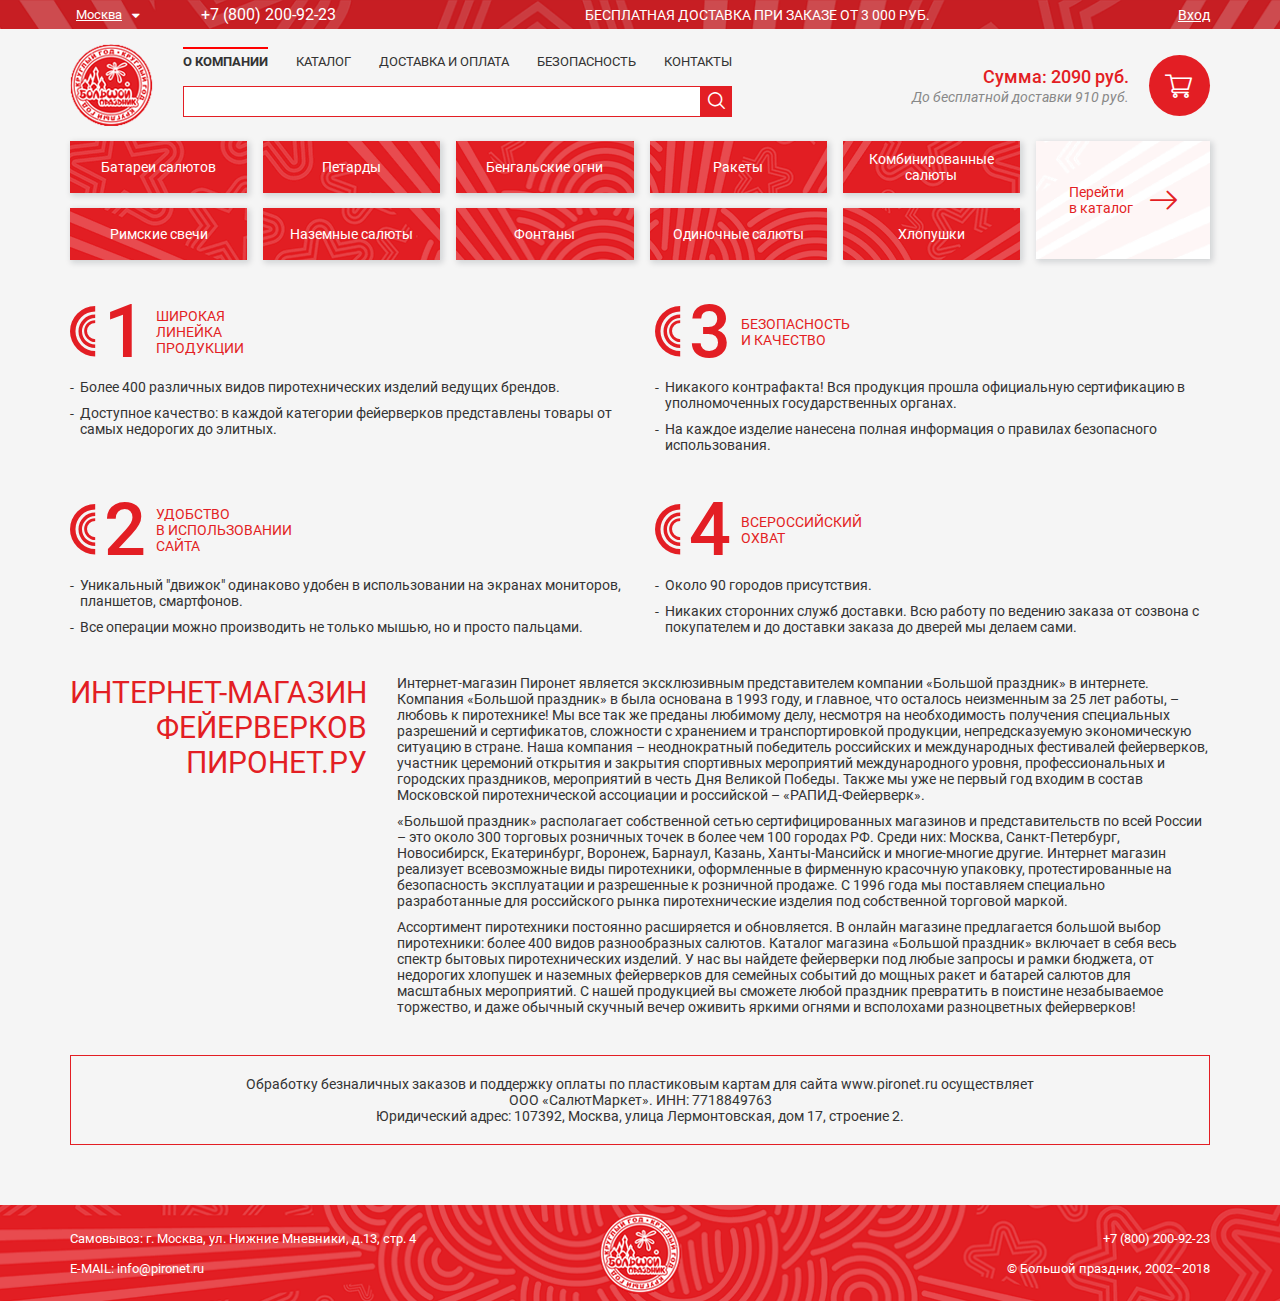
<file: about.html>
<!DOCTYPE html>
<html lang="ru">
  <head>
    <title>About</title>
    <meta charset="utf-8">
    <meta http-equiv="X-UA-Compatible" content="IE=edge">
    <meta name="viewport" content="width=device-width, initial-scale=1, max-scale=1">
    <link rel="shortcut icon" href="favicon.ico">
    <link rel="apple-touch-icon" href="apple-touch-icon.png">
    <link href="libs/swiper/dist/css/swiper.min.css" rel="stylesheet">
    <link href="fonts/icomoon/style.css" rel="stylesheet">
    <link href="fonts/Roboto/stylesheet.css" rel="stylesheet">
    <link href="css/style.css" rel="stylesheet">
  </head>
  <body><!--[if lt IE 10]>
    <p class="browserupgrade">Ваш браузер  <strong>устарел</strong>. Пожалуйста <a href="http://browsehappy.com/">обновите ваш браузер</a> для корректного отображения сайтов.</p><![endif]-->
    <div class="page" id="app">
      <header class="page__header">
        <header>
          <div class="top-panel">
            <div class="container">
              <div class="row top-panel__row">
                <div class="col-auto d-flex align-items-center">
                  <div class="top-panel__city">
                    <button class="city-choise"> <span>Москва</span><i class="icm icm-icon_drop-down"></i></button>
                  </div>
                  <div class="top-panel__tel"><a href="tel:+78002009223">+7 (800) 200-92-23</a></div>
                </div>
                <div class="col top-panel__ad"><span>Бесплатная доставка при заказе от 3 000 руб.</span></div>
                <div class="col-auto top-panel__account">
                  <div class="top-account"><a class="top-account__link custom-link" href="#">Вход</a></div>
                </div>
              </div>
            </div>
          </div>
          <div class="main-header">
            <div class="container">
              <div class="row main-header__row">
                <div class="col-auto main-header__logo"><a class="header-logo off-link" href="#"><img class="header-logo__img" src="img/main-logo.png" alt="Большой праздник"/></a></div>
                <div class="col-auto main-header__main">
                  <nav class="main-header__nav">
                    <ul class="header-nav">
                      <li class="header-nav__item"><a class="header-nav__link header-nav__link_active" href="#">о компании</a></li>
                      <li class="header-nav__item"><a class="header-nav__link" href="#">КАТАЛОГ</a></li>
                      <li class="header-nav__item"><a class="header-nav__link" href="#">дОСТАВКА И ОПЛАТА</a></li>
                      <li class="header-nav__item"><a class="header-nav__link" href="#">БЕЗОПАСНОСТЬ</a></li>
                      <li class="header-nav__item"><a class="header-nav__link" href="#">контакты</a></li>
                    </ul>
                  </nav>
                  <div class="main-header__search">
                    <form class="header-search" action="">
                      <input class="header-search__input" type="text"/>
                      <button class="header-search__submit" type="submit"><i class="icm icm-icon_search"></i></button>
                    </form>
                  </div>
                </div>
                <div class="col main-header__cart">
                  <div class="header-cart">
                    <div class="header-cart__content">
                      <p class="header-cart__sum">Сумма: 2090 руб.</p>
                      <p class="header-cart__del-info">До бесплатной доставки 910 руб.</p>
                    </div><a class="header-cart__icon" href="#"><i class="icm icm-icon_shopping_cart"></i></a>
                  </div>
                </div>
              </div>
            </div>
          </div>
        </header>
      </header>
      <main class="page__main">
        <div class="container mb-2">
          <nav class="catalog-nav">
            <ul class="catalog-nav__list">
              <li class="catalog-nav__item"><a class="catalog-nav__link" href="#">Батареи салютов</a></li>
              <li class="catalog-nav__item"><a class="catalog-nav__link" href="#">Петарды</a></li>
              <li class="catalog-nav__item"><a class="catalog-nav__link" href="#">Бенгальские огни</a></li>
              <li class="catalog-nav__item"><a class="catalog-nav__link" href="#">Ракеты</a></li>
              <li class="catalog-nav__item"><a class="catalog-nav__link" href="#">Комбинированные салюты</a></li>
              <li class="catalog-nav__item"><a class="catalog-nav__link" href="#">Римские свечи</a></li>
              <li class="catalog-nav__item"><a class="catalog-nav__link" href="#">Наземные салюты</a></li>
              <li class="catalog-nav__item"><a class="catalog-nav__link" href="#">Фонтаны</a></li>
              <li class="catalog-nav__item"><a class="catalog-nav__link" href="#">Одиночные салюты</a></li>
              <li class="catalog-nav__item"><a class="catalog-nav__link" href="#">Хлопушки</a></li>
            </ul><a class="catalog-nav__catalog" href="catalog.html"> <span>Перейти <br> в каталог</span><i class="icm icm-icon_right_arrow"></i></a>
          </nav>
        </div>
        <div class="container content">
          <div class="row">
            <div class="col-6 mb-4">
              <div class="h h_small d-flex align-items-center">
                <div class="h-steps mr-1"><i class="icm icm-circle"></i><span>1</span></div><span>ШИРОКАЯ <br> ЛИНЕЙКА <br> ПРОДУКЦИИ</span>
              </div>
              <ul class="ul ul_line">
                <li>Более 400 различных видов пиротехнических изделий ведущих брендов.</li>
                <li>Доступное качество: в каждой категории фейерверков представлены товары от самых недорогих до элитных.        </li>
              </ul>
            </div>
            <div class="col-6 mb-4">
              <div class="h h_small d-flex align-items-center">
                <div class="h-steps mr-1"><i class="icm icm-circle"></i><span>3</span></div><span>БЕЗОПАСНОСТЬ <br> И КАЧЕСТВО</span>
              </div>
              <ul class="ul ul_line">
                <li>Никакого контрафакта! Вся продукция прошла официальную сертификацию в уполномоченных государственных органах.</li>
                <li>На каждое изделие нанесена полная информация о правилах безопасного использования.</li>
              </ul>
            </div>
            <div class="col-6 mb-4">
              <div class="h h_small d-flex align-items-center">
                <div class="h-steps mr-1"><i class="icm icm-circle"></i><span>2</span></div><span>УДОБСТВО <br> В ИСПОЛЬЗОВАНИИ <br> САЙТА</span>
              </div>
              <ul class="ul ul_line">
                <li>Уникальный "движок" одинаково удобен в использовании на экранах мониторов, планшетов, смартфонов.</li>
                <li>Все операции можно производить не только мышью, но и просто пальцами.</li>
              </ul>
            </div>
            <div class="col-6 mb-4">
              <div class="h h_small d-flex align-items-center">
                <div class="h-steps mr-1"><i class="icm icm-circle"></i><span>4</span></div><span>ВСЕРОССИЙСКИЙ <br> ОХВАТ</span>
              </div>
              <ul class="ul ul_line">
                <li>Около 90 городов присутствия.</li>
                <li>Никаких сторонних служб доставки. Всю работу по ведению заказа от созвона с покупателем и до доставки заказа до дверей мы делаем сами.</li>
              </ul>
            </div>
          </div>
        </div>
        <div class="container content mb-6">
          <div class="row mb-4">
            <div class="col-auto ta-right">
              <h1 class="h h_big">Интернет-магазин <br> фейерверков <br> Пиронет.ру</h1>
            </div>
            <div class="col">
              <p>Интернет-магазин Пиронет является эксклюзивным представителем компании «Большой праздник» в интернете. Компания «Большой праздник» в была основана в 1993 году, и главное, что осталось неизменным за 25 лет работы, – любовь к пиротехнике! Мы все так же преданы любимому делу, несмотря на необходимость получения специальных разрешений и сертификатов, сложности с хранением и транспортировкой продукции, непредсказуемую экономическую ситуацию в стране. Наша компания – неоднократный победитель российских и международных фестивалей фейерверков, участник церемоний открытия и закрытия спортивных мероприятий международного уровня, профессиональных и городских праздников, мероприятий в честь Дня Великой Победы. Также мы уже не первый год входим в состав Московской пиротехнической ассоциации и российской – «РАПИД-Фейерверк».</p>
              <p>«Большой праздник» располагает собственной сетью сертифицированных магазинов и представительств по всей России – это около 300 торговых розничных точек в более чем 100 городах РФ. Среди них: Москва, Санкт-Петербург, Новосибирск, Екатеринбург, Воронеж, Барнаул, Казань, Ханты-Мансийск и многие-многие другие. Интернет магазин реализует всевозможные виды пиротехники, оформленные в фирменную красочную упаковку, протестированные на безопасность эксплуатации и разрешенные к розничной продаже. С 1996 года мы поставляем специально разработанные для российского рынка пиротехнические изделия под собственной торговой маркой.</p>
              <p>Ассортимент пиротехники постоянно расширяется и обновляется. В онлайн магазине предлагается большой выбор пиротехники: более 400 видов разнообразных салютов. Каталог магазина «Большой праздник» включает в себя весь спектр бытовых пиротехнических изделий. У нас вы найдете фейерверки под любые запросы и рамки бюджета, от недорогих хлопушек и наземных фейерверков для семейных событий до мощных ракет и батарей салютов для масштабных мероприятий. С нашей продукцией вы сможете любой праздник превратить в поистине незабываемое торжество, и даже обычный скучный вечер оживить яркими огнями и всполохами разноцветных фейерверков!</p>
            </div>
          </div>
          <div class="note-block">
            <p class="m-0 color-muted-200">Обработку безналичных заказов и поддержку оплаты по пластиковым картам для сайта www.pironet.ru осуществляет</p>
            <p class="m-0 color-muted-200">ООО «СалютМаркет». ИНН: 7718849763</p>
            <p class="m-0 color-muted-200">Юридический адрес: 107392, Москва, улица Лермонтовская, дом 17, строение 2.</p>
          </div>
        </div>
      </main>
      <footer class="page__footer">
        <footer class="main-footer">
          <div class="container">
            <div class="row align-items-center">
              <div class="col main-footer__address">
                <p>Самовывоз: г. Москва, ул. Нижние Мневники, д.13, стр. 4 </p><br/>
                <p><a href="mailro:info@pironet.ru">E-MAIL: info@pironet.ru</a></p>
              </div>
              <div class="col-auto main-footer__logo"><a class="footer-logo off-link" href="#"><img class="header-logo__img" src="img/main-logo.png" alt="Большой праздник"/></a></div>
              <div class="col">
                <p><a href="tel: +78002009223">+7 (800) 200-92-23</a></p><br/>
                <p>© Большой праздник, 2002–2018</p>
              </div>
            </div>
          </div>
        </footer>
      </footer>
    </div>
    <script src="libs/jquery/dist/jquery.min.js"></script>
    <script src="libs/swiper/dist/js/swiper.min.js"></script>
    <script src="js/custom.js"></script>
  </body>
</html>
</file>
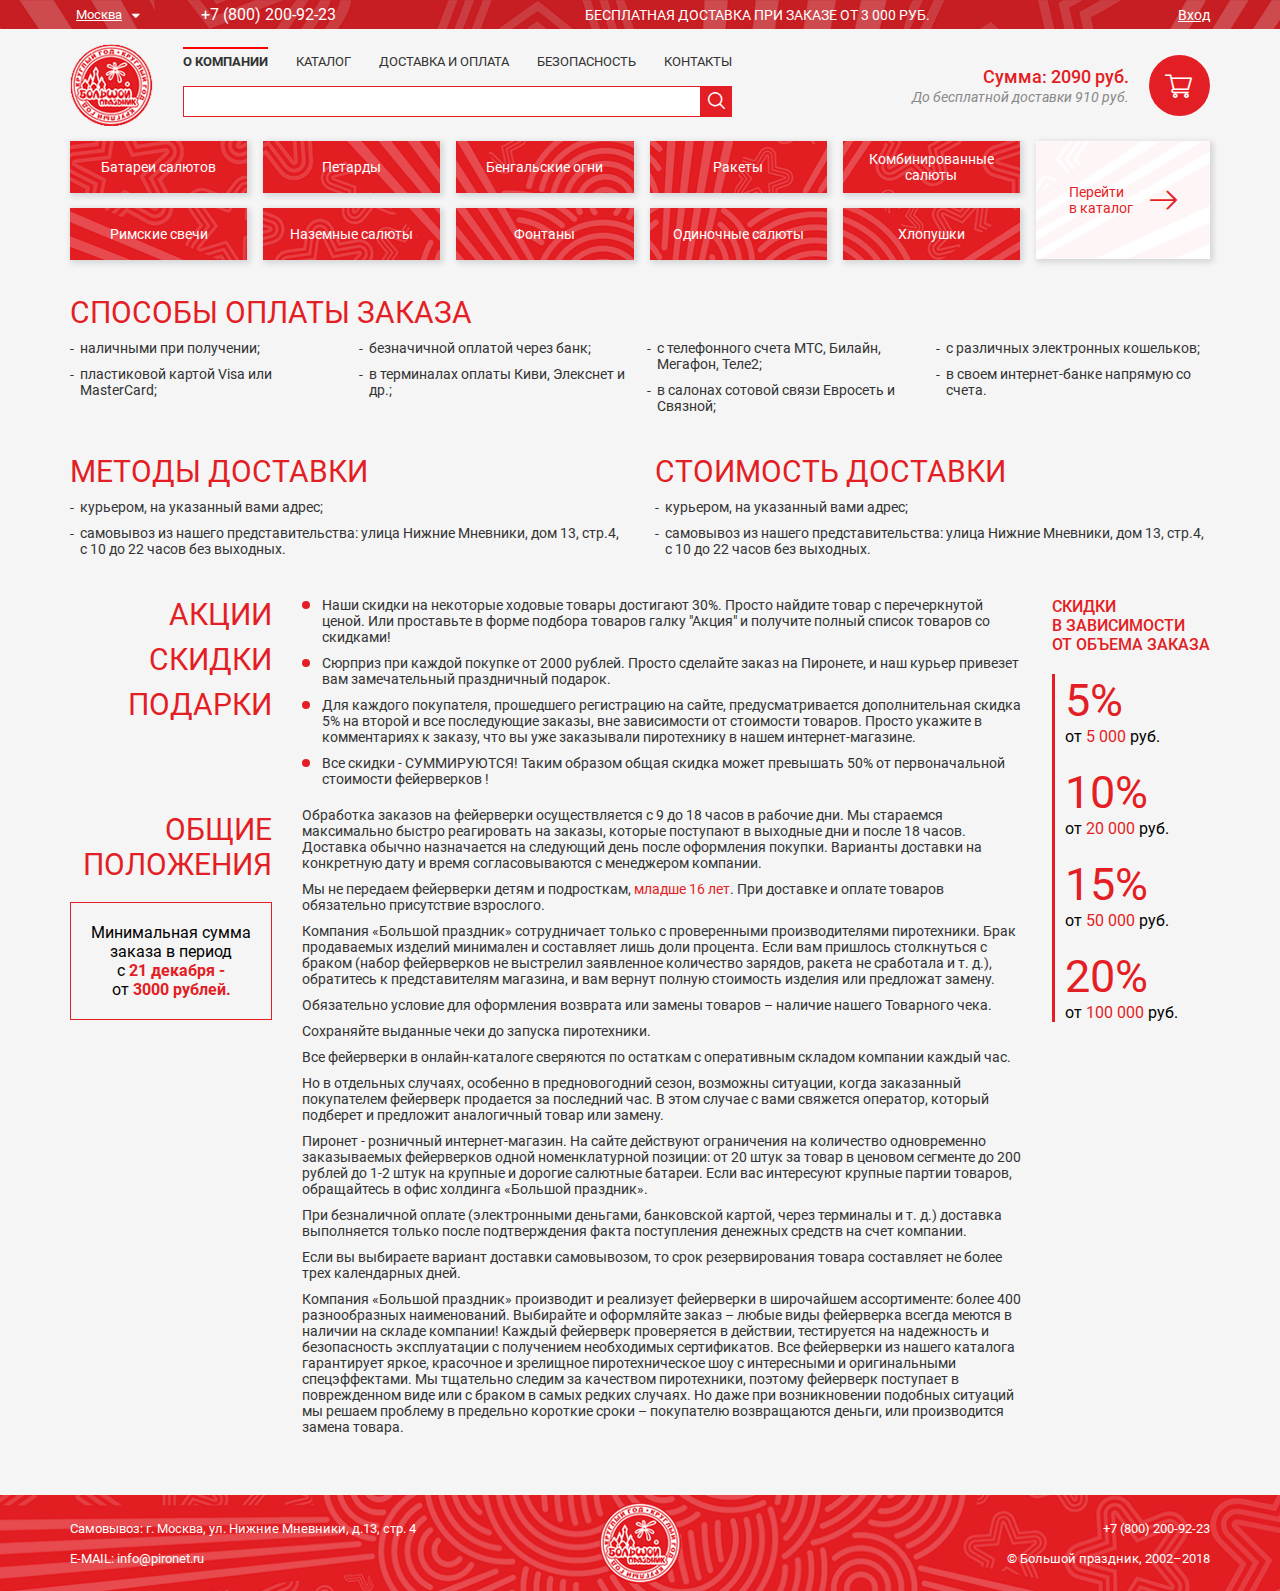
<file: delivery.html>
<!DOCTYPE html>
<html lang="ru">
  <head>
    <title>Delivery</title>
    <meta charset="utf-8">
    <meta http-equiv="X-UA-Compatible" content="IE=edge">
    <meta name="viewport" content="width=device-width, initial-scale=1, max-scale=1">
    <link rel="shortcut icon" href="favicon.ico">
    <link rel="apple-touch-icon" href="apple-touch-icon.png">
    <link href="libs/swiper/dist/css/swiper.min.css" rel="stylesheet">
    <link href="fonts/icomoon/style.css" rel="stylesheet">
    <link href="fonts/Roboto/stylesheet.css" rel="stylesheet">
    <link href="css/style.css" rel="stylesheet">
  </head>
  <body><!--[if lt IE 10]>
    <p class="browserupgrade">Ваш браузер  <strong>устарел</strong>. Пожалуйста <a href="http://browsehappy.com/">обновите ваш браузер</a> для корректного отображения сайтов.</p><![endif]-->
    <div class="page" id="app">
      <header class="page__header">
        <header>
          <div class="top-panel">
            <div class="container">
              <div class="row top-panel__row">
                <div class="col-auto d-flex align-items-center">
                  <div class="top-panel__city">
                    <button class="city-choise"> <span>Москва</span><i class="icm icm-icon_drop-down"></i></button>
                  </div>
                  <div class="top-panel__tel"><a href="tel:+78002009223">+7 (800) 200-92-23</a></div>
                </div>
                <div class="col top-panel__ad"><span>Бесплатная доставка при заказе от 3 000 руб.</span></div>
                <div class="col-auto top-panel__account">
                  <div class="top-account"><a class="top-account__link custom-link" href="#">Вход</a></div>
                </div>
              </div>
            </div>
          </div>
          <div class="main-header">
            <div class="container">
              <div class="row main-header__row">
                <div class="col-auto main-header__logo"><a class="header-logo off-link" href="#"><img class="header-logo__img" src="img/main-logo.png" alt="Большой праздник"/></a></div>
                <div class="col-auto main-header__main">
                  <nav class="main-header__nav">
                    <ul class="header-nav">
                      <li class="header-nav__item"><a class="header-nav__link header-nav__link_active" href="#">о компании</a></li>
                      <li class="header-nav__item"><a class="header-nav__link" href="#">КАТАЛОГ</a></li>
                      <li class="header-nav__item"><a class="header-nav__link" href="#">дОСТАВКА И ОПЛАТА</a></li>
                      <li class="header-nav__item"><a class="header-nav__link" href="#">БЕЗОПАСНОСТЬ</a></li>
                      <li class="header-nav__item"><a class="header-nav__link" href="#">контакты</a></li>
                    </ul>
                  </nav>
                  <div class="main-header__search">
                    <form class="header-search" action="">
                      <input class="header-search__input" type="text"/>
                      <button class="header-search__submit" type="submit"><i class="icm icm-icon_search"></i></button>
                    </form>
                  </div>
                </div>
                <div class="col main-header__cart">
                  <div class="header-cart">
                    <div class="header-cart__content">
                      <p class="header-cart__sum">Сумма: 2090 руб.</p>
                      <p class="header-cart__del-info">До бесплатной доставки 910 руб.</p>
                    </div><a class="header-cart__icon" href="#"><i class="icm icm-icon_shopping_cart"></i></a>
                  </div>
                </div>
              </div>
            </div>
          </div>
        </header>
      </header>
      <main class="page__main">
        <div class="container mb-2">
          <nav class="catalog-nav">
            <ul class="catalog-nav__list">
              <li class="catalog-nav__item"><a class="catalog-nav__link" href="#">Батареи салютов</a></li>
              <li class="catalog-nav__item"><a class="catalog-nav__link" href="#">Петарды</a></li>
              <li class="catalog-nav__item"><a class="catalog-nav__link" href="#">Бенгальские огни</a></li>
              <li class="catalog-nav__item"><a class="catalog-nav__link" href="#">Ракеты</a></li>
              <li class="catalog-nav__item"><a class="catalog-nav__link" href="#">Комбинированные салюты</a></li>
              <li class="catalog-nav__item"><a class="catalog-nav__link" href="#">Римские свечи</a></li>
              <li class="catalog-nav__item"><a class="catalog-nav__link" href="#">Наземные салюты</a></li>
              <li class="catalog-nav__item"><a class="catalog-nav__link" href="#">Фонтаны</a></li>
              <li class="catalog-nav__item"><a class="catalog-nav__link" href="#">Одиночные салюты</a></li>
              <li class="catalog-nav__item"><a class="catalog-nav__link" href="#">Хлопушки</a></li>
            </ul><a class="catalog-nav__catalog" href="catalog.html"> <span>Перейти <br> в каталог</span><i class="icm icm-icon_right_arrow"></i></a>
          </nav>
        </div>
        <section class="container mb-6">
          <div class="row mb-4 content">
            <div class="col-12 mb-4">
              <div class="h h_big">способы оплаты заказа</div>
              <ul class="ul ul_line columns-4">
                <li>наличными при получении;</li>
                <li>пластиковой картой Visa или MasterCard;</li>
                <li>безначичной оплатой через банк;</li>
                <li>в терминалах оплаты Киви, Элекснет и др.;</li>
                <li>с телефонного счета МТС, Билайн, Мегафон, Теле2;</li>
                <li>в салонах сотовой связи Евросеть и Связной;</li>
                <li>с различных электронных кошельков;</li>
                <li>в своем интернет-банке напрямую со счета.</li>
              </ul>
            </div>
            <div class="col-6">
              <div class="h h_big">методы доставки</div>
              <ul class="ul ul_line">
                <li>курьером, на указанный вами адрес;</li>
                <li>самовывоз из нашего представительства: улица Нижние Мневники, дом 13, стр.4, с 10 до 22 часов без выходных.</li>
              </ul>
            </div>
            <div class="col-6">
              <div class="h h_big">стоимость доставки</div>
              <ul class="ul ul_line">
                <li>курьером, на указанный вами адрес;</li>
                <li>самовывоз из нашего представительства: улица Нижние Мневники, дом 13, стр.4, с 10 до 22 часов без выходных.</li>
              </ul>
            </div>
          </div>
          <div class="row">
            <div class="col-auto">
              <div class="ta-right">
                <ul class="off-list mb-9">
                  <li class="h h_big"><a class="off-link" href="#">Акции</a></li>
                  <li class="h h_big"><a class="off-link" href="#">Скидки</a></li>
                  <li class="h h_big"><a class="off-link" href="#">Подарки</a></li>
                </ul>
                <p class="h h_big mb-2">Общие <br> положения</p>
                <div class="note-block">
                  <p>Минимальная сумма <br> заказа в период <br> с <b class="fz-16 color-red">21 декабря -</b> <br> от <b class="color-red fz-16">3000 рублей.</b></p>
                </div>
              </div>
            </div>
            <div class="col content">
              <ul class="mb-2">
                <li>Наши скидки на некоторые ходовые товары достигают 30%. Просто найдите товар с перечеркнутой ценой. Или проставьте в форме подбора товаров галку "Акция" и получите полный список товаров со скидками!</li>
                <li>Сюрприз при каждой покупке от 2000 рублей. Просто сделайте заказ на Пиронете, и наш курьер привезет вам замечательный праздничный подарок. </li>
                <li>Для каждого покупателя, прошедшего регистрацию на сайте, предусматривается дополнительная скидка 5% на второй и все последующие заказы, вне зависимости от стоимости товаров. Просто укажите в комментариях к заказу, что вы уже заказывали пиротехнику в нашем интернет-магазине.</li>
                <li>Все скидки - СУММИРУЮТСЯ! Таким образом общая скидка может превышать 50% от первоначальной стоимости фейерверков ! </li>
              </ul>
              <p>Обработка заказов на фейерверки осуществляется с 9 до 18 часов в рабочие дни. Мы стараемся максимально быстро реагировать на заказы, которые поступают в выходные дни и после 18 часов. Доставка обычно назначается на следующий день после оформления покупки. Варианты доставки на конкретную дату и время согласовываются с менеджером компании.</p>
              <p>Мы не передаем фейерверки детям и подросткам, <span class="color-red">младше 16 лет</span>. При доставке и оплате товаров обязательно присутствие взрослого.</p>
              <p>Компания «Большой праздник» сотрудничает только с проверенными производителями пиротехники. Брак продаваемых изделий минимален и составляет лишь доли процента. Если вам пришлось столкнуться с браком (набор фейерверков не выстрелил заявленное количество зарядов, ракета не сработала и т. д.), обратитесь к представителям магазина, и вам вернут полную стоимость изделия или предложат замену.</p>
              <p>Обязательно условие для оформления возврата или замены товаров – наличие нашего Товарного чека.</p>
              <p>Сохраняйте выданные чеки до запуска пиротехники.</p>
              <p>Все фейерверки в онлайн-каталоге сверяются по остаткам с оперативным складом компании каждый час.</p>
              <p>Но в отдельных случаях, особенно в предновогодний сезон, возможны ситуации, когда заказанный покупателем фейерверк продается за последний час. В этом случае с вами свяжется оператор, который подберет и предложит аналогичный товар или замену.</p>
              <p>Пиронет - розничный интернет-магазин. На сайте действуют ограничения на количество одновременно заказываемых фейерверков одной номенклатурной позиции: от 20 штук за товар в ценовом сегменте до 200 рублей до 1-2 штук на крупные и дорогие салютные батареи. Если вас интересуют крупные партии товаров, обращайтесь в офис холдинга «Большой праздник».</p>
              <p>При безналичной оплате (электронными деньгами, банковской картой, через терминалы и т. д.) доставка выполняется только после подтверждения факта поступления денежных средств на счет компании.</p>
              <p>Если вы выбираете вариант доставки самовывозом, то срок резервирования товара составляет не более трех календарных дней.</p>
              <p>Компания «Большой праздник» производит и реализует фейерверки в широчайшем ассортименте: более 400 разнообразных наименований. Выбирайте и оформляйте заказ – любые виды фейерверка всегда  меются в наличии на складе компании! Каждый фейерверк проверяется в действии, тестируется на надежность и безопасность эксплуатации с получением необходимых сертификатов. Все фейерверки из нашего каталога гарантирует яркое, красочное и зрелищное пиротехническое шоу с интересными и оригинальными спецэффектами. Мы тщательно следим за качеством пиротехники, поэтому фейерверк поступает в поврежденном виде или с браком в самых редких случаях. Но даже при возникновении подобных ситуаций мы решаем проблему в предельно короткие сроки – покупателю возвращаются деньги, или производится замена товара.</p>
            </div>
            <div class="col-auto">
              <div class="h fz-16 fw-500 mb-2">СКИДКИ <br> В ЗАВИСИМОСТИ <br> ОТ ОБЪЕМА ЗАКАЗА</div>
              <ul class="action-col">
                <li class="action-col__item"><span class="action-col__percent">5% </span><span>от <span class="color-red fz-16">5 000</span> руб.</span></li>
                <li class="action-col__item"><span class="action-col__percent">10%</span><span>от <span class="color-red fz-16">20 000</span> руб.</span></li>
                <li class="action-col__item"><span class="action-col__percent">15% </span><span>от <span class="color-red fz-16">50 000</span> руб.</span></li>
                <li class="action-col__item"><span class="action-col__percent">20% </span><span>от <span class="color-red fz-16">100 000</span> руб.</span></li>
              </ul>
            </div>
          </div>
        </section>
      </main>
      <footer class="page__footer">
        <footer class="main-footer">
          <div class="container">
            <div class="row align-items-center">
              <div class="col main-footer__address">
                <p>Самовывоз: г. Москва, ул. Нижние Мневники, д.13, стр. 4 </p><br/>
                <p><a href="mailro:info@pironet.ru">E-MAIL: info@pironet.ru</a></p>
              </div>
              <div class="col-auto main-footer__logo"><a class="footer-logo off-link" href="#"><img class="header-logo__img" src="img/main-logo.png" alt="Большой праздник"/></a></div>
              <div class="col">
                <p><a href="tel: +78002009223">+7 (800) 200-92-23</a></p><br/>
                <p>© Большой праздник, 2002–2018</p>
              </div>
            </div>
          </div>
        </footer>
      </footer>
    </div>
    <script src="libs/jquery/dist/jquery.min.js"></script>
    <script src="libs/swiper/dist/js/swiper.min.js"></script>
    <script src="js/custom.js"></script>
  </body>
</html>
</file>
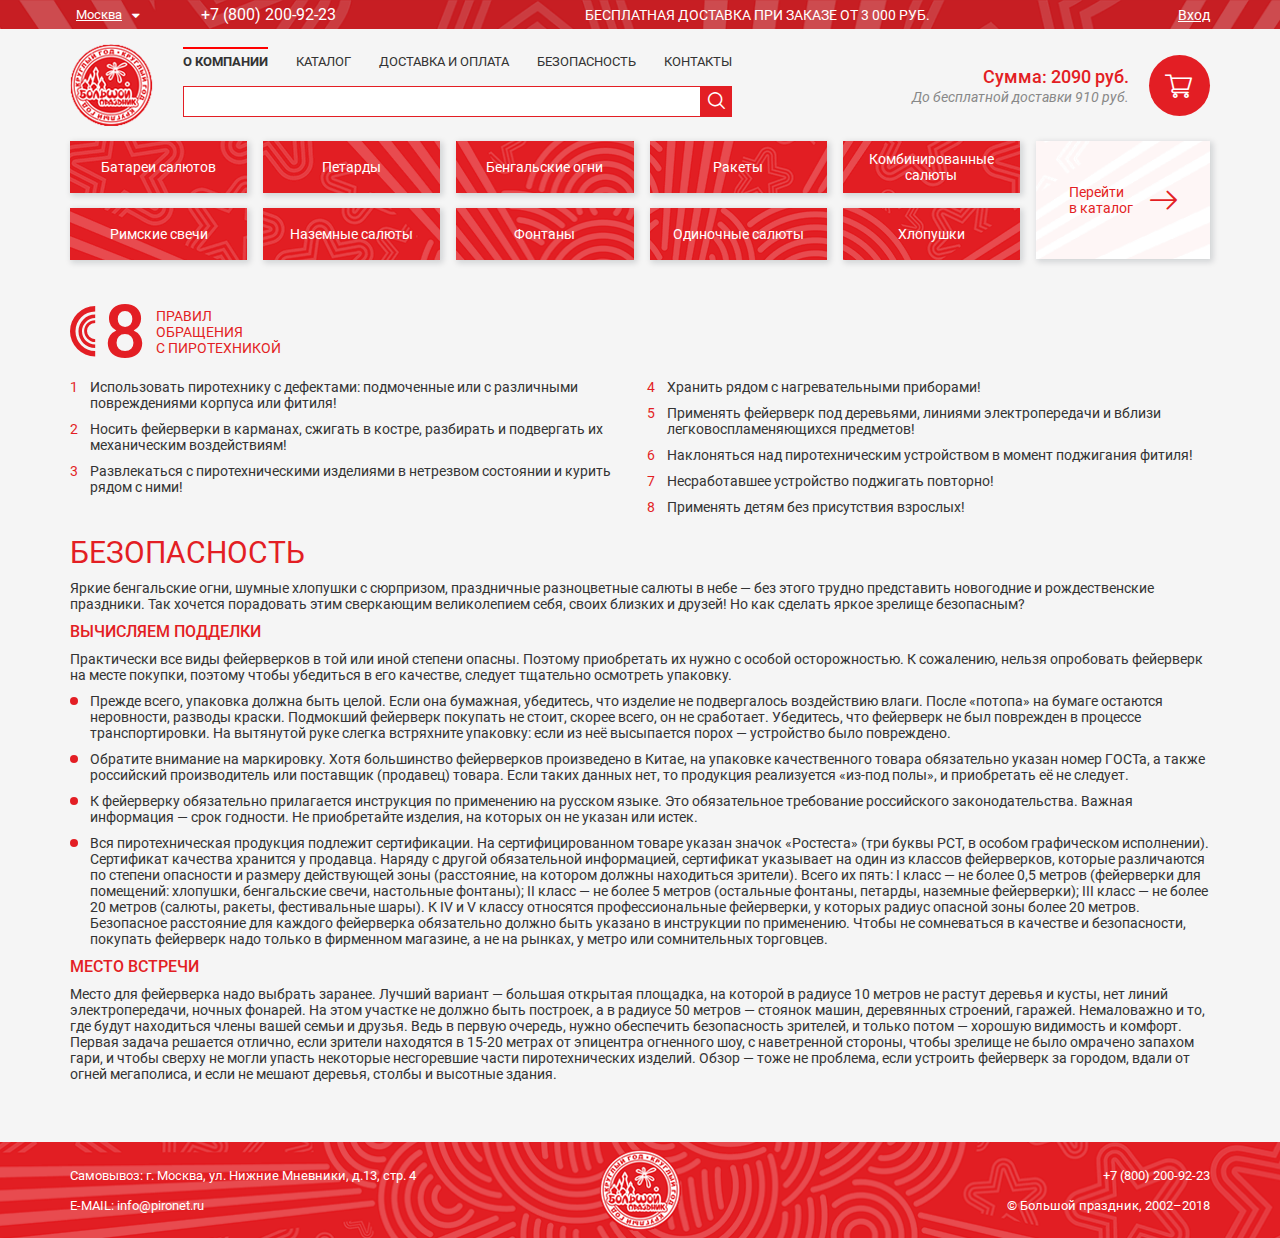
<file: security.html>
<!DOCTYPE html>
<html lang="ru">
  <head>
    <title>Security</title>
    <meta charset="utf-8">
    <meta http-equiv="X-UA-Compatible" content="IE=edge">
    <meta name="viewport" content="width=device-width, initial-scale=1, max-scale=1">
    <link rel="shortcut icon" href="favicon.ico">
    <link rel="apple-touch-icon" href="apple-touch-icon.png">
    <link href="libs/swiper/dist/css/swiper.min.css" rel="stylesheet">
    <link href="fonts/icomoon/style.css" rel="stylesheet">
    <link href="fonts/Roboto/stylesheet.css" rel="stylesheet">
    <link href="css/style.css" rel="stylesheet">
  </head>
  <body><!--[if lt IE 10]>
    <p class="browserupgrade">Ваш браузер  <strong>устарел</strong>. Пожалуйста <a href="http://browsehappy.com/">обновите ваш браузер</a> для корректного отображения сайтов.</p><![endif]-->
    <div class="page" id="app">
      <header class="page__header">
        <header>
          <div class="top-panel">
            <div class="container">
              <div class="row top-panel__row">
                <div class="col-auto d-flex align-items-center">
                  <div class="top-panel__city">
                    <button class="city-choise"> <span>Москва</span><i class="icm icm-icon_drop-down"></i></button>
                  </div>
                  <div class="top-panel__tel"><a href="tel:+78002009223">+7 (800) 200-92-23</a></div>
                </div>
                <div class="col top-panel__ad"><span>Бесплатная доставка при заказе от 3 000 руб.</span></div>
                <div class="col-auto top-panel__account">
                  <div class="top-account"><a class="top-account__link custom-link" href="#">Вход</a></div>
                </div>
              </div>
            </div>
          </div>
          <div class="main-header">
            <div class="container">
              <div class="row main-header__row">
                <div class="col-auto main-header__logo"><a class="header-logo off-link" href="#"><img class="header-logo__img" src="img/main-logo.png" alt="Большой праздник"/></a></div>
                <div class="col-auto main-header__main">
                  <nav class="main-header__nav">
                    <ul class="header-nav">
                      <li class="header-nav__item"><a class="header-nav__link header-nav__link_active" href="#">о компании</a></li>
                      <li class="header-nav__item"><a class="header-nav__link" href="#">КАТАЛОГ</a></li>
                      <li class="header-nav__item"><a class="header-nav__link" href="#">дОСТАВКА И ОПЛАТА</a></li>
                      <li class="header-nav__item"><a class="header-nav__link" href="#">БЕЗОПАСНОСТЬ</a></li>
                      <li class="header-nav__item"><a class="header-nav__link" href="#">контакты</a></li>
                    </ul>
                  </nav>
                  <div class="main-header__search">
                    <form class="header-search" action="">
                      <input class="header-search__input" type="text"/>
                      <button class="header-search__submit" type="submit"><i class="icm icm-icon_search"></i></button>
                    </form>
                  </div>
                </div>
                <div class="col main-header__cart">
                  <div class="header-cart">
                    <div class="header-cart__content">
                      <p class="header-cart__sum">Сумма: 2090 руб.</p>
                      <p class="header-cart__del-info">До бесплатной доставки 910 руб.</p>
                    </div><a class="header-cart__icon" href="#"><i class="icm icm-icon_shopping_cart"></i></a>
                  </div>
                </div>
              </div>
            </div>
          </div>
        </header>
      </header>
      <main class="page__main">
        <div class="container mb-2">
          <nav class="catalog-nav">
            <ul class="catalog-nav__list">
              <li class="catalog-nav__item"><a class="catalog-nav__link" href="#">Батареи салютов</a></li>
              <li class="catalog-nav__item"><a class="catalog-nav__link" href="#">Петарды</a></li>
              <li class="catalog-nav__item"><a class="catalog-nav__link" href="#">Бенгальские огни</a></li>
              <li class="catalog-nav__item"><a class="catalog-nav__link" href="#">Ракеты</a></li>
              <li class="catalog-nav__item"><a class="catalog-nav__link" href="#">Комбинированные салюты</a></li>
              <li class="catalog-nav__item"><a class="catalog-nav__link" href="#">Римские свечи</a></li>
              <li class="catalog-nav__item"><a class="catalog-nav__link" href="#">Наземные салюты</a></li>
              <li class="catalog-nav__item"><a class="catalog-nav__link" href="#">Фонтаны</a></li>
              <li class="catalog-nav__item"><a class="catalog-nav__link" href="#">Одиночные салюты</a></li>
              <li class="catalog-nav__item"><a class="catalog-nav__link" href="#">Хлопушки</a></li>
            </ul><a class="catalog-nav__catalog" href="catalog.html"> <span>Перейти <br> в каталог</span><i class="icm icm-icon_right_arrow"></i></a>
          </nav>
        </div>
        <section class="container mb-6 content">
          <div class="row">
            <div class="col-12">
              <div class="h h_small d-flex align-items-center">
                <div class="h-steps mr-1"><i class="icm icm-circle"></i><span>8</span></div><span>правил <br> обращения <br> с пиротехникой</span>
              </div>
            </div>
            <div class="col-12">
              <ol class="mb-2 columns-2">
                <li>Использовать пиротехнику с дефектами: подмоченные или с различными повреждениями корпуса или фитиля!</li>
                <li>Носить фейерверки в карманах, сжигать в костре, разбирать и подвергать их механическим воздействиям!</li>
                <li>Развлекаться с пиротехническими изделиями в нетрезвом состоянии и курить рядом с ними!</li>
                <li>Хранить рядом с нагревательными приборами!</li>
                <li>Применять фейерверк под деревьями, линиями электропередачи и вблизи легковоспламеняющихся предметов!</li>
                <li>Наклоняться над пиротехническим устройством в момент поджигания фитиля!</li>
                <li>Несработавшее устройство поджигать повторно!</li>
                <li>Применять детям без присутствия взрослых!</li>
              </ol>
            </div>
          </div>
          <div class="row">
            <div class="col">
              <p class="h h_big">бЕЗОПАСНОСТЬ</p>
              <p>Яркие бенгальские огни, шумные хлопушки с сюрпризом, праздничные разноцветные салюты в небе — без этого трудно представить новогодние и рождественские праздники. Так хочется порадовать этим сверкающим великолепием себя, своих близких и друзей! Но как сделать яркое зрелище безопасным?</p>
              <p class="color-red fw-500 fz-16">ВЫЧИСЛЯЕМ ПОДДЕЛКИ</p>
              <p>Практически все виды фейерверков в той или иной степени опасны. Поэтому приобретать их нужно с особой осторожностью. К сожалению, нельзя опробовать фейерверк на месте покупки, поэтому чтобы убедиться в его качестве, следует тщательно осмотреть упаковку.</p>
              <ul>
                <li>Прежде всего, упаковка должна быть целой. Если она бумажная, убедитесь, что изделие не подвергалось воздействию влаги. После «потопа» на бумаге остаются неровности, разводы краски. Подмокший фейерверк покупать не стоит, скорее всего, он не сработает. Убедитесь, что фейерверк не был поврежден в процессе транспортировки. На вытянутой руке слегка встряхните упаковку: если из неё высыпается порох — устройство было повреждено.</li>
                <li>Обратите внимание на маркировку. Хотя большинство фейерверков произведено в Китае, на упаковке качественного товара обязательно указан номер ГОСТа, а также российский производитель или поставщик (продавец) товара. Если таких данных нет, то продукция реализуется «из-под полы», и приобретать её не следует.</li>
                <li>К фейерверку обязательно прилагается инструкция по применению на русском языке. Это обязательное требование российского законодательства. Важная информация — срок годности. Не приобретайте изделия, на которых он не указан или истек.</li>
                <li>Вся пиротехническая продукция подлежит сертификации. На сертифицированном товаре указан значок «Ростеста» (три буквы РСТ, в особом графическом исполнении). Сертификат качества хранится у продавца. Наряду с другой обязательной информацией, сертификат указывает на один из классов фейерверков, которые различаются по степени опасности и размеру действующей зоны (расстояние, на котором должны находиться зрители). Всего их пять: I класс — не более 0,5 метров (фейерверки для помещений: хлопушки, бенгальские свечи, настольные фонтаны); II класс — не более 5 метров (остальные фонтаны, петарды, наземные фейерверки); III класс — не более 20 метров (салюты, ракеты, фестивальные шары). К IV и V классу относятся профессиональные фейерверки, у которых радиус опасной зоны более 20 метров. Безопасное расстояние для каждого фейерверка обязательно должно быть указано в инструкции по применению. Чтобы не сомневаться в качестве и безопасности, покупать фейерверк надо только в фирменном магазине, а не на рынках, у метро или сомнительных торговцев. </li>
              </ul>
              <p class="color-red fw-500 fz-16"> МЕСТО ВСТРЕЧИ</p>
              <p>Место для фейерверка надо выбрать заранее. Лучший вариант — большая открытая площадка, на которой в радиусе 10 метров не растут деревья и кусты, нет линий электропередачи, ночных фонарей. На этом участке не должно быть построек, а в радиусе 50 метров — стоянок машин, деревянных строений, гаражей. Немаловажно и то, где будут находиться члены вашей семьи и друзья. Ведь в первую очередь, нужно обеспечить безопасность зрителей, и только потом — хорошую видимость и комфорт. Первая задача решается отлично, если зрители находятся в 15-20 метрах от эпицентра огненного шоу, с наветренной стороны, чтобы зрелище не было омрачено запахом гари, и чтобы сверху не могли упасть некоторые несгоревшие части пиротехнических изделий. Обзор — тоже не проблема, если устроить фейерверк за городом, вдали от огней мегаполиса, и если не мешают деревья, столбы и высотные здания.</p>
            </div>
          </div>
        </section>
      </main>
      <footer class="page__footer">
        <footer class="main-footer">
          <div class="container">
            <div class="row align-items-center">
              <div class="col main-footer__address">
                <p>Самовывоз: г. Москва, ул. Нижние Мневники, д.13, стр. 4 </p><br/>
                <p><a href="mailro:info@pironet.ru">E-MAIL: info@pironet.ru</a></p>
              </div>
              <div class="col-auto main-footer__logo"><a class="footer-logo off-link" href="#"><img class="header-logo__img" src="img/main-logo.png" alt="Большой праздник"/></a></div>
              <div class="col">
                <p><a href="tel: +78002009223">+7 (800) 200-92-23</a></p><br/>
                <p>© Большой праздник, 2002–2018</p>
              </div>
            </div>
          </div>
        </footer>
      </footer>
    </div>
    <script src="libs/jquery/dist/jquery.min.js"></script>
    <script src="libs/swiper/dist/js/swiper.min.js"></script>
    <script src="js/custom.js"></script>
  </body>
</html>
</file>
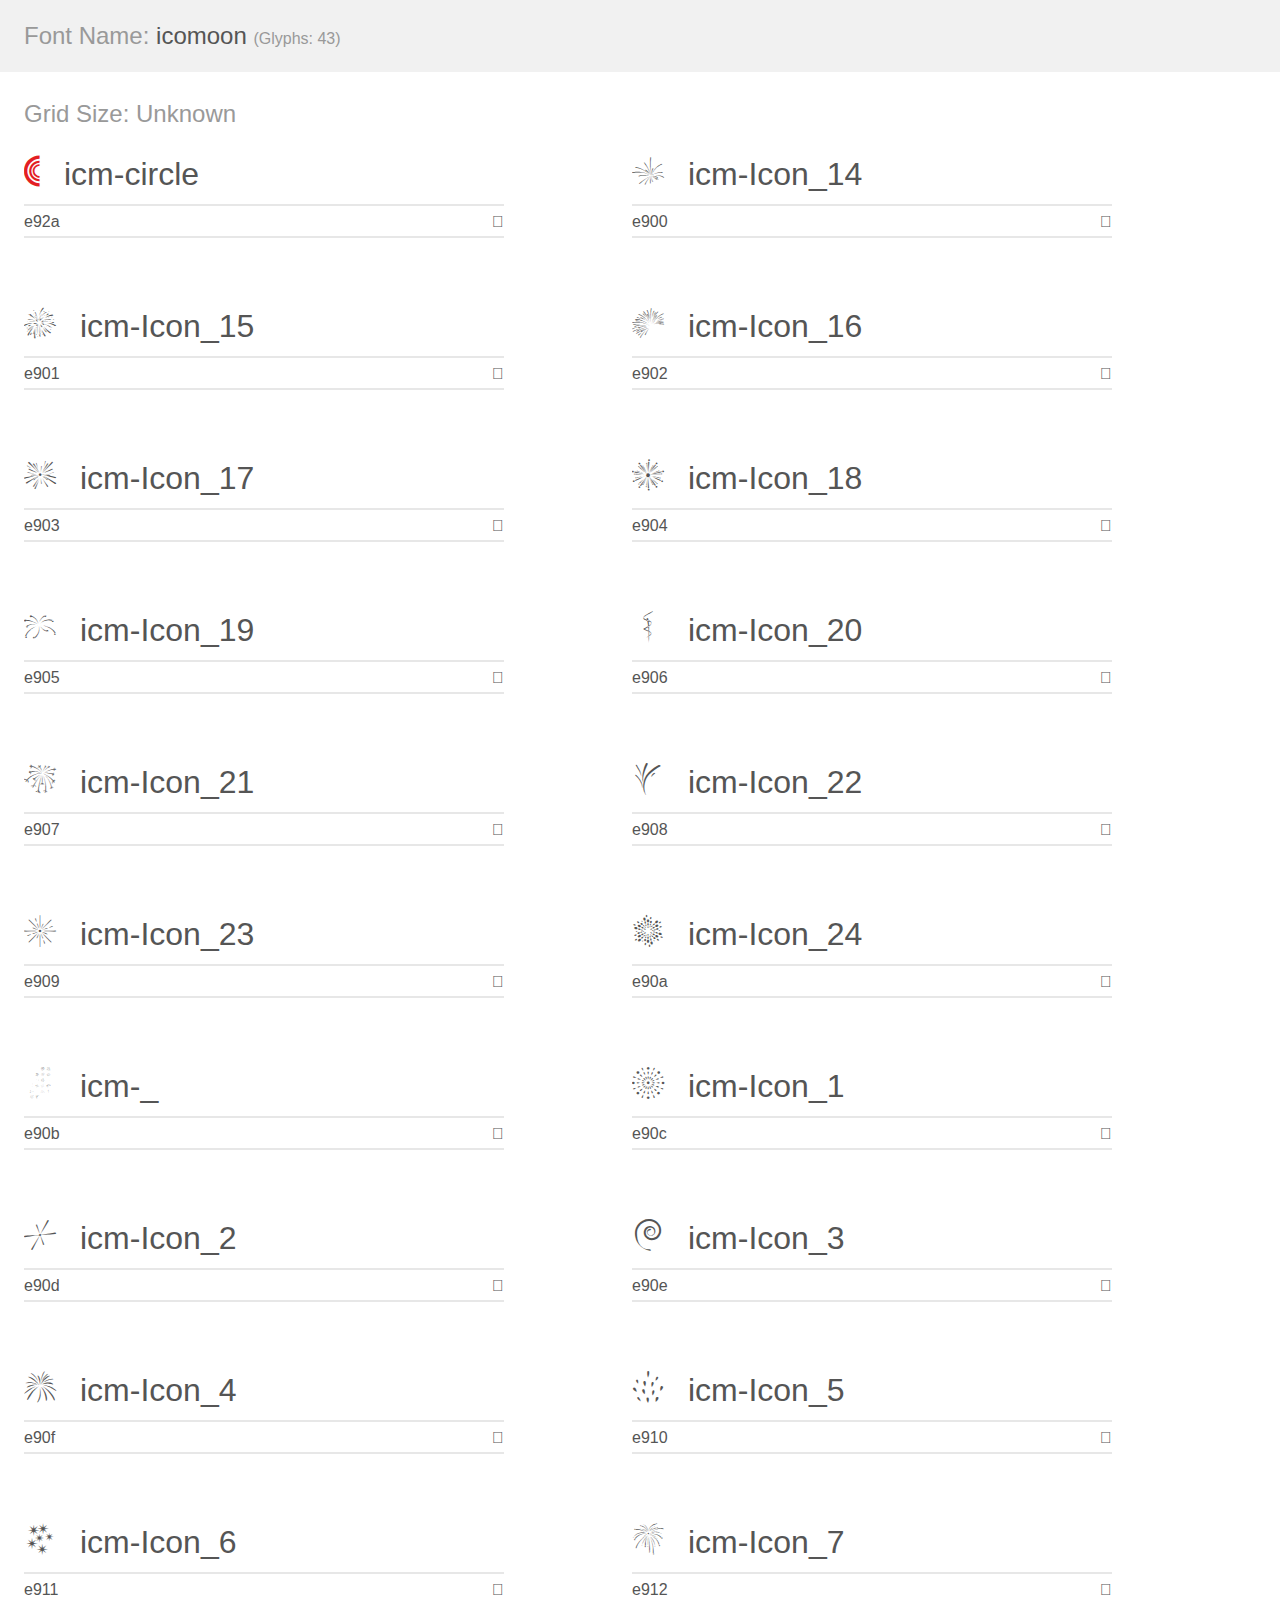
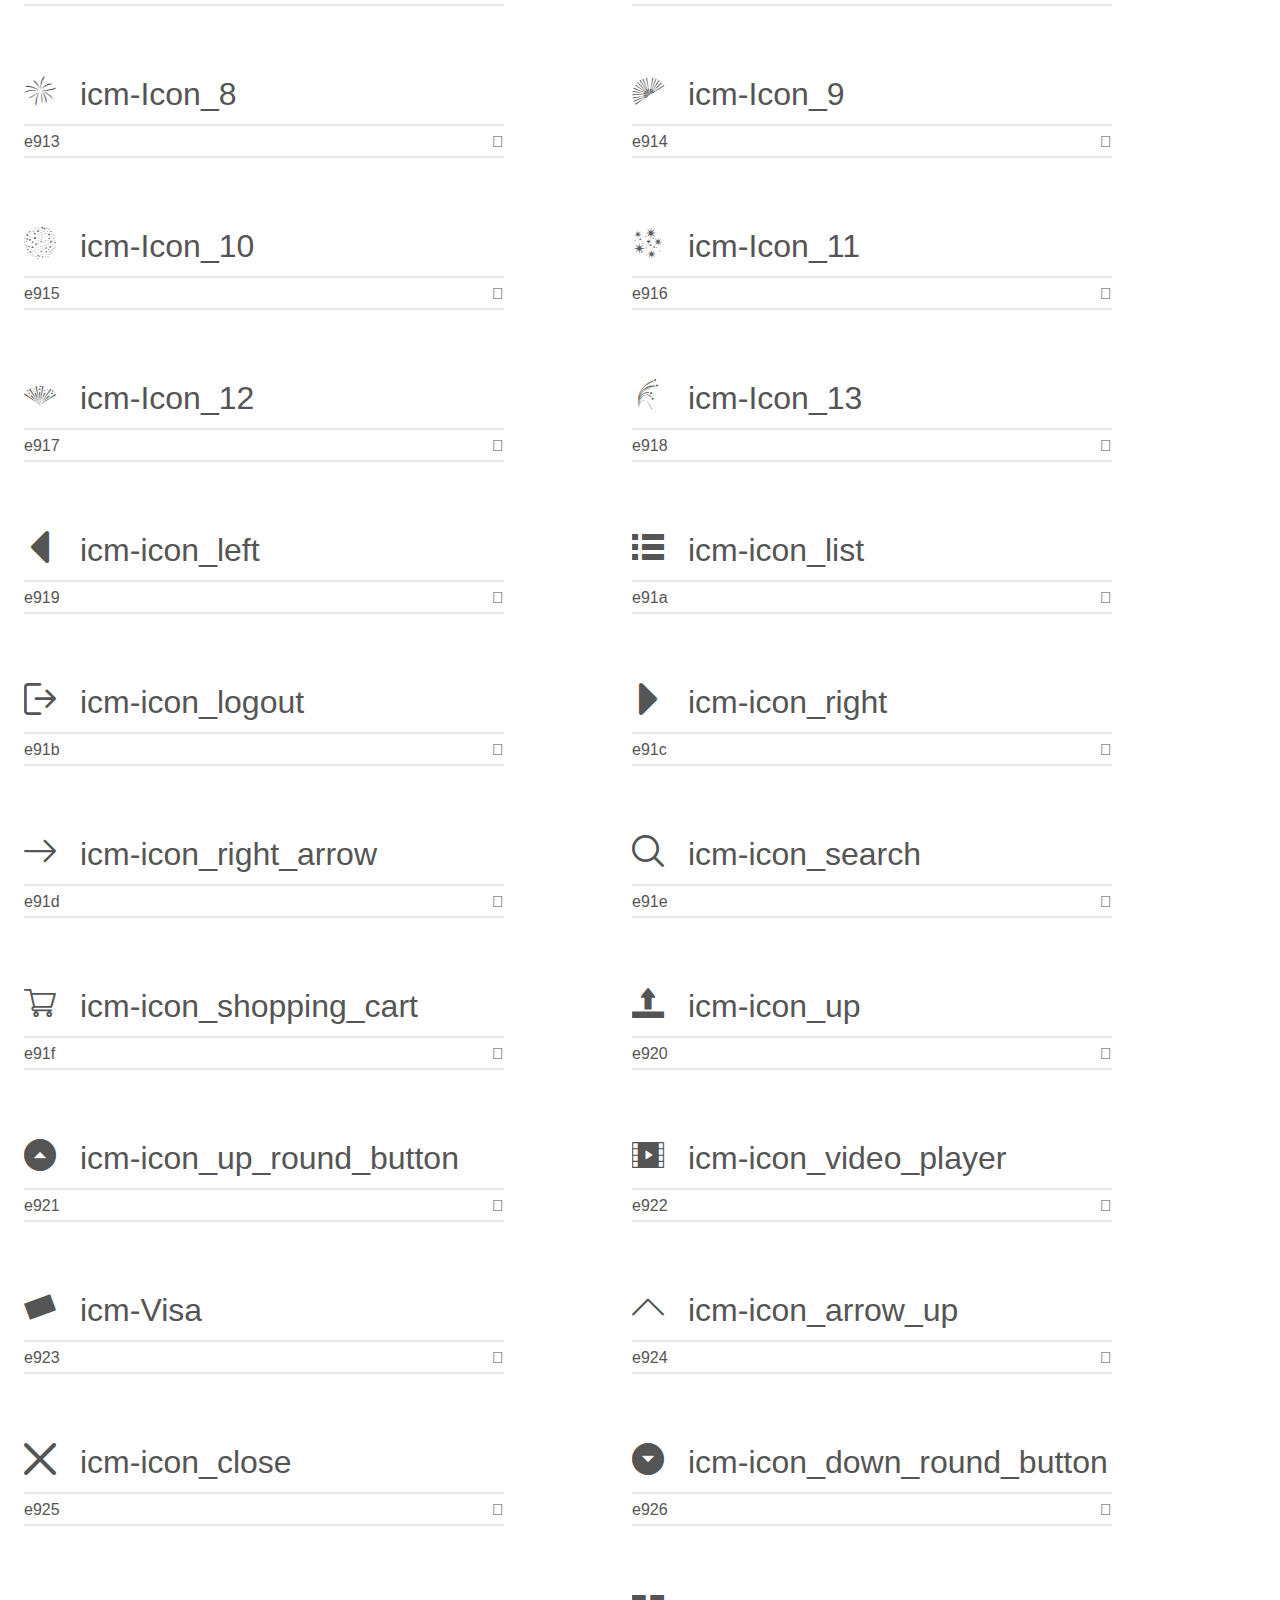
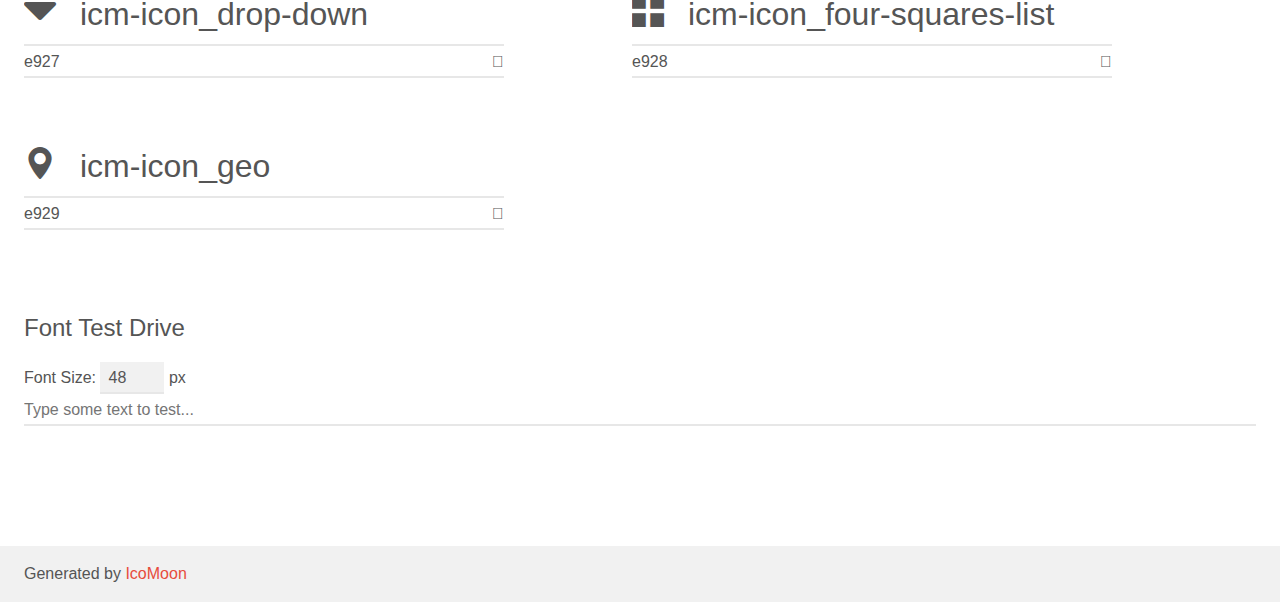
<file: fonts/icomoon/demo.html>
<!doctype html>
<html>
<head>
    <meta charset="utf-8">
    <title>IcoMoon Demo</title>
    <meta name="description" content="An Icon Font Generated By IcoMoon.io">
    <meta name="viewport" content="width=device-width, initial-scale=1">
    <link rel="stylesheet" href="demo-files/demo.css">
    <link rel="stylesheet" href="style.css"></head>
<body>
    <div class="bgc1 clearfix">
        <h1 class="mhmm mvm"><span class="fgc1">Font Name:</span> icomoon <small class="fgc1">(Glyphs:&nbsp;43)</small></h1>
    </div>
    <div class="clearfix mhl ptl">
        <h1 class="mvm mtn fgc1">Grid Size: Unknown</h1>
        <div class="glyph fs1">
            <div class="clearfix bshadow0 pbs">
                <span class="icm icm-circle">
                
                </span>
                <span class="mls"> icm-circle</span>
            </div>
            <fieldset class="fs0 size1of1 clearfix hidden-false">
                <input type="text" readonly value="e92a" class="unit size1of2" />
                <input type="text" maxlength="1" readonly value="&#xe92a;" class="unitRight size1of2 talign-right" />
            </fieldset>
            <div class="fs0 bshadow0 clearfix hidden-true">
                <span class="unit pvs fgc1">liga: </span>
                <input type="text" readonly value="" class="liga unitRight" />
            </div>
        </div>
        <div class="glyph fs1">
            <div class="clearfix bshadow0 pbs">
                <span class="icm icm-Icon_14">
                
                </span>
                <span class="mls"> icm-Icon_14</span>
            </div>
            <fieldset class="fs0 size1of1 clearfix hidden-false">
                <input type="text" readonly value="e900" class="unit size1of2" />
                <input type="text" maxlength="1" readonly value="&#xe900;" class="unitRight size1of2 talign-right" />
            </fieldset>
            <div class="fs0 bshadow0 clearfix hidden-true">
                <span class="unit pvs fgc1">liga: </span>
                <input type="text" readonly value="" class="liga unitRight" />
            </div>
        </div>
        <div class="glyph fs1">
            <div class="clearfix bshadow0 pbs">
                <span class="icm icm-Icon_15">
                
                </span>
                <span class="mls"> icm-Icon_15</span>
            </div>
            <fieldset class="fs0 size1of1 clearfix hidden-false">
                <input type="text" readonly value="e901" class="unit size1of2" />
                <input type="text" maxlength="1" readonly value="&#xe901;" class="unitRight size1of2 talign-right" />
            </fieldset>
            <div class="fs0 bshadow0 clearfix hidden-true">
                <span class="unit pvs fgc1">liga: </span>
                <input type="text" readonly value="" class="liga unitRight" />
            </div>
        </div>
        <div class="glyph fs1">
            <div class="clearfix bshadow0 pbs">
                <span class="icm icm-Icon_16">
                
                </span>
                <span class="mls"> icm-Icon_16</span>
            </div>
            <fieldset class="fs0 size1of1 clearfix hidden-false">
                <input type="text" readonly value="e902" class="unit size1of2" />
                <input type="text" maxlength="1" readonly value="&#xe902;" class="unitRight size1of2 talign-right" />
            </fieldset>
            <div class="fs0 bshadow0 clearfix hidden-true">
                <span class="unit pvs fgc1">liga: </span>
                <input type="text" readonly value="" class="liga unitRight" />
            </div>
        </div>
        <div class="glyph fs1">
            <div class="clearfix bshadow0 pbs">
                <span class="icm icm-Icon_17">
                
                </span>
                <span class="mls"> icm-Icon_17</span>
            </div>
            <fieldset class="fs0 size1of1 clearfix hidden-false">
                <input type="text" readonly value="e903" class="unit size1of2" />
                <input type="text" maxlength="1" readonly value="&#xe903;" class="unitRight size1of2 talign-right" />
            </fieldset>
            <div class="fs0 bshadow0 clearfix hidden-true">
                <span class="unit pvs fgc1">liga: </span>
                <input type="text" readonly value="" class="liga unitRight" />
            </div>
        </div>
        <div class="glyph fs1">
            <div class="clearfix bshadow0 pbs">
                <span class="icm icm-Icon_18">
                
                </span>
                <span class="mls"> icm-Icon_18</span>
            </div>
            <fieldset class="fs0 size1of1 clearfix hidden-false">
                <input type="text" readonly value="e904" class="unit size1of2" />
                <input type="text" maxlength="1" readonly value="&#xe904;" class="unitRight size1of2 talign-right" />
            </fieldset>
            <div class="fs0 bshadow0 clearfix hidden-true">
                <span class="unit pvs fgc1">liga: </span>
                <input type="text" readonly value="" class="liga unitRight" />
            </div>
        </div>
        <div class="glyph fs1">
            <div class="clearfix bshadow0 pbs">
                <span class="icm icm-Icon_19">
                
                </span>
                <span class="mls"> icm-Icon_19</span>
            </div>
            <fieldset class="fs0 size1of1 clearfix hidden-false">
                <input type="text" readonly value="e905" class="unit size1of2" />
                <input type="text" maxlength="1" readonly value="&#xe905;" class="unitRight size1of2 talign-right" />
            </fieldset>
            <div class="fs0 bshadow0 clearfix hidden-true">
                <span class="unit pvs fgc1">liga: </span>
                <input type="text" readonly value="" class="liga unitRight" />
            </div>
        </div>
        <div class="glyph fs1">
            <div class="clearfix bshadow0 pbs">
                <span class="icm icm-Icon_20">
                
                </span>
                <span class="mls"> icm-Icon_20</span>
            </div>
            <fieldset class="fs0 size1of1 clearfix hidden-false">
                <input type="text" readonly value="e906" class="unit size1of2" />
                <input type="text" maxlength="1" readonly value="&#xe906;" class="unitRight size1of2 talign-right" />
            </fieldset>
            <div class="fs0 bshadow0 clearfix hidden-true">
                <span class="unit pvs fgc1">liga: </span>
                <input type="text" readonly value="" class="liga unitRight" />
            </div>
        </div>
        <div class="glyph fs1">
            <div class="clearfix bshadow0 pbs">
                <span class="icm icm-Icon_21">
                
                </span>
                <span class="mls"> icm-Icon_21</span>
            </div>
            <fieldset class="fs0 size1of1 clearfix hidden-false">
                <input type="text" readonly value="e907" class="unit size1of2" />
                <input type="text" maxlength="1" readonly value="&#xe907;" class="unitRight size1of2 talign-right" />
            </fieldset>
            <div class="fs0 bshadow0 clearfix hidden-true">
                <span class="unit pvs fgc1">liga: </span>
                <input type="text" readonly value="" class="liga unitRight" />
            </div>
        </div>
        <div class="glyph fs1">
            <div class="clearfix bshadow0 pbs">
                <span class="icm icm-Icon_22">
                
                </span>
                <span class="mls"> icm-Icon_22</span>
            </div>
            <fieldset class="fs0 size1of1 clearfix hidden-false">
                <input type="text" readonly value="e908" class="unit size1of2" />
                <input type="text" maxlength="1" readonly value="&#xe908;" class="unitRight size1of2 talign-right" />
            </fieldset>
            <div class="fs0 bshadow0 clearfix hidden-true">
                <span class="unit pvs fgc1">liga: </span>
                <input type="text" readonly value="" class="liga unitRight" />
            </div>
        </div>
        <div class="glyph fs1">
            <div class="clearfix bshadow0 pbs">
                <span class="icm icm-Icon_23">
                
                </span>
                <span class="mls"> icm-Icon_23</span>
            </div>
            <fieldset class="fs0 size1of1 clearfix hidden-false">
                <input type="text" readonly value="e909" class="unit size1of2" />
                <input type="text" maxlength="1" readonly value="&#xe909;" class="unitRight size1of2 talign-right" />
            </fieldset>
            <div class="fs0 bshadow0 clearfix hidden-true">
                <span class="unit pvs fgc1">liga: </span>
                <input type="text" readonly value="" class="liga unitRight" />
            </div>
        </div>
        <div class="glyph fs1">
            <div class="clearfix bshadow0 pbs">
                <span class="icm icm-Icon_24">
                
                </span>
                <span class="mls"> icm-Icon_24</span>
            </div>
            <fieldset class="fs0 size1of1 clearfix hidden-false">
                <input type="text" readonly value="e90a" class="unit size1of2" />
                <input type="text" maxlength="1" readonly value="&#xe90a;" class="unitRight size1of2 talign-right" />
            </fieldset>
            <div class="fs0 bshadow0 clearfix hidden-true">
                <span class="unit pvs fgc1">liga: </span>
                <input type="text" readonly value="" class="liga unitRight" />
            </div>
        </div>
        <div class="glyph fs1">
            <div class="clearfix bshadow0 pbs">
                <span class="icm icm-_">
                
                </span>
                <span class="mls"> icm-_</span>
            </div>
            <fieldset class="fs0 size1of1 clearfix hidden-false">
                <input type="text" readonly value="e90b" class="unit size1of2" />
                <input type="text" maxlength="1" readonly value="&#xe90b;" class="unitRight size1of2 talign-right" />
            </fieldset>
            <div class="fs0 bshadow0 clearfix hidden-true">
                <span class="unit pvs fgc1">liga: </span>
                <input type="text" readonly value="" class="liga unitRight" />
            </div>
        </div>
        <div class="glyph fs1">
            <div class="clearfix bshadow0 pbs">
                <span class="icm icm-Icon_1">
                
                </span>
                <span class="mls"> icm-Icon_1</span>
            </div>
            <fieldset class="fs0 size1of1 clearfix hidden-false">
                <input type="text" readonly value="e90c" class="unit size1of2" />
                <input type="text" maxlength="1" readonly value="&#xe90c;" class="unitRight size1of2 talign-right" />
            </fieldset>
            <div class="fs0 bshadow0 clearfix hidden-true">
                <span class="unit pvs fgc1">liga: </span>
                <input type="text" readonly value="" class="liga unitRight" />
            </div>
        </div>
        <div class="glyph fs1">
            <div class="clearfix bshadow0 pbs">
                <span class="icm icm-Icon_2">
                
                </span>
                <span class="mls"> icm-Icon_2</span>
            </div>
            <fieldset class="fs0 size1of1 clearfix hidden-false">
                <input type="text" readonly value="e90d" class="unit size1of2" />
                <input type="text" maxlength="1" readonly value="&#xe90d;" class="unitRight size1of2 talign-right" />
            </fieldset>
            <div class="fs0 bshadow0 clearfix hidden-true">
                <span class="unit pvs fgc1">liga: </span>
                <input type="text" readonly value="" class="liga unitRight" />
            </div>
        </div>
        <div class="glyph fs1">
            <div class="clearfix bshadow0 pbs">
                <span class="icm icm-Icon_3">
                
                </span>
                <span class="mls"> icm-Icon_3</span>
            </div>
            <fieldset class="fs0 size1of1 clearfix hidden-false">
                <input type="text" readonly value="e90e" class="unit size1of2" />
                <input type="text" maxlength="1" readonly value="&#xe90e;" class="unitRight size1of2 talign-right" />
            </fieldset>
            <div class="fs0 bshadow0 clearfix hidden-true">
                <span class="unit pvs fgc1">liga: </span>
                <input type="text" readonly value="" class="liga unitRight" />
            </div>
        </div>
        <div class="glyph fs1">
            <div class="clearfix bshadow0 pbs">
                <span class="icm icm-Icon_4">
                
                </span>
                <span class="mls"> icm-Icon_4</span>
            </div>
            <fieldset class="fs0 size1of1 clearfix hidden-false">
                <input type="text" readonly value="e90f" class="unit size1of2" />
                <input type="text" maxlength="1" readonly value="&#xe90f;" class="unitRight size1of2 talign-right" />
            </fieldset>
            <div class="fs0 bshadow0 clearfix hidden-true">
                <span class="unit pvs fgc1">liga: </span>
                <input type="text" readonly value="" class="liga unitRight" />
            </div>
        </div>
        <div class="glyph fs1">
            <div class="clearfix bshadow0 pbs">
                <span class="icm icm-Icon_5">
                
                </span>
                <span class="mls"> icm-Icon_5</span>
            </div>
            <fieldset class="fs0 size1of1 clearfix hidden-false">
                <input type="text" readonly value="e910" class="unit size1of2" />
                <input type="text" maxlength="1" readonly value="&#xe910;" class="unitRight size1of2 talign-right" />
            </fieldset>
            <div class="fs0 bshadow0 clearfix hidden-true">
                <span class="unit pvs fgc1">liga: </span>
                <input type="text" readonly value="" class="liga unitRight" />
            </div>
        </div>
        <div class="glyph fs1">
            <div class="clearfix bshadow0 pbs">
                <span class="icm icm-Icon_6">
                
                </span>
                <span class="mls"> icm-Icon_6</span>
            </div>
            <fieldset class="fs0 size1of1 clearfix hidden-false">
                <input type="text" readonly value="e911" class="unit size1of2" />
                <input type="text" maxlength="1" readonly value="&#xe911;" class="unitRight size1of2 talign-right" />
            </fieldset>
            <div class="fs0 bshadow0 clearfix hidden-true">
                <span class="unit pvs fgc1">liga: </span>
                <input type="text" readonly value="" class="liga unitRight" />
            </div>
        </div>
        <div class="glyph fs1">
            <div class="clearfix bshadow0 pbs">
                <span class="icm icm-Icon_7">
                
                </span>
                <span class="mls"> icm-Icon_7</span>
            </div>
            <fieldset class="fs0 size1of1 clearfix hidden-false">
                <input type="text" readonly value="e912" class="unit size1of2" />
                <input type="text" maxlength="1" readonly value="&#xe912;" class="unitRight size1of2 talign-right" />
            </fieldset>
            <div class="fs0 bshadow0 clearfix hidden-true">
                <span class="unit pvs fgc1">liga: </span>
                <input type="text" readonly value="" class="liga unitRight" />
            </div>
        </div>
        <div class="glyph fs1">
            <div class="clearfix bshadow0 pbs">
                <span class="icm icm-Icon_8">
                
                </span>
                <span class="mls"> icm-Icon_8</span>
            </div>
            <fieldset class="fs0 size1of1 clearfix hidden-false">
                <input type="text" readonly value="e913" class="unit size1of2" />
                <input type="text" maxlength="1" readonly value="&#xe913;" class="unitRight size1of2 talign-right" />
            </fieldset>
            <div class="fs0 bshadow0 clearfix hidden-true">
                <span class="unit pvs fgc1">liga: </span>
                <input type="text" readonly value="" class="liga unitRight" />
            </div>
        </div>
        <div class="glyph fs1">
            <div class="clearfix bshadow0 pbs">
                <span class="icm icm-Icon_9">
                
                </span>
                <span class="mls"> icm-Icon_9</span>
            </div>
            <fieldset class="fs0 size1of1 clearfix hidden-false">
                <input type="text" readonly value="e914" class="unit size1of2" />
                <input type="text" maxlength="1" readonly value="&#xe914;" class="unitRight size1of2 talign-right" />
            </fieldset>
            <div class="fs0 bshadow0 clearfix hidden-true">
                <span class="unit pvs fgc1">liga: </span>
                <input type="text" readonly value="" class="liga unitRight" />
            </div>
        </div>
        <div class="glyph fs1">
            <div class="clearfix bshadow0 pbs">
                <span class="icm icm-Icon_10">
                
                </span>
                <span class="mls"> icm-Icon_10</span>
            </div>
            <fieldset class="fs0 size1of1 clearfix hidden-false">
                <input type="text" readonly value="e915" class="unit size1of2" />
                <input type="text" maxlength="1" readonly value="&#xe915;" class="unitRight size1of2 talign-right" />
            </fieldset>
            <div class="fs0 bshadow0 clearfix hidden-true">
                <span class="unit pvs fgc1">liga: </span>
                <input type="text" readonly value="" class="liga unitRight" />
            </div>
        </div>
        <div class="glyph fs1">
            <div class="clearfix bshadow0 pbs">
                <span class="icm icm-Icon_11">
                
                </span>
                <span class="mls"> icm-Icon_11</span>
            </div>
            <fieldset class="fs0 size1of1 clearfix hidden-false">
                <input type="text" readonly value="e916" class="unit size1of2" />
                <input type="text" maxlength="1" readonly value="&#xe916;" class="unitRight size1of2 talign-right" />
            </fieldset>
            <div class="fs0 bshadow0 clearfix hidden-true">
                <span class="unit pvs fgc1">liga: </span>
                <input type="text" readonly value="" class="liga unitRight" />
            </div>
        </div>
        <div class="glyph fs1">
            <div class="clearfix bshadow0 pbs">
                <span class="icm icm-Icon_12">
                
                </span>
                <span class="mls"> icm-Icon_12</span>
            </div>
            <fieldset class="fs0 size1of1 clearfix hidden-false">
                <input type="text" readonly value="e917" class="unit size1of2" />
                <input type="text" maxlength="1" readonly value="&#xe917;" class="unitRight size1of2 talign-right" />
            </fieldset>
            <div class="fs0 bshadow0 clearfix hidden-true">
                <span class="unit pvs fgc1">liga: </span>
                <input type="text" readonly value="" class="liga unitRight" />
            </div>
        </div>
        <div class="glyph fs1">
            <div class="clearfix bshadow0 pbs">
                <span class="icm icm-Icon_13">
                
                </span>
                <span class="mls"> icm-Icon_13</span>
            </div>
            <fieldset class="fs0 size1of1 clearfix hidden-false">
                <input type="text" readonly value="e918" class="unit size1of2" />
                <input type="text" maxlength="1" readonly value="&#xe918;" class="unitRight size1of2 talign-right" />
            </fieldset>
            <div class="fs0 bshadow0 clearfix hidden-true">
                <span class="unit pvs fgc1">liga: </span>
                <input type="text" readonly value="" class="liga unitRight" />
            </div>
        </div>
        <div class="glyph fs1">
            <div class="clearfix bshadow0 pbs">
                <span class="icm icm-icon_left">
                
                </span>
                <span class="mls"> icm-icon_left</span>
            </div>
            <fieldset class="fs0 size1of1 clearfix hidden-false">
                <input type="text" readonly value="e919" class="unit size1of2" />
                <input type="text" maxlength="1" readonly value="&#xe919;" class="unitRight size1of2 talign-right" />
            </fieldset>
            <div class="fs0 bshadow0 clearfix hidden-true">
                <span class="unit pvs fgc1">liga: </span>
                <input type="text" readonly value="" class="liga unitRight" />
            </div>
        </div>
        <div class="glyph fs1">
            <div class="clearfix bshadow0 pbs">
                <span class="icm icm-icon_list">
                
                </span>
                <span class="mls"> icm-icon_list</span>
            </div>
            <fieldset class="fs0 size1of1 clearfix hidden-false">
                <input type="text" readonly value="e91a" class="unit size1of2" />
                <input type="text" maxlength="1" readonly value="&#xe91a;" class="unitRight size1of2 talign-right" />
            </fieldset>
            <div class="fs0 bshadow0 clearfix hidden-true">
                <span class="unit pvs fgc1">liga: </span>
                <input type="text" readonly value="" class="liga unitRight" />
            </div>
        </div>
        <div class="glyph fs1">
            <div class="clearfix bshadow0 pbs">
                <span class="icm icm-icon_logout">
                
                </span>
                <span class="mls"> icm-icon_logout</span>
            </div>
            <fieldset class="fs0 size1of1 clearfix hidden-false">
                <input type="text" readonly value="e91b" class="unit size1of2" />
                <input type="text" maxlength="1" readonly value="&#xe91b;" class="unitRight size1of2 talign-right" />
            </fieldset>
            <div class="fs0 bshadow0 clearfix hidden-true">
                <span class="unit pvs fgc1">liga: </span>
                <input type="text" readonly value="" class="liga unitRight" />
            </div>
        </div>
        <div class="glyph fs1">
            <div class="clearfix bshadow0 pbs">
                <span class="icm icm-icon_right">
                
                </span>
                <span class="mls"> icm-icon_right</span>
            </div>
            <fieldset class="fs0 size1of1 clearfix hidden-false">
                <input type="text" readonly value="e91c" class="unit size1of2" />
                <input type="text" maxlength="1" readonly value="&#xe91c;" class="unitRight size1of2 talign-right" />
            </fieldset>
            <div class="fs0 bshadow0 clearfix hidden-true">
                <span class="unit pvs fgc1">liga: </span>
                <input type="text" readonly value="" class="liga unitRight" />
            </div>
        </div>
        <div class="glyph fs1">
            <div class="clearfix bshadow0 pbs">
                <span class="icm icm-icon_right_arrow">
                
                </span>
                <span class="mls"> icm-icon_right_arrow</span>
            </div>
            <fieldset class="fs0 size1of1 clearfix hidden-false">
                <input type="text" readonly value="e91d" class="unit size1of2" />
                <input type="text" maxlength="1" readonly value="&#xe91d;" class="unitRight size1of2 talign-right" />
            </fieldset>
            <div class="fs0 bshadow0 clearfix hidden-true">
                <span class="unit pvs fgc1">liga: </span>
                <input type="text" readonly value="" class="liga unitRight" />
            </div>
        </div>
        <div class="glyph fs1">
            <div class="clearfix bshadow0 pbs">
                <span class="icm icm-icon_search">
                
                </span>
                <span class="mls"> icm-icon_search</span>
            </div>
            <fieldset class="fs0 size1of1 clearfix hidden-false">
                <input type="text" readonly value="e91e" class="unit size1of2" />
                <input type="text" maxlength="1" readonly value="&#xe91e;" class="unitRight size1of2 talign-right" />
            </fieldset>
            <div class="fs0 bshadow0 clearfix hidden-true">
                <span class="unit pvs fgc1">liga: </span>
                <input type="text" readonly value="" class="liga unitRight" />
            </div>
        </div>
        <div class="glyph fs1">
            <div class="clearfix bshadow0 pbs">
                <span class="icm icm-icon_shopping_cart">
                
                </span>
                <span class="mls"> icm-icon_shopping_cart</span>
            </div>
            <fieldset class="fs0 size1of1 clearfix hidden-false">
                <input type="text" readonly value="e91f" class="unit size1of2" />
                <input type="text" maxlength="1" readonly value="&#xe91f;" class="unitRight size1of2 talign-right" />
            </fieldset>
            <div class="fs0 bshadow0 clearfix hidden-true">
                <span class="unit pvs fgc1">liga: </span>
                <input type="text" readonly value="" class="liga unitRight" />
            </div>
        </div>
        <div class="glyph fs1">
            <div class="clearfix bshadow0 pbs">
                <span class="icm icm-icon_up">
                
                </span>
                <span class="mls"> icm-icon_up</span>
            </div>
            <fieldset class="fs0 size1of1 clearfix hidden-false">
                <input type="text" readonly value="e920" class="unit size1of2" />
                <input type="text" maxlength="1" readonly value="&#xe920;" class="unitRight size1of2 talign-right" />
            </fieldset>
            <div class="fs0 bshadow0 clearfix hidden-true">
                <span class="unit pvs fgc1">liga: </span>
                <input type="text" readonly value="" class="liga unitRight" />
            </div>
        </div>
        <div class="glyph fs1">
            <div class="clearfix bshadow0 pbs">
                <span class="icm icm-icon_up_round_button">
                
                </span>
                <span class="mls"> icm-icon_up_round_button</span>
            </div>
            <fieldset class="fs0 size1of1 clearfix hidden-false">
                <input type="text" readonly value="e921" class="unit size1of2" />
                <input type="text" maxlength="1" readonly value="&#xe921;" class="unitRight size1of2 talign-right" />
            </fieldset>
            <div class="fs0 bshadow0 clearfix hidden-true">
                <span class="unit pvs fgc1">liga: </span>
                <input type="text" readonly value="" class="liga unitRight" />
            </div>
        </div>
        <div class="glyph fs1">
            <div class="clearfix bshadow0 pbs">
                <span class="icm icm-icon_video_player">
                
                </span>
                <span class="mls"> icm-icon_video_player</span>
            </div>
            <fieldset class="fs0 size1of1 clearfix hidden-false">
                <input type="text" readonly value="e922" class="unit size1of2" />
                <input type="text" maxlength="1" readonly value="&#xe922;" class="unitRight size1of2 talign-right" />
            </fieldset>
            <div class="fs0 bshadow0 clearfix hidden-true">
                <span class="unit pvs fgc1">liga: </span>
                <input type="text" readonly value="" class="liga unitRight" />
            </div>
        </div>
        <div class="glyph fs1">
            <div class="clearfix bshadow0 pbs">
                <span class="icm icm-Visa">
                
                </span>
                <span class="mls"> icm-Visa</span>
            </div>
            <fieldset class="fs0 size1of1 clearfix hidden-false">
                <input type="text" readonly value="e923" class="unit size1of2" />
                <input type="text" maxlength="1" readonly value="&#xe923;" class="unitRight size1of2 talign-right" />
            </fieldset>
            <div class="fs0 bshadow0 clearfix hidden-true">
                <span class="unit pvs fgc1">liga: </span>
                <input type="text" readonly value="" class="liga unitRight" />
            </div>
        </div>
        <div class="glyph fs1">
            <div class="clearfix bshadow0 pbs">
                <span class="icm icm-icon_arrow_up">
                
                </span>
                <span class="mls"> icm-icon_arrow_up</span>
            </div>
            <fieldset class="fs0 size1of1 clearfix hidden-false">
                <input type="text" readonly value="e924" class="unit size1of2" />
                <input type="text" maxlength="1" readonly value="&#xe924;" class="unitRight size1of2 talign-right" />
            </fieldset>
            <div class="fs0 bshadow0 clearfix hidden-true">
                <span class="unit pvs fgc1">liga: </span>
                <input type="text" readonly value="" class="liga unitRight" />
            </div>
        </div>
        <div class="glyph fs1">
            <div class="clearfix bshadow0 pbs">
                <span class="icm icm-icon_close">
                
                </span>
                <span class="mls"> icm-icon_close</span>
            </div>
            <fieldset class="fs0 size1of1 clearfix hidden-false">
                <input type="text" readonly value="e925" class="unit size1of2" />
                <input type="text" maxlength="1" readonly value="&#xe925;" class="unitRight size1of2 talign-right" />
            </fieldset>
            <div class="fs0 bshadow0 clearfix hidden-true">
                <span class="unit pvs fgc1">liga: </span>
                <input type="text" readonly value="" class="liga unitRight" />
            </div>
        </div>
        <div class="glyph fs1">
            <div class="clearfix bshadow0 pbs">
                <span class="icm icm-icon_down_round_button">
                
                </span>
                <span class="mls"> icm-icon_down_round_button</span>
            </div>
            <fieldset class="fs0 size1of1 clearfix hidden-false">
                <input type="text" readonly value="e926" class="unit size1of2" />
                <input type="text" maxlength="1" readonly value="&#xe926;" class="unitRight size1of2 talign-right" />
            </fieldset>
            <div class="fs0 bshadow0 clearfix hidden-true">
                <span class="unit pvs fgc1">liga: </span>
                <input type="text" readonly value="" class="liga unitRight" />
            </div>
        </div>
        <div class="glyph fs1">
            <div class="clearfix bshadow0 pbs">
                <span class="icm icm-icon_drop-down">
                
                </span>
                <span class="mls"> icm-icon_drop-down</span>
            </div>
            <fieldset class="fs0 size1of1 clearfix hidden-false">
                <input type="text" readonly value="e927" class="unit size1of2" />
                <input type="text" maxlength="1" readonly value="&#xe927;" class="unitRight size1of2 talign-right" />
            </fieldset>
            <div class="fs0 bshadow0 clearfix hidden-true">
                <span class="unit pvs fgc1">liga: </span>
                <input type="text" readonly value="" class="liga unitRight" />
            </div>
        </div>
        <div class="glyph fs1">
            <div class="clearfix bshadow0 pbs">
                <span class="icm icm-icon_four-squares-list">
                
                </span>
                <span class="mls"> icm-icon_four-squares-list</span>
            </div>
            <fieldset class="fs0 size1of1 clearfix hidden-false">
                <input type="text" readonly value="e928" class="unit size1of2" />
                <input type="text" maxlength="1" readonly value="&#xe928;" class="unitRight size1of2 talign-right" />
            </fieldset>
            <div class="fs0 bshadow0 clearfix hidden-true">
                <span class="unit pvs fgc1">liga: </span>
                <input type="text" readonly value="" class="liga unitRight" />
            </div>
        </div>
        <div class="glyph fs1">
            <div class="clearfix bshadow0 pbs">
                <span class="icm icm-icon_geo">
                
                </span>
                <span class="mls"> icm-icon_geo</span>
            </div>
            <fieldset class="fs0 size1of1 clearfix hidden-false">
                <input type="text" readonly value="e929" class="unit size1of2" />
                <input type="text" maxlength="1" readonly value="&#xe929;" class="unitRight size1of2 talign-right" />
            </fieldset>
            <div class="fs0 bshadow0 clearfix hidden-true">
                <span class="unit pvs fgc1">liga: </span>
                <input type="text" readonly value="" class="liga unitRight" />
            </div>
        </div>
    </div>

    <!--[if gt IE 8]><!-->
    <div class="mhl clearfix mbl">
        <h1>Font Test Drive</h1>
        <label>
            Font Size: <input id="fontSize" type="number" class="textbox0 mbm"
            min="8" value="48" />
            px
        </label>
        <input id="testText" type="text" class="phl size1of1 mvl"
        placeholder="Type some text to test..." value=""/>
        <div id="testDrive" class="icm">&nbsp;
        </div>
    </div>
    <!--<![endif]-->
    <div class="bgc1 clearfix">
        <p class="mhl">Generated by <a href="https://icomoon.io/app">IcoMoon</a></p>
    </div>

    <script src="demo-files/demo.js"></script>
</body>
</html>
</file>
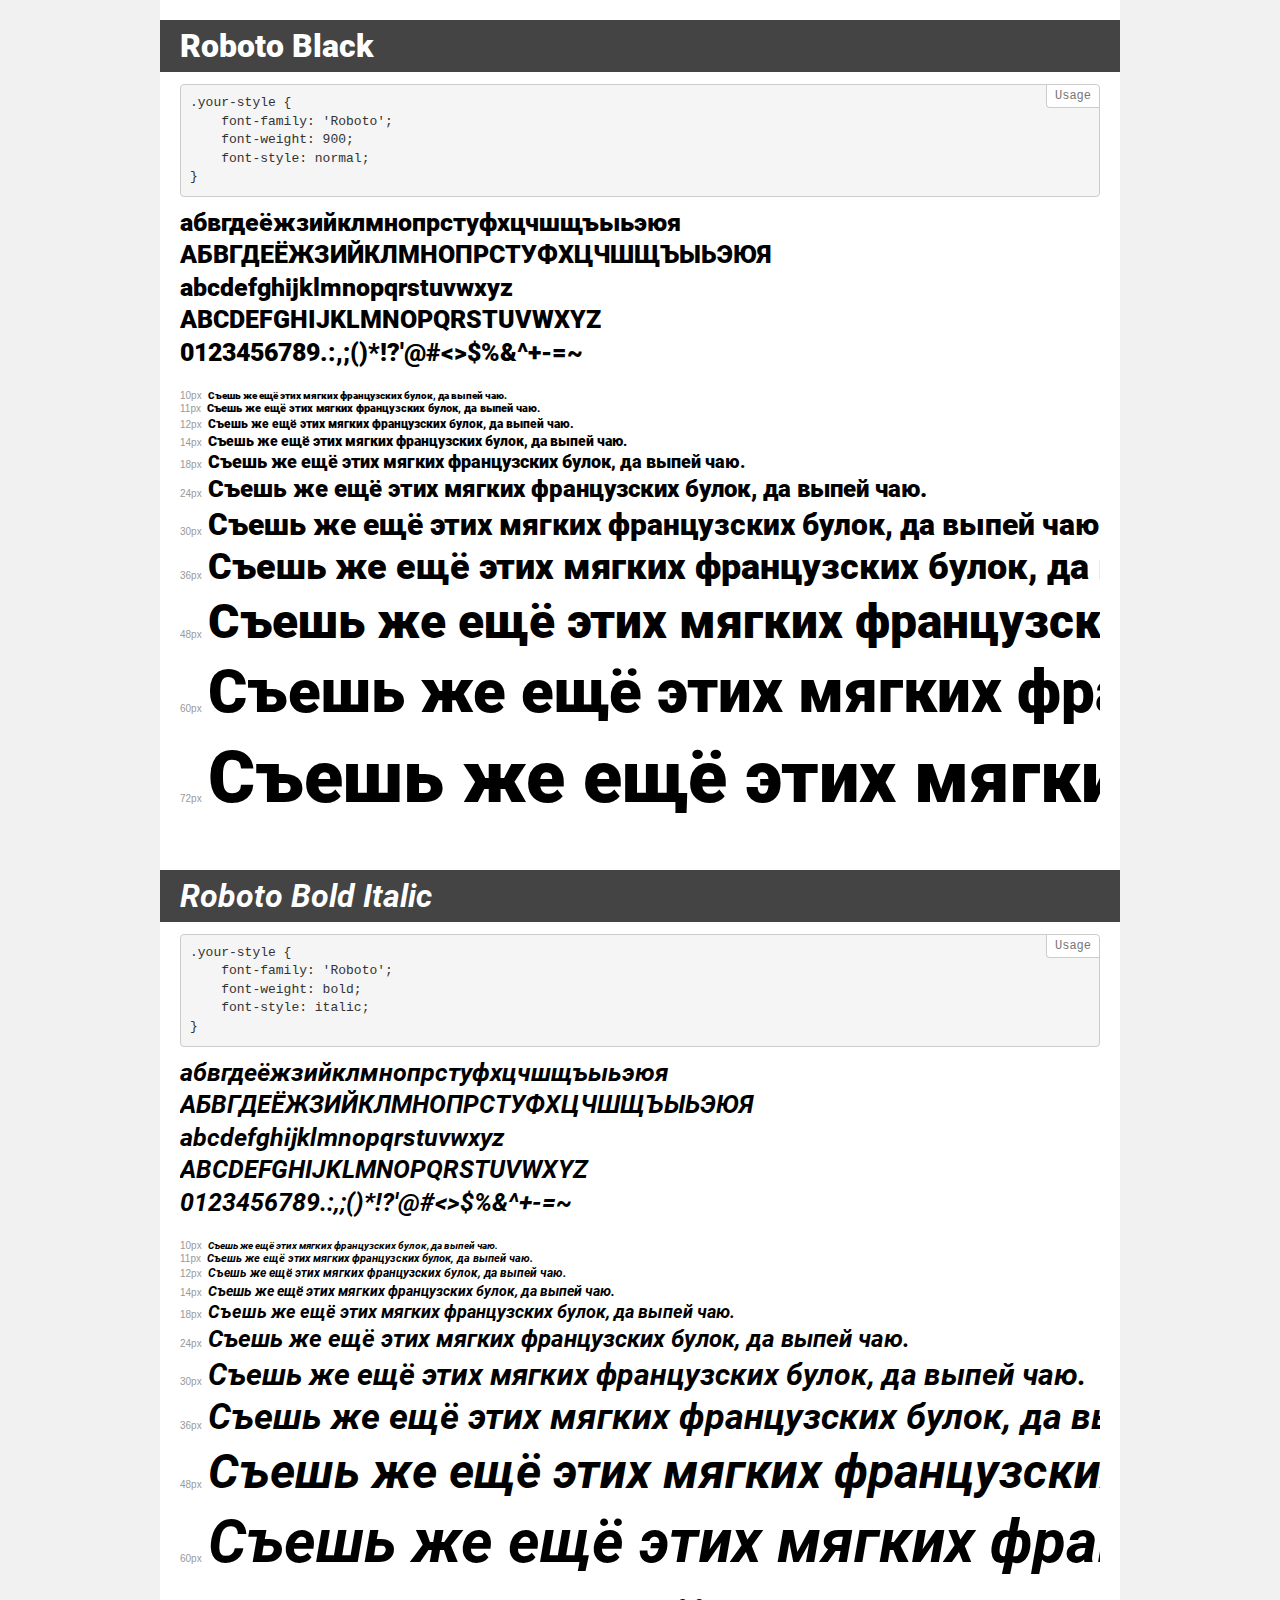
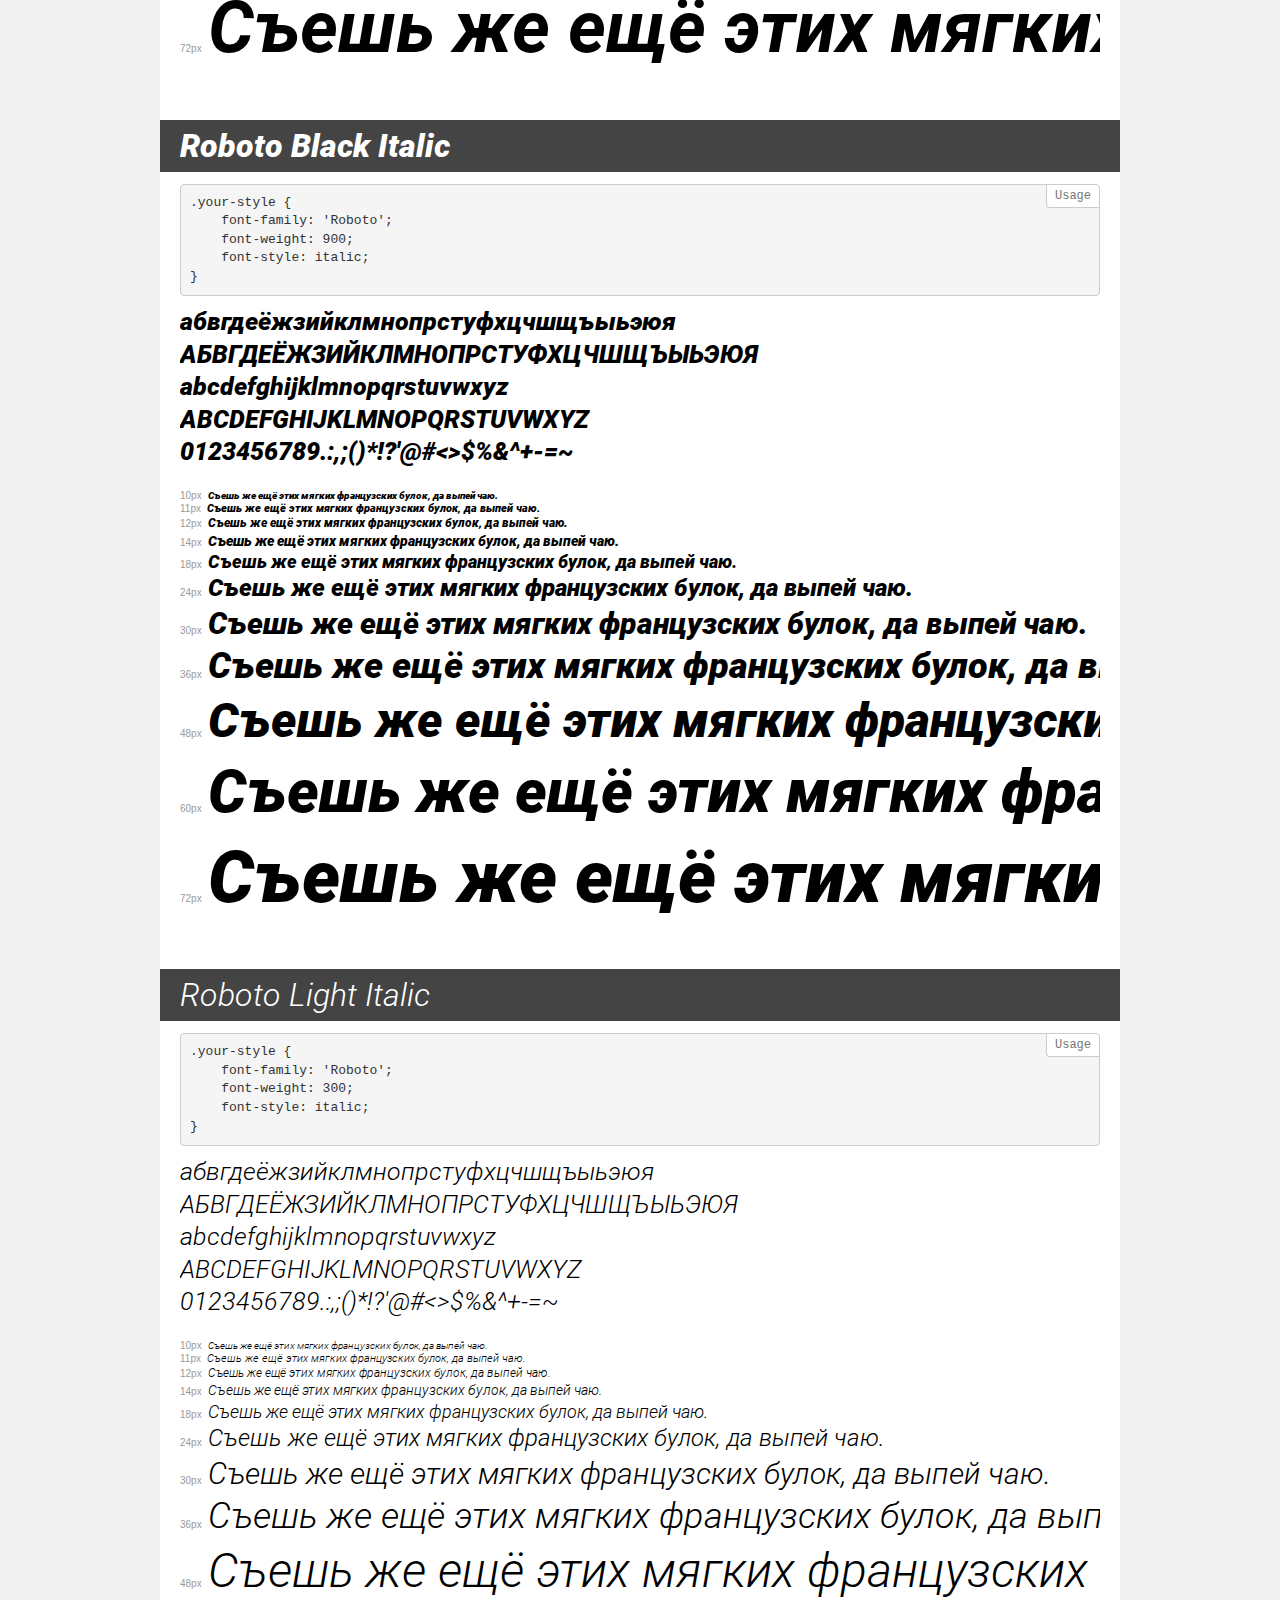
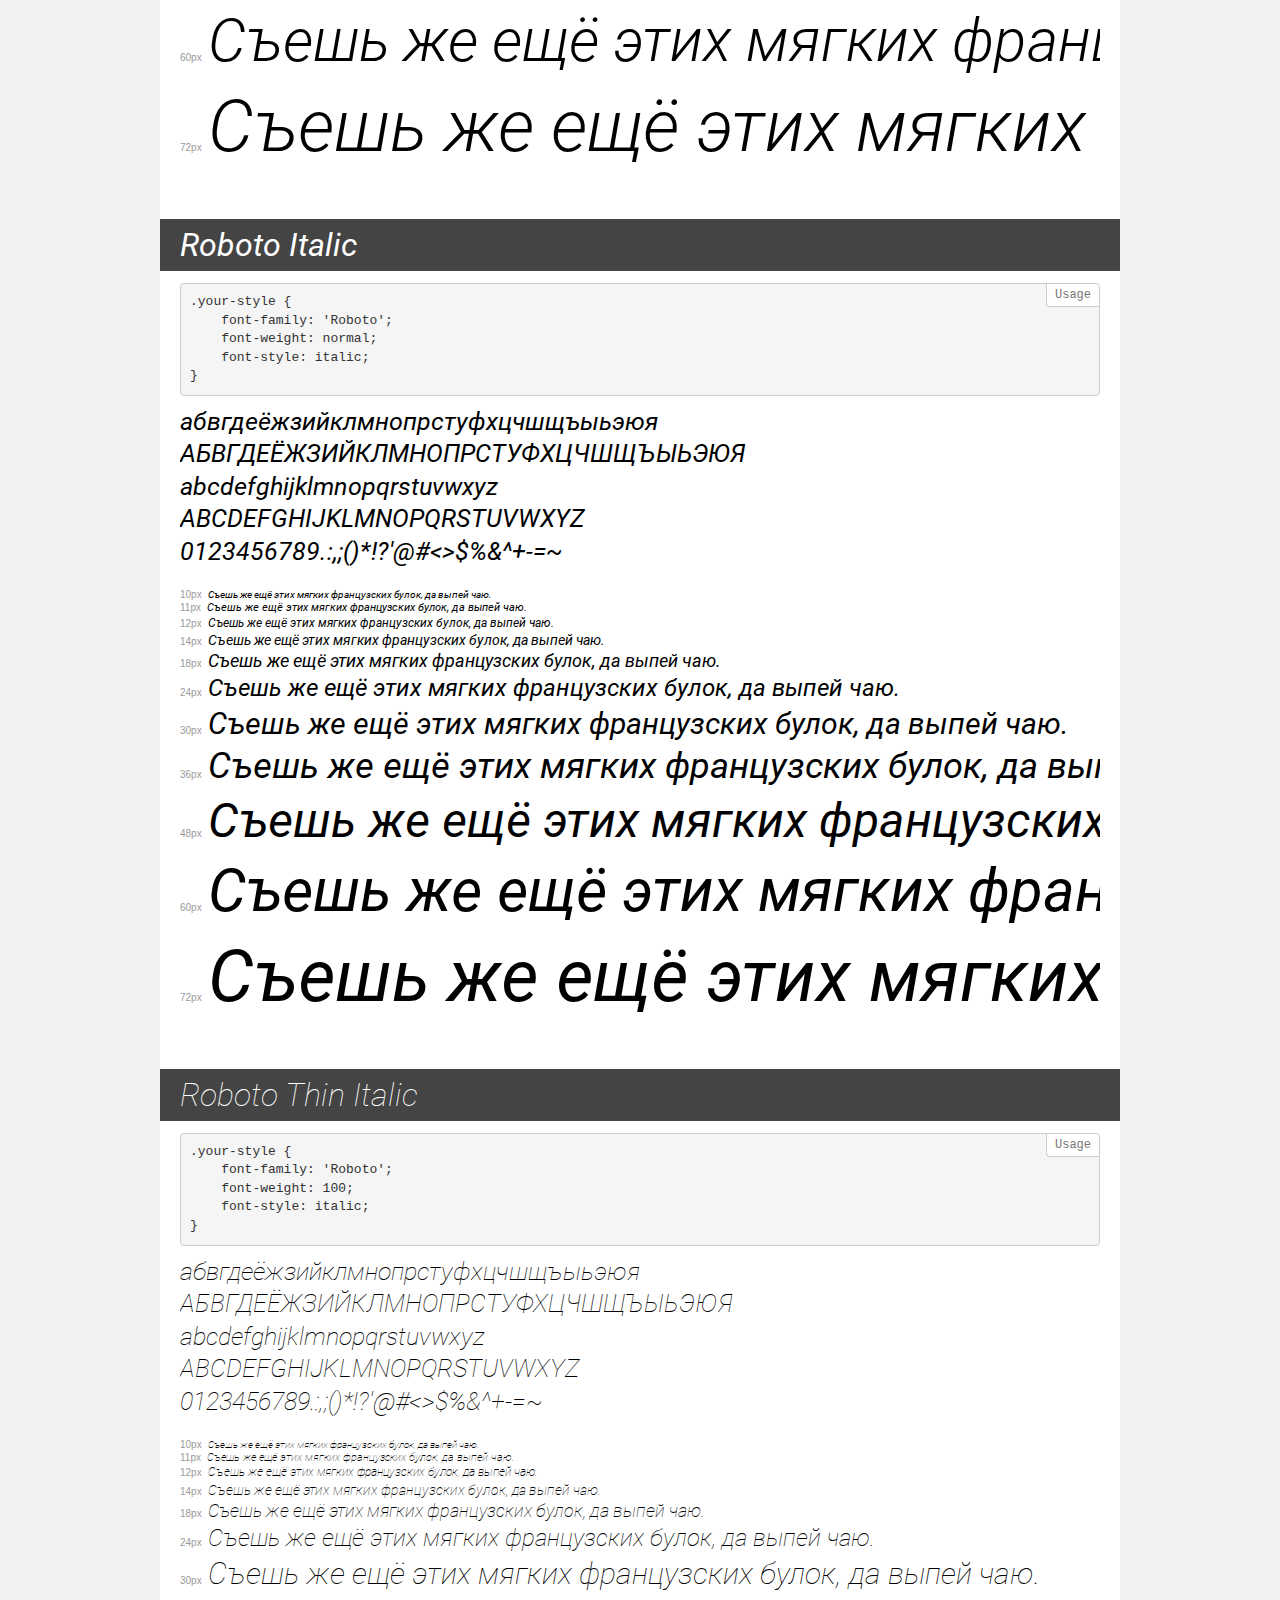
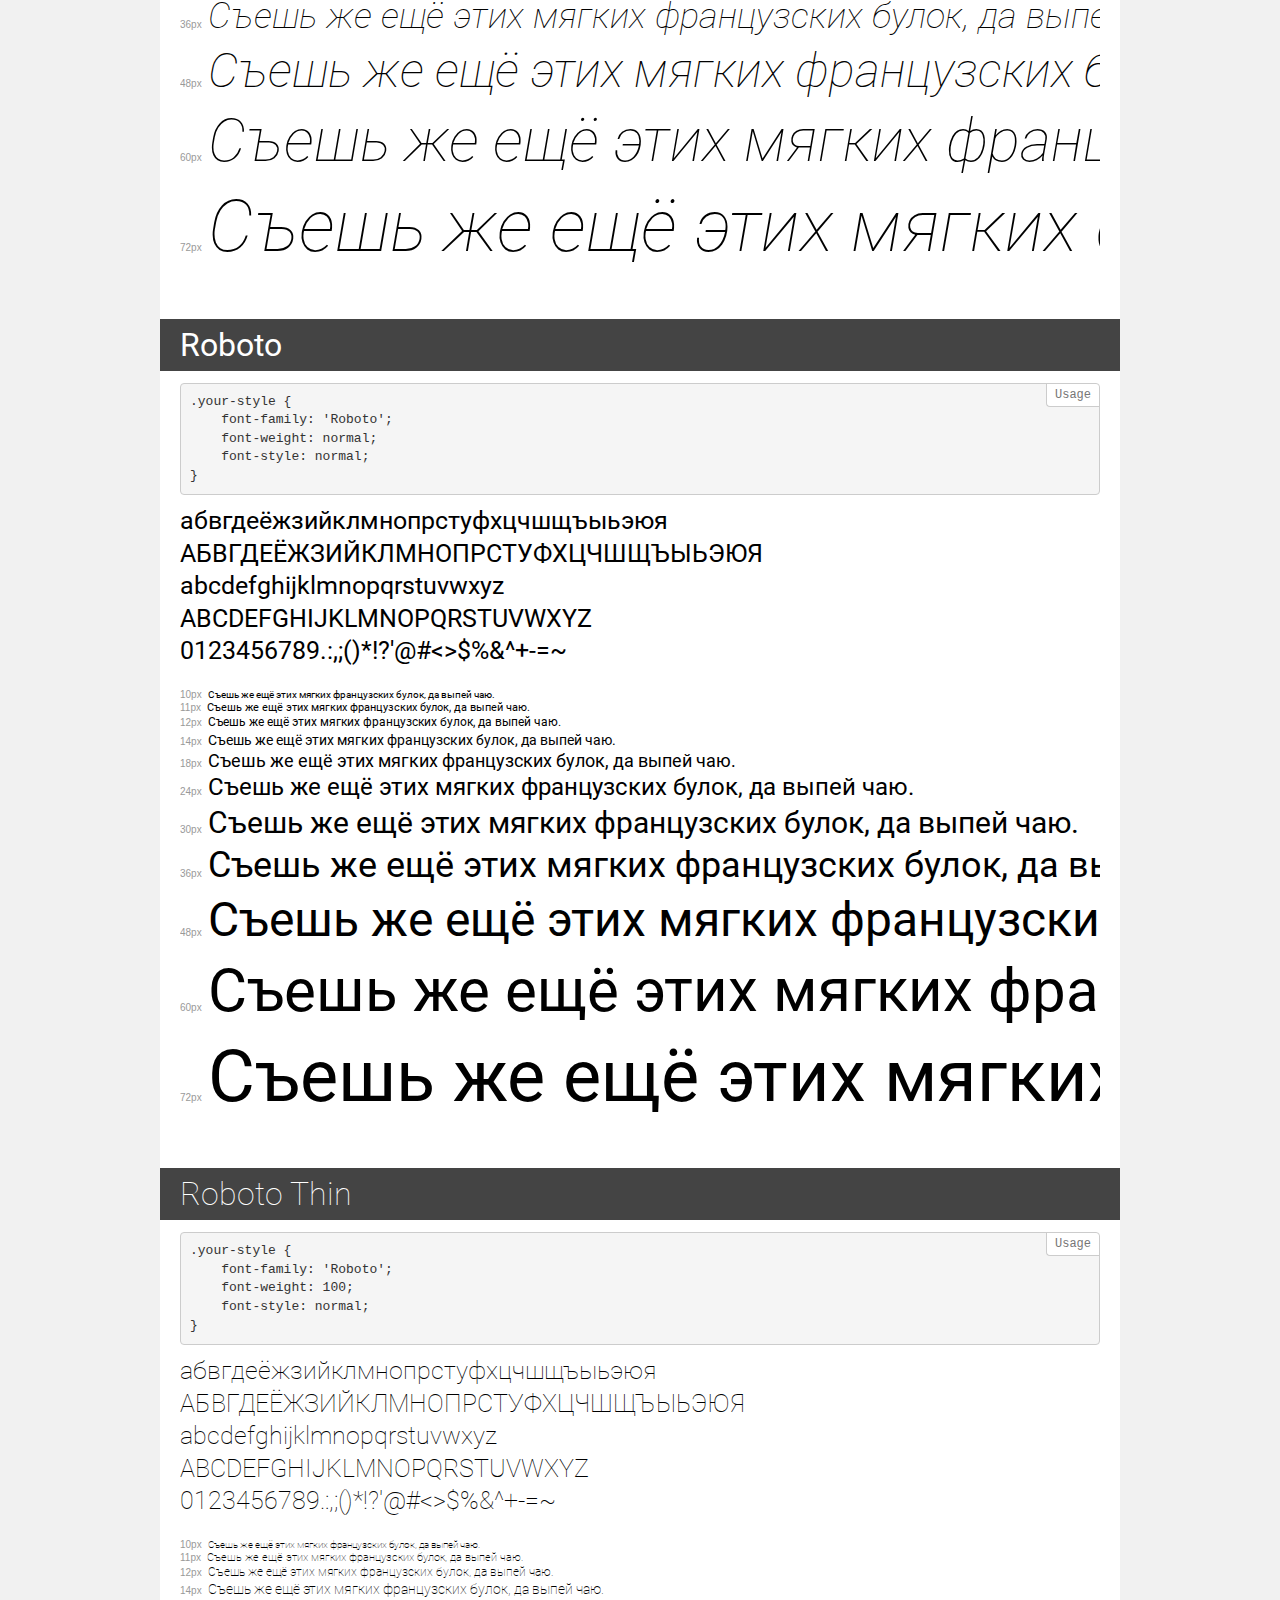
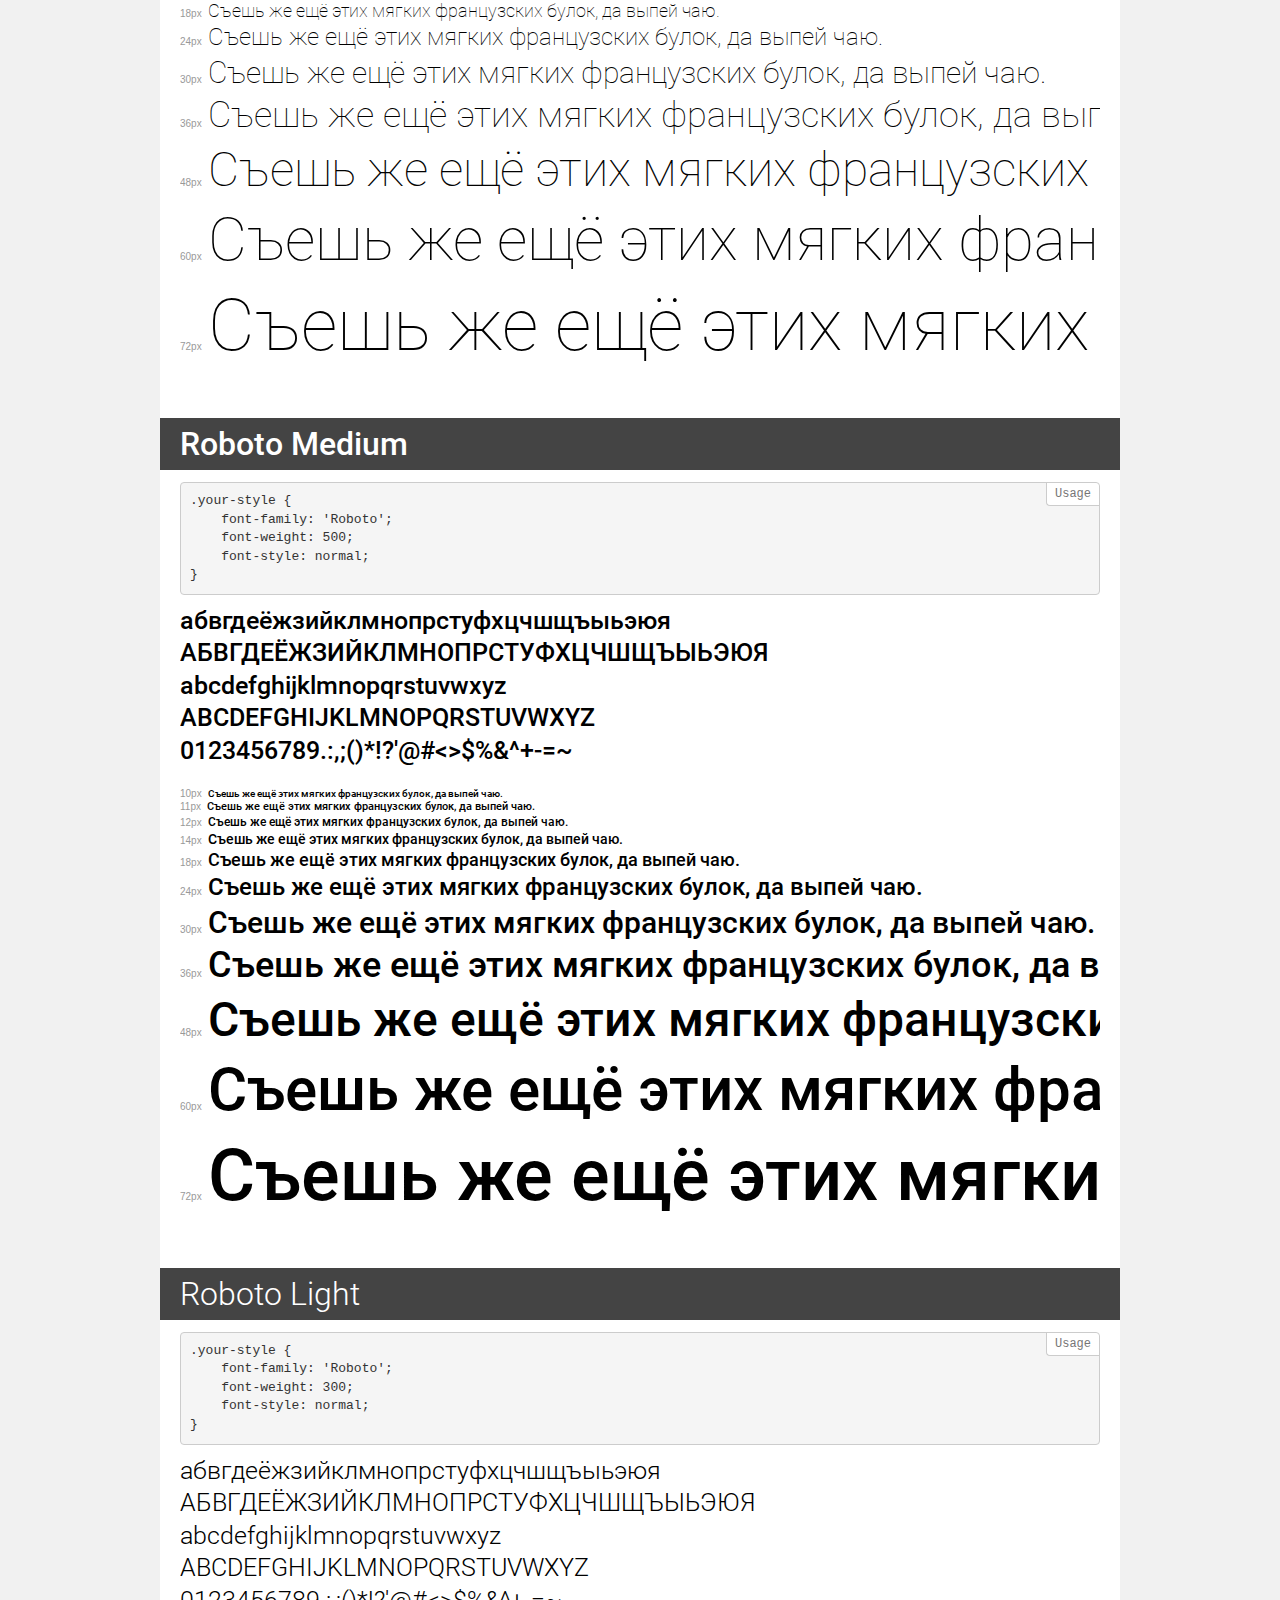
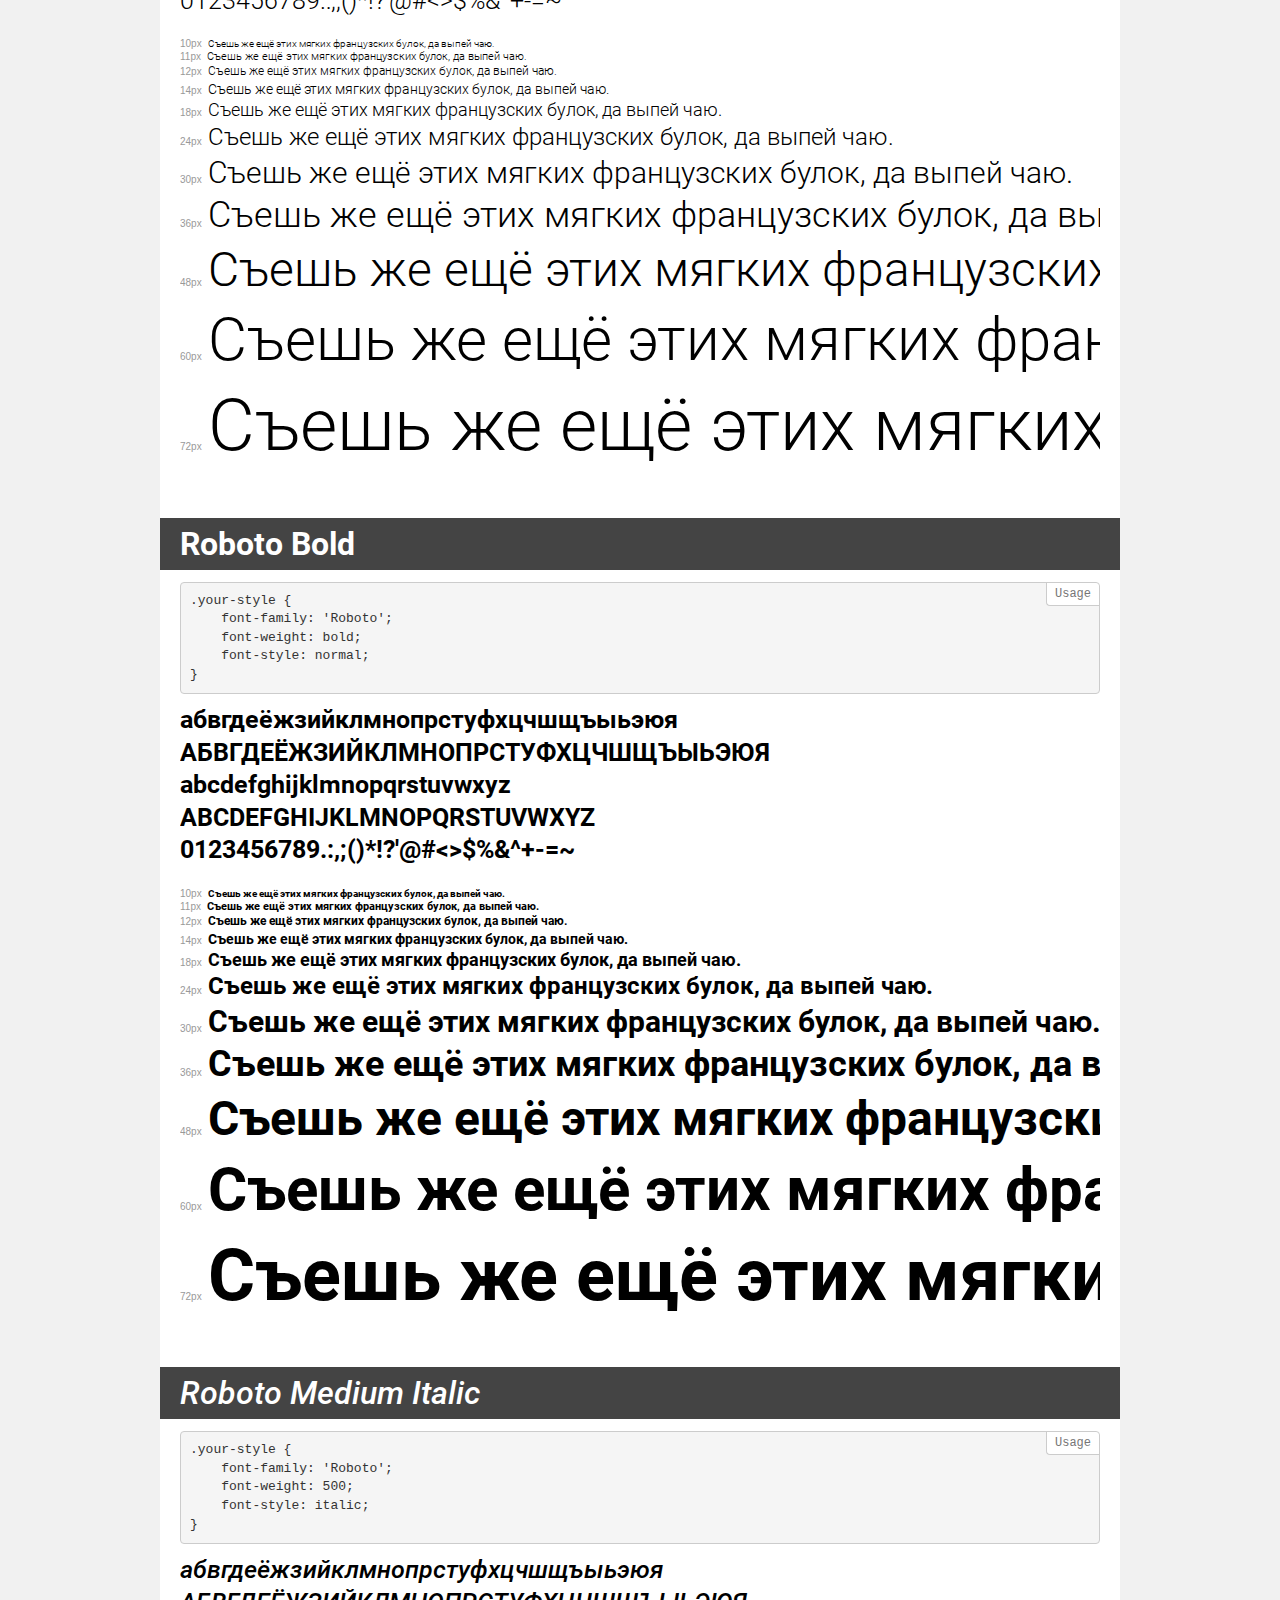
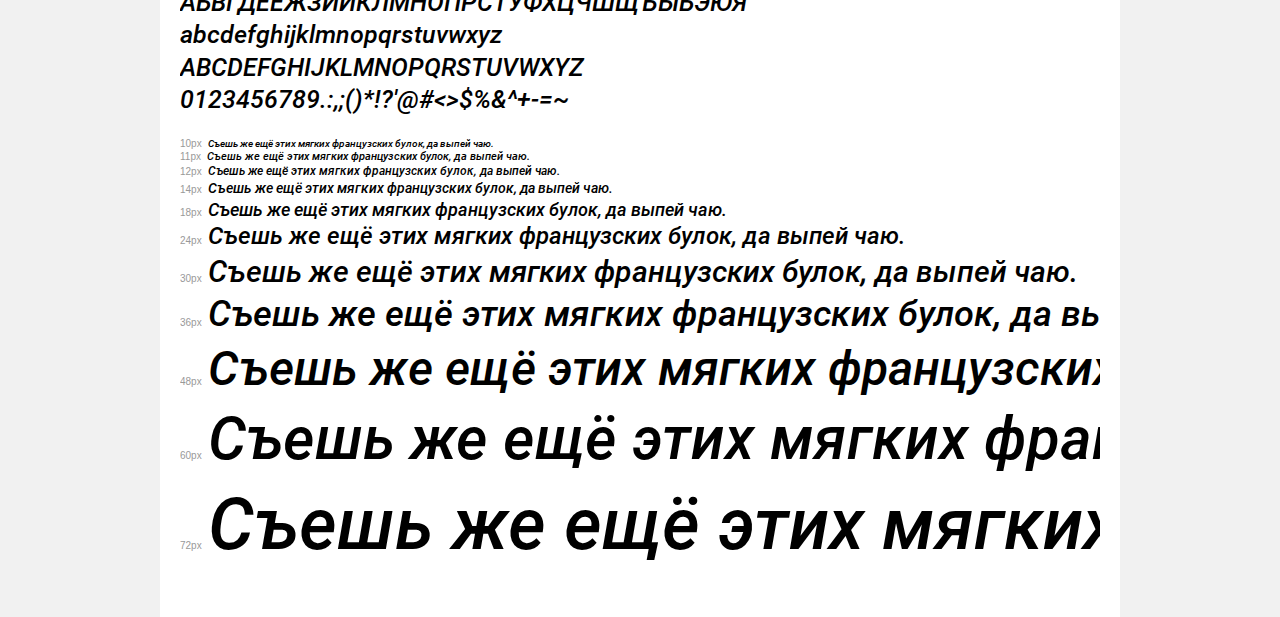
<file: fonts/Roboto/demo.html>
<!DOCTYPE html>
<html>
<head>
    <meta charset="utf-8">
    <meta http-equiv="X-UA-Compatible" content="IE=edge">
    <meta name="viewport" content="width=device-width, initial-scale=1">
    <meta name="robots" content="noindex, noarchive">
    <meta name="format-detection" content="telephone=no">
    <title>Transfonter demo</title>
    <link href="stylesheet.css" rel="stylesheet">
    <style>
        /*
        http://meyerweb.com/eric/tools/css/reset/
        v2.0 | 20110126
        License: none (public domain)
        */
        html, body, div, span, applet, object, iframe,
        h1, h2, h3, h4, h5, h6, p, blockquote, pre,
        a, abbr, acronym, address, big, cite, code,
        del, dfn, em, img, ins, kbd, q, s, samp,
        small, strike, strong, sub, sup, tt, var,
        b, u, i, center,
        dl, dt, dd, ol, ul, li,
        fieldset, form, label, legend,
        table, caption, tbody, tfoot, thead, tr, th, td,
        article, aside, canvas, details, embed,
        figure, figcaption, footer, header, hgroup,
        menu, nav, output, ruby, section, summary,
        time, mark, audio, video {
            margin: 0;
            padding: 0;
            border: 0;
            font-size: 100%;
            font: inherit;
            vertical-align: baseline;
        }
        /* HTML5 display-role reset for older browsers */
        article, aside, details, figcaption, figure,
        footer, header, hgroup, menu, nav, section {
            display: block;
        }
        body {
            line-height: 1;
        }
        ol, ul {
            list-style: none;
        }
        blockquote, q {
            quotes: none;
        }
        blockquote:before, blockquote:after,
        q:before, q:after {
            content: '';
            content: none;
        }
        table {
            border-collapse: collapse;
            border-spacing: 0;
        }
        /* common styles */
        body {
            background: #f1f1f1;
            color: #000;
        }
        .page {
            background: #fff;
            width: 920px;
            margin: 0 auto;
            padding: 20px 20px 0 20px;
            overflow: hidden;
        }
        .font-container {
            overflow-x: auto;
            overflow-y: hidden;
            margin-bottom: 40px;
            line-height: 1.3;
            white-space: nowrap;
            padding-bottom: 5px;
        }
        h1 {
            position: relative;
            background: #444;
            font-size: 32px;
            color: #fff;
            padding: 10px 20px;
            margin: 0 -20px 12px -20px;
        }
        .letters {
            font-size: 25px;
            margin-bottom: 20px;
        }
        .s10:before {
            content: '10px';
        }
        .s11:before {
            content: '11px';
        }
        .s12:before {
            content: '12px';
        }
        .s14:before {
            content: '14px';
        }
        .s18:before {
            content: '18px';
        }
        .s24:before {
            content: '24px';
        }
        .s30:before {
            content: '30px';
        }
        .s36:before {
            content: '36px';
        }
        .s48:before {
            content: '48px';
        }
        .s60:before {
            content: '60px';
        }
        .s72:before {
            content: '72px';
        }
        .s10:before, .s11:before, .s12:before, .s14:before,
        .s18:before, .s24:before, .s30:before, .s36:before,
        .s48:before, .s60:before, .s72:before {
            font-family: Arial, sans-serif;
            font-size: 10px;
            font-weight: normal;
            font-style: normal;
            color: #999;
            padding-right: 6px;
        }
        pre {
            display: block;
            position: relative;
            padding: 9px;
            margin: 0 0 10px;
            font-family: Monaco, Menlo, Consolas, "Courier New", monospace !important;
            font-size: 13px;
            line-height: 1.428571429;
            color: #333;
            font-weight: normal !important;
            font-style: normal !important;
            background-color: #f5f5f5;
            border: 1px solid #ccc;
            overflow-x: auto;
            border-radius: 4px;
        }
        pre:after {
            display: block;
            position: absolute;
            right: 0;
            top: 0;
            content: 'Usage';
            line-height: 1;
            padding: 5px 8px;
            font-size: 12px;
            color: #767676;
            background-color: #fff;
            border: 1px solid #ccc;
            border-right: none;
            border-top: none;
            border-radius: 0 4px 0 4px;
            z-index: 10;
        }
        /* responsive */
        @media (max-width: 959px) {
            .page {
                width: auto;
                margin: 0;
            }
        }
    </style>
</head>
<body>
<div class="page">
    <div class="demo" style="font-family: 'Roboto'; font-weight: 900; font-style: normal;">
        <h1>Roboto Black</h1>
        <pre>.your-style {
    font-family: 'Roboto';
    font-weight: 900;
    font-style: normal;
}</pre>
        <div class="font-container">
            <p class="letters">
                абвгдеёжзийклмнопрстуфхцчшщъыьэюя<br>
АБВГДЕЁЖЗИЙКЛМНОПРСТУФХЦЧШЩЪЫЬЭЮЯ<br>
abcdefghijklmnopqrstuvwxyz<br>
ABCDEFGHIJKLMNOPQRSTUVWXYZ<br>
                0123456789.:,;()*!?'@#<>$%&^+-=~
            </p>
            <p class="s10" style="font-size: 10px;">Съешь же ещё этих мягких французских булок, да выпей чаю.</p>
            <p class="s11" style="font-size: 11px;">Съешь же ещё этих мягких французских булок, да выпей чаю.</p>
            <p class="s12" style="font-size: 12px;">Съешь же ещё этих мягких французских булок, да выпей чаю.</p>
            <p class="s14" style="font-size: 14px;">Съешь же ещё этих мягких французских булок, да выпей чаю.</p>
            <p class="s18" style="font-size: 18px;">Съешь же ещё этих мягких французских булок, да выпей чаю.</p>
            <p class="s24" style="font-size: 24px;">Съешь же ещё этих мягких французских булок, да выпей чаю.</p>
            <p class="s30" style="font-size: 30px;">Съешь же ещё этих мягких французских булок, да выпей чаю.</p>
            <p class="s36" style="font-size: 36px;">Съешь же ещё этих мягких французских булок, да выпей чаю.</p>
            <p class="s48" style="font-size: 48px;">Съешь же ещё этих мягких французских булок, да выпей чаю.</p>
            <p class="s60" style="font-size: 60px;">Съешь же ещё этих мягких французских булок, да выпей чаю.</p>
            <p class="s72" style="font-size: 72px;">Съешь же ещё этих мягких французских булок, да выпей чаю.</p>
        </div>
    </div>
    <div class="demo" style="font-family: 'Roboto'; font-weight: bold; font-style: italic;">
        <h1>Roboto Bold Italic</h1>
        <pre>.your-style {
    font-family: 'Roboto';
    font-weight: bold;
    font-style: italic;
}</pre>
        <div class="font-container">
            <p class="letters">
                абвгдеёжзийклмнопрстуфхцчшщъыьэюя<br>
АБВГДЕЁЖЗИЙКЛМНОПРСТУФХЦЧШЩЪЫЬЭЮЯ<br>
abcdefghijklmnopqrstuvwxyz<br>
ABCDEFGHIJKLMNOPQRSTUVWXYZ<br>
                0123456789.:,;()*!?'@#<>$%&^+-=~
            </p>
            <p class="s10" style="font-size: 10px;">Съешь же ещё этих мягких французских булок, да выпей чаю.</p>
            <p class="s11" style="font-size: 11px;">Съешь же ещё этих мягких французских булок, да выпей чаю.</p>
            <p class="s12" style="font-size: 12px;">Съешь же ещё этих мягких французских булок, да выпей чаю.</p>
            <p class="s14" style="font-size: 14px;">Съешь же ещё этих мягких французских булок, да выпей чаю.</p>
            <p class="s18" style="font-size: 18px;">Съешь же ещё этих мягких французских булок, да выпей чаю.</p>
            <p class="s24" style="font-size: 24px;">Съешь же ещё этих мягких французских булок, да выпей чаю.</p>
            <p class="s30" style="font-size: 30px;">Съешь же ещё этих мягких французских булок, да выпей чаю.</p>
            <p class="s36" style="font-size: 36px;">Съешь же ещё этих мягких французских булок, да выпей чаю.</p>
            <p class="s48" style="font-size: 48px;">Съешь же ещё этих мягких французских булок, да выпей чаю.</p>
            <p class="s60" style="font-size: 60px;">Съешь же ещё этих мягких французских булок, да выпей чаю.</p>
            <p class="s72" style="font-size: 72px;">Съешь же ещё этих мягких французских булок, да выпей чаю.</p>
        </div>
    </div>
    <div class="demo" style="font-family: 'Roboto'; font-weight: 900; font-style: italic;">
        <h1>Roboto Black Italic</h1>
        <pre>.your-style {
    font-family: 'Roboto';
    font-weight: 900;
    font-style: italic;
}</pre>
        <div class="font-container">
            <p class="letters">
                абвгдеёжзийклмнопрстуфхцчшщъыьэюя<br>
АБВГДЕЁЖЗИЙКЛМНОПРСТУФХЦЧШЩЪЫЬЭЮЯ<br>
abcdefghijklmnopqrstuvwxyz<br>
ABCDEFGHIJKLMNOPQRSTUVWXYZ<br>
                0123456789.:,;()*!?'@#<>$%&^+-=~
            </p>
            <p class="s10" style="font-size: 10px;">Съешь же ещё этих мягких французских булок, да выпей чаю.</p>
            <p class="s11" style="font-size: 11px;">Съешь же ещё этих мягких французских булок, да выпей чаю.</p>
            <p class="s12" style="font-size: 12px;">Съешь же ещё этих мягких французских булок, да выпей чаю.</p>
            <p class="s14" style="font-size: 14px;">Съешь же ещё этих мягких французских булок, да выпей чаю.</p>
            <p class="s18" style="font-size: 18px;">Съешь же ещё этих мягких французских булок, да выпей чаю.</p>
            <p class="s24" style="font-size: 24px;">Съешь же ещё этих мягких французских булок, да выпей чаю.</p>
            <p class="s30" style="font-size: 30px;">Съешь же ещё этих мягких французских булок, да выпей чаю.</p>
            <p class="s36" style="font-size: 36px;">Съешь же ещё этих мягких французских булок, да выпей чаю.</p>
            <p class="s48" style="font-size: 48px;">Съешь же ещё этих мягких французских булок, да выпей чаю.</p>
            <p class="s60" style="font-size: 60px;">Съешь же ещё этих мягких французских булок, да выпей чаю.</p>
            <p class="s72" style="font-size: 72px;">Съешь же ещё этих мягких французских булок, да выпей чаю.</p>
        </div>
    </div>
    <div class="demo" style="font-family: 'Roboto'; font-weight: 300; font-style: italic;">
        <h1>Roboto Light Italic</h1>
        <pre>.your-style {
    font-family: 'Roboto';
    font-weight: 300;
    font-style: italic;
}</pre>
        <div class="font-container">
            <p class="letters">
                абвгдеёжзийклмнопрстуфхцчшщъыьэюя<br>
АБВГДЕЁЖЗИЙКЛМНОПРСТУФХЦЧШЩЪЫЬЭЮЯ<br>
abcdefghijklmnopqrstuvwxyz<br>
ABCDEFGHIJKLMNOPQRSTUVWXYZ<br>
                0123456789.:,;()*!?'@#<>$%&^+-=~
            </p>
            <p class="s10" style="font-size: 10px;">Съешь же ещё этих мягких французских булок, да выпей чаю.</p>
            <p class="s11" style="font-size: 11px;">Съешь же ещё этих мягких французских булок, да выпей чаю.</p>
            <p class="s12" style="font-size: 12px;">Съешь же ещё этих мягких французских булок, да выпей чаю.</p>
            <p class="s14" style="font-size: 14px;">Съешь же ещё этих мягких французских булок, да выпей чаю.</p>
            <p class="s18" style="font-size: 18px;">Съешь же ещё этих мягких французских булок, да выпей чаю.</p>
            <p class="s24" style="font-size: 24px;">Съешь же ещё этих мягких французских булок, да выпей чаю.</p>
            <p class="s30" style="font-size: 30px;">Съешь же ещё этих мягких французских булок, да выпей чаю.</p>
            <p class="s36" style="font-size: 36px;">Съешь же ещё этих мягких французских булок, да выпей чаю.</p>
            <p class="s48" style="font-size: 48px;">Съешь же ещё этих мягких французских булок, да выпей чаю.</p>
            <p class="s60" style="font-size: 60px;">Съешь же ещё этих мягких французских булок, да выпей чаю.</p>
            <p class="s72" style="font-size: 72px;">Съешь же ещё этих мягких французских булок, да выпей чаю.</p>
        </div>
    </div>
    <div class="demo" style="font-family: 'Roboto'; font-weight: normal; font-style: italic;">
        <h1>Roboto Italic</h1>
        <pre>.your-style {
    font-family: 'Roboto';
    font-weight: normal;
    font-style: italic;
}</pre>
        <div class="font-container">
            <p class="letters">
                абвгдеёжзийклмнопрстуфхцчшщъыьэюя<br>
АБВГДЕЁЖЗИЙКЛМНОПРСТУФХЦЧШЩЪЫЬЭЮЯ<br>
abcdefghijklmnopqrstuvwxyz<br>
ABCDEFGHIJKLMNOPQRSTUVWXYZ<br>
                0123456789.:,;()*!?'@#<>$%&^+-=~
            </p>
            <p class="s10" style="font-size: 10px;">Съешь же ещё этих мягких французских булок, да выпей чаю.</p>
            <p class="s11" style="font-size: 11px;">Съешь же ещё этих мягких французских булок, да выпей чаю.</p>
            <p class="s12" style="font-size: 12px;">Съешь же ещё этих мягких французских булок, да выпей чаю.</p>
            <p class="s14" style="font-size: 14px;">Съешь же ещё этих мягких французских булок, да выпей чаю.</p>
            <p class="s18" style="font-size: 18px;">Съешь же ещё этих мягких французских булок, да выпей чаю.</p>
            <p class="s24" style="font-size: 24px;">Съешь же ещё этих мягких французских булок, да выпей чаю.</p>
            <p class="s30" style="font-size: 30px;">Съешь же ещё этих мягких французских булок, да выпей чаю.</p>
            <p class="s36" style="font-size: 36px;">Съешь же ещё этих мягких французских булок, да выпей чаю.</p>
            <p class="s48" style="font-size: 48px;">Съешь же ещё этих мягких французских булок, да выпей чаю.</p>
            <p class="s60" style="font-size: 60px;">Съешь же ещё этих мягких французских булок, да выпей чаю.</p>
            <p class="s72" style="font-size: 72px;">Съешь же ещё этих мягких французских булок, да выпей чаю.</p>
        </div>
    </div>
    <div class="demo" style="font-family: 'Roboto'; font-weight: 100; font-style: italic;">
        <h1>Roboto Thin Italic</h1>
        <pre>.your-style {
    font-family: 'Roboto';
    font-weight: 100;
    font-style: italic;
}</pre>
        <div class="font-container">
            <p class="letters">
                абвгдеёжзийклмнопрстуфхцчшщъыьэюя<br>
АБВГДЕЁЖЗИЙКЛМНОПРСТУФХЦЧШЩЪЫЬЭЮЯ<br>
abcdefghijklmnopqrstuvwxyz<br>
ABCDEFGHIJKLMNOPQRSTUVWXYZ<br>
                0123456789.:,;()*!?'@#<>$%&^+-=~
            </p>
            <p class="s10" style="font-size: 10px;">Съешь же ещё этих мягких французских булок, да выпей чаю.</p>
            <p class="s11" style="font-size: 11px;">Съешь же ещё этих мягких французских булок, да выпей чаю.</p>
            <p class="s12" style="font-size: 12px;">Съешь же ещё этих мягких французских булок, да выпей чаю.</p>
            <p class="s14" style="font-size: 14px;">Съешь же ещё этих мягких французских булок, да выпей чаю.</p>
            <p class="s18" style="font-size: 18px;">Съешь же ещё этих мягких французских булок, да выпей чаю.</p>
            <p class="s24" style="font-size: 24px;">Съешь же ещё этих мягких французских булок, да выпей чаю.</p>
            <p class="s30" style="font-size: 30px;">Съешь же ещё этих мягких французских булок, да выпей чаю.</p>
            <p class="s36" style="font-size: 36px;">Съешь же ещё этих мягких французских булок, да выпей чаю.</p>
            <p class="s48" style="font-size: 48px;">Съешь же ещё этих мягких французских булок, да выпей чаю.</p>
            <p class="s60" style="font-size: 60px;">Съешь же ещё этих мягких французских булок, да выпей чаю.</p>
            <p class="s72" style="font-size: 72px;">Съешь же ещё этих мягких французских булок, да выпей чаю.</p>
        </div>
    </div>
    <div class="demo" style="font-family: 'Roboto'; font-weight: normal; font-style: normal;">
        <h1>Roboto</h1>
        <pre>.your-style {
    font-family: 'Roboto';
    font-weight: normal;
    font-style: normal;
}</pre>
        <div class="font-container">
            <p class="letters">
                абвгдеёжзийклмнопрстуфхцчшщъыьэюя<br>
АБВГДЕЁЖЗИЙКЛМНОПРСТУФХЦЧШЩЪЫЬЭЮЯ<br>
abcdefghijklmnopqrstuvwxyz<br>
ABCDEFGHIJKLMNOPQRSTUVWXYZ<br>
                0123456789.:,;()*!?'@#<>$%&^+-=~
            </p>
            <p class="s10" style="font-size: 10px;">Съешь же ещё этих мягких французских булок, да выпей чаю.</p>
            <p class="s11" style="font-size: 11px;">Съешь же ещё этих мягких французских булок, да выпей чаю.</p>
            <p class="s12" style="font-size: 12px;">Съешь же ещё этих мягких французских булок, да выпей чаю.</p>
            <p class="s14" style="font-size: 14px;">Съешь же ещё этих мягких французских булок, да выпей чаю.</p>
            <p class="s18" style="font-size: 18px;">Съешь же ещё этих мягких французских булок, да выпей чаю.</p>
            <p class="s24" style="font-size: 24px;">Съешь же ещё этих мягких французских булок, да выпей чаю.</p>
            <p class="s30" style="font-size: 30px;">Съешь же ещё этих мягких французских булок, да выпей чаю.</p>
            <p class="s36" style="font-size: 36px;">Съешь же ещё этих мягких французских булок, да выпей чаю.</p>
            <p class="s48" style="font-size: 48px;">Съешь же ещё этих мягких французских булок, да выпей чаю.</p>
            <p class="s60" style="font-size: 60px;">Съешь же ещё этих мягких французских булок, да выпей чаю.</p>
            <p class="s72" style="font-size: 72px;">Съешь же ещё этих мягких французских булок, да выпей чаю.</p>
        </div>
    </div>
    <div class="demo" style="font-family: 'Roboto'; font-weight: 100; font-style: normal;">
        <h1>Roboto Thin</h1>
        <pre>.your-style {
    font-family: 'Roboto';
    font-weight: 100;
    font-style: normal;
}</pre>
        <div class="font-container">
            <p class="letters">
                абвгдеёжзийклмнопрстуфхцчшщъыьэюя<br>
АБВГДЕЁЖЗИЙКЛМНОПРСТУФХЦЧШЩЪЫЬЭЮЯ<br>
abcdefghijklmnopqrstuvwxyz<br>
ABCDEFGHIJKLMNOPQRSTUVWXYZ<br>
                0123456789.:,;()*!?'@#<>$%&^+-=~
            </p>
            <p class="s10" style="font-size: 10px;">Съешь же ещё этих мягких французских булок, да выпей чаю.</p>
            <p class="s11" style="font-size: 11px;">Съешь же ещё этих мягких французских булок, да выпей чаю.</p>
            <p class="s12" style="font-size: 12px;">Съешь же ещё этих мягких французских булок, да выпей чаю.</p>
            <p class="s14" style="font-size: 14px;">Съешь же ещё этих мягких французских булок, да выпей чаю.</p>
            <p class="s18" style="font-size: 18px;">Съешь же ещё этих мягких французских булок, да выпей чаю.</p>
            <p class="s24" style="font-size: 24px;">Съешь же ещё этих мягких французских булок, да выпей чаю.</p>
            <p class="s30" style="font-size: 30px;">Съешь же ещё этих мягких французских булок, да выпей чаю.</p>
            <p class="s36" style="font-size: 36px;">Съешь же ещё этих мягких французских булок, да выпей чаю.</p>
            <p class="s48" style="font-size: 48px;">Съешь же ещё этих мягких французских булок, да выпей чаю.</p>
            <p class="s60" style="font-size: 60px;">Съешь же ещё этих мягких французских булок, да выпей чаю.</p>
            <p class="s72" style="font-size: 72px;">Съешь же ещё этих мягких французских булок, да выпей чаю.</p>
        </div>
    </div>
    <div class="demo" style="font-family: 'Roboto'; font-weight: 500; font-style: normal;">
        <h1>Roboto Medium</h1>
        <pre>.your-style {
    font-family: 'Roboto';
    font-weight: 500;
    font-style: normal;
}</pre>
        <div class="font-container">
            <p class="letters">
                абвгдеёжзийклмнопрстуфхцчшщъыьэюя<br>
АБВГДЕЁЖЗИЙКЛМНОПРСТУФХЦЧШЩЪЫЬЭЮЯ<br>
abcdefghijklmnopqrstuvwxyz<br>
ABCDEFGHIJKLMNOPQRSTUVWXYZ<br>
                0123456789.:,;()*!?'@#<>$%&^+-=~
            </p>
            <p class="s10" style="font-size: 10px;">Съешь же ещё этих мягких французских булок, да выпей чаю.</p>
            <p class="s11" style="font-size: 11px;">Съешь же ещё этих мягких французских булок, да выпей чаю.</p>
            <p class="s12" style="font-size: 12px;">Съешь же ещё этих мягких французских булок, да выпей чаю.</p>
            <p class="s14" style="font-size: 14px;">Съешь же ещё этих мягких французских булок, да выпей чаю.</p>
            <p class="s18" style="font-size: 18px;">Съешь же ещё этих мягких французских булок, да выпей чаю.</p>
            <p class="s24" style="font-size: 24px;">Съешь же ещё этих мягких французских булок, да выпей чаю.</p>
            <p class="s30" style="font-size: 30px;">Съешь же ещё этих мягких французских булок, да выпей чаю.</p>
            <p class="s36" style="font-size: 36px;">Съешь же ещё этих мягких французских булок, да выпей чаю.</p>
            <p class="s48" style="font-size: 48px;">Съешь же ещё этих мягких французских булок, да выпей чаю.</p>
            <p class="s60" style="font-size: 60px;">Съешь же ещё этих мягких французских булок, да выпей чаю.</p>
            <p class="s72" style="font-size: 72px;">Съешь же ещё этих мягких французских булок, да выпей чаю.</p>
        </div>
    </div>
    <div class="demo" style="font-family: 'Roboto'; font-weight: 300; font-style: normal;">
        <h1>Roboto Light</h1>
        <pre>.your-style {
    font-family: 'Roboto';
    font-weight: 300;
    font-style: normal;
}</pre>
        <div class="font-container">
            <p class="letters">
                абвгдеёжзийклмнопрстуфхцчшщъыьэюя<br>
АБВГДЕЁЖЗИЙКЛМНОПРСТУФХЦЧШЩЪЫЬЭЮЯ<br>
abcdefghijklmnopqrstuvwxyz<br>
ABCDEFGHIJKLMNOPQRSTUVWXYZ<br>
                0123456789.:,;()*!?'@#<>$%&^+-=~
            </p>
            <p class="s10" style="font-size: 10px;">Съешь же ещё этих мягких французских булок, да выпей чаю.</p>
            <p class="s11" style="font-size: 11px;">Съешь же ещё этих мягких французских булок, да выпей чаю.</p>
            <p class="s12" style="font-size: 12px;">Съешь же ещё этих мягких французских булок, да выпей чаю.</p>
            <p class="s14" style="font-size: 14px;">Съешь же ещё этих мягких французских булок, да выпей чаю.</p>
            <p class="s18" style="font-size: 18px;">Съешь же ещё этих мягких французских булок, да выпей чаю.</p>
            <p class="s24" style="font-size: 24px;">Съешь же ещё этих мягких французских булок, да выпей чаю.</p>
            <p class="s30" style="font-size: 30px;">Съешь же ещё этих мягких французских булок, да выпей чаю.</p>
            <p class="s36" style="font-size: 36px;">Съешь же ещё этих мягких французских булок, да выпей чаю.</p>
            <p class="s48" style="font-size: 48px;">Съешь же ещё этих мягких французских булок, да выпей чаю.</p>
            <p class="s60" style="font-size: 60px;">Съешь же ещё этих мягких французских булок, да выпей чаю.</p>
            <p class="s72" style="font-size: 72px;">Съешь же ещё этих мягких французских булок, да выпей чаю.</p>
        </div>
    </div>
    <div class="demo" style="font-family: 'Roboto'; font-weight: bold; font-style: normal;">
        <h1>Roboto Bold</h1>
        <pre>.your-style {
    font-family: 'Roboto';
    font-weight: bold;
    font-style: normal;
}</pre>
        <div class="font-container">
            <p class="letters">
                абвгдеёжзийклмнопрстуфхцчшщъыьэюя<br>
АБВГДЕЁЖЗИЙКЛМНОПРСТУФХЦЧШЩЪЫЬЭЮЯ<br>
abcdefghijklmnopqrstuvwxyz<br>
ABCDEFGHIJKLMNOPQRSTUVWXYZ<br>
                0123456789.:,;()*!?'@#<>$%&^+-=~
            </p>
            <p class="s10" style="font-size: 10px;">Съешь же ещё этих мягких французских булок, да выпей чаю.</p>
            <p class="s11" style="font-size: 11px;">Съешь же ещё этих мягких французских булок, да выпей чаю.</p>
            <p class="s12" style="font-size: 12px;">Съешь же ещё этих мягких французских булок, да выпей чаю.</p>
            <p class="s14" style="font-size: 14px;">Съешь же ещё этих мягких французских булок, да выпей чаю.</p>
            <p class="s18" style="font-size: 18px;">Съешь же ещё этих мягких французских булок, да выпей чаю.</p>
            <p class="s24" style="font-size: 24px;">Съешь же ещё этих мягких французских булок, да выпей чаю.</p>
            <p class="s30" style="font-size: 30px;">Съешь же ещё этих мягких французских булок, да выпей чаю.</p>
            <p class="s36" style="font-size: 36px;">Съешь же ещё этих мягких французских булок, да выпей чаю.</p>
            <p class="s48" style="font-size: 48px;">Съешь же ещё этих мягких французских булок, да выпей чаю.</p>
            <p class="s60" style="font-size: 60px;">Съешь же ещё этих мягких французских булок, да выпей чаю.</p>
            <p class="s72" style="font-size: 72px;">Съешь же ещё этих мягких французских булок, да выпей чаю.</p>
        </div>
    </div>
    <div class="demo" style="font-family: 'Roboto'; font-weight: 500; font-style: italic;">
        <h1>Roboto Medium Italic</h1>
        <pre>.your-style {
    font-family: 'Roboto';
    font-weight: 500;
    font-style: italic;
}</pre>
        <div class="font-container">
            <p class="letters">
                абвгдеёжзийклмнопрстуфхцчшщъыьэюя<br>
АБВГДЕЁЖЗИЙКЛМНОПРСТУФХЦЧШЩЪЫЬЭЮЯ<br>
abcdefghijklmnopqrstuvwxyz<br>
ABCDEFGHIJKLMNOPQRSTUVWXYZ<br>
                0123456789.:,;()*!?'@#<>$%&^+-=~
            </p>
            <p class="s10" style="font-size: 10px;">Съешь же ещё этих мягких французских булок, да выпей чаю.</p>
            <p class="s11" style="font-size: 11px;">Съешь же ещё этих мягких французских булок, да выпей чаю.</p>
            <p class="s12" style="font-size: 12px;">Съешь же ещё этих мягких французских булок, да выпей чаю.</p>
            <p class="s14" style="font-size: 14px;">Съешь же ещё этих мягких французских булок, да выпей чаю.</p>
            <p class="s18" style="font-size: 18px;">Съешь же ещё этих мягких французских булок, да выпей чаю.</p>
            <p class="s24" style="font-size: 24px;">Съешь же ещё этих мягких французских булок, да выпей чаю.</p>
            <p class="s30" style="font-size: 30px;">Съешь же ещё этих мягких французских булок, да выпей чаю.</p>
            <p class="s36" style="font-size: 36px;">Съешь же ещё этих мягких французских булок, да выпей чаю.</p>
            <p class="s48" style="font-size: 48px;">Съешь же ещё этих мягких французских булок, да выпей чаю.</p>
            <p class="s60" style="font-size: 60px;">Съешь же ещё этих мягких французских булок, да выпей чаю.</p>
            <p class="s72" style="font-size: 72px;">Съешь же ещё этих мягких французских булок, да выпей чаю.</p>
        </div>
    </div>
</div>
</body>
</html>
</file>
<file: fonts/icomoon/style.css>
@font-face {
  font-family: 'icomoon';
  src:
    url('fonts/icomoon.ttf?uc4psg') format('truetype'),
    url('fonts/icomoon.woff?uc4psg') format('woff'),
    url('fonts/icomoon.svg?uc4psg#icomoon') format('svg');
  font-weight: normal;
  font-style: normal;
}

.icm {
  /* use !important to prevent issues with browser extensions that change fonts */
  font-family: 'icomoon' !important;
  speak: none;
  font-style: normal;
  font-weight: normal;
  font-variant: normal;
  text-transform: none;
  line-height: 1;

  /* Better Font Rendering =========== */
  -webkit-font-smoothing: antialiased;
  -moz-osx-font-smoothing: grayscale;
}

.icm-circle:before {
  content: "\e92a";
  color: #e31e24;
}
.icm-Icon_14:before {
  content: "\e900";
}
.icm-Icon_15:before {
  content: "\e901";
}
.icm-Icon_16:before {
  content: "\e902";
}
.icm-Icon_17:before {
  content: "\e903";
}
.icm-Icon_18:before {
  content: "\e904";
}
.icm-Icon_19:before {
  content: "\e905";
}
.icm-Icon_20:before {
  content: "\e906";
}
.icm-Icon_21:before {
  content: "\e907";
}
.icm-Icon_22:before {
  content: "\e908";
}
.icm-Icon_23:before {
  content: "\e909";
}
.icm-Icon_24:before {
  content: "\e90a";
}
.icm-_:before {
  content: "\e90b";
}
.icm-Icon_1:before {
  content: "\e90c";
}
.icm-Icon_2:before {
  content: "\e90d";
}
.icm-Icon_3:before {
  content: "\e90e";
}
.icm-Icon_4:before {
  content: "\e90f";
}
.icm-Icon_5:before {
  content: "\e910";
}
.icm-Icon_6:before {
  content: "\e911";
}
.icm-Icon_7:before {
  content: "\e912";
}
.icm-Icon_8:before {
  content: "\e913";
}
.icm-Icon_9:before {
  content: "\e914";
}
.icm-Icon_10:before {
  content: "\e915";
}
.icm-Icon_11:before {
  content: "\e916";
}
.icm-Icon_12:before {
  content: "\e917";
}
.icm-Icon_13:before {
  content: "\e918";
}
.icm-icon_left:before {
  content: "\e919";
}
.icm-icon_list:before {
  content: "\e91a";
}
.icm-icon_logout:before {
  content: "\e91b";
}
.icm-icon_right:before {
  content: "\e91c";
}
.icm-icon_right_arrow:before {
  content: "\e91d";
}
.icm-icon_search:before {
  content: "\e91e";
}
.icm-icon_shopping_cart:before {
  content: "\e91f";
}
.icm-icon_up:before {
  content: "\e920";
}
.icm-icon_up_round_button:before {
  content: "\e921";
}
.icm-icon_video_player:before {
  content: "\e922";
}
.icm-Visa:before {
  content: "\e923";
}
.icm-icon_arrow_up:before {
  content: "\e924";
}
.icm-icon_close:before {
  content: "\e925";
}
.icm-icon_down_round_button:before {
  content: "\e926";
}
.icm-icon_drop-down:before {
  content: "\e927";
}
.icm-icon_four-squares-list:before {
  content: "\e928";
}
.icm-icon_geo:before {
  content: "\e929";
}
</file>
<file: fonts/Roboto/stylesheet.css>
@font-face {
    font-family: 'Roboto';
    src: url('subset-Roboto-Black.eot');
    src: url('subset-Roboto-Black.eot?#iefix') format('embedded-opentype'),
        url('subset-Roboto-Black.woff2') format('woff2'),
        url('subset-Roboto-Black.woff') format('woff'),
        url('subset-Roboto-Black.svg#Roboto-Black') format('svg');
    font-weight: 900;
    font-style: normal;
}

@font-face {
    font-family: 'Roboto';
    src: url('subset-Roboto-BoldItalic.eot');
    src: url('subset-Roboto-BoldItalic.eot?#iefix') format('embedded-opentype'),
        url('subset-Roboto-BoldItalic.woff2') format('woff2'),
        url('subset-Roboto-BoldItalic.woff') format('woff'),
        url('subset-Roboto-BoldItalic.svg#Roboto-BoldItalic') format('svg');
    font-weight: bold;
    font-style: italic;
}

@font-face {
    font-family: 'Roboto';
    src: url('subset-Roboto-BlackItalic.eot');
    src: url('subset-Roboto-BlackItalic.eot?#iefix') format('embedded-opentype'),
        url('subset-Roboto-BlackItalic.woff2') format('woff2'),
        url('subset-Roboto-BlackItalic.woff') format('woff'),
        url('subset-Roboto-BlackItalic.svg#Roboto-BlackItalic') format('svg');
    font-weight: 900;
    font-style: italic;
}

@font-face {
    font-family: 'Roboto';
    src: url('subset-Roboto-LightItalic.eot');
    src: url('subset-Roboto-LightItalic.eot?#iefix') format('embedded-opentype'),
        url('subset-Roboto-LightItalic.woff2') format('woff2'),
        url('subset-Roboto-LightItalic.woff') format('woff'),
        url('subset-Roboto-LightItalic.svg#Roboto-LightItalic') format('svg');
    font-weight: 300;
    font-style: italic;
}

@font-face {
    font-family: 'Roboto';
    src: url('subset-Roboto-Italic.eot');
    src: url('subset-Roboto-Italic.eot?#iefix') format('embedded-opentype'),
        url('subset-Roboto-Italic.woff2') format('woff2'),
        url('subset-Roboto-Italic.woff') format('woff'),
        url('subset-Roboto-Italic.svg#Roboto-Italic') format('svg');
    font-weight: normal;
    font-style: italic;
}

@font-face {
    font-family: 'Roboto';
    src: url('subset-Roboto-ThinItalic.eot');
    src: url('subset-Roboto-ThinItalic.eot?#iefix') format('embedded-opentype'),
        url('subset-Roboto-ThinItalic.woff2') format('woff2'),
        url('subset-Roboto-ThinItalic.woff') format('woff'),
        url('subset-Roboto-ThinItalic.svg#Roboto-ThinItalic') format('svg');
    font-weight: 100;
    font-style: italic;
}

@font-face {
    font-family: 'Roboto';
    src: url('subset-Roboto-Regular.eot');
    src: url('subset-Roboto-Regular.eot?#iefix') format('embedded-opentype'),
        url('subset-Roboto-Regular.woff2') format('woff2'),
        url('subset-Roboto-Regular.woff') format('woff'),
        url('subset-Roboto-Regular.svg#Roboto-Regular') format('svg');
    font-weight: normal;
    font-style: normal;
}

@font-face {
    font-family: 'Roboto';
    src: url('subset-Roboto-Thin.eot');
    src: url('subset-Roboto-Thin.eot?#iefix') format('embedded-opentype'),
        url('subset-Roboto-Thin.woff2') format('woff2'),
        url('subset-Roboto-Thin.woff') format('woff'),
        url('subset-Roboto-Thin.svg#Roboto-Thin') format('svg');
    font-weight: 100;
    font-style: normal;
}

@font-face {
    font-family: 'Roboto';
    src: url('subset-Roboto-Medium.eot');
    src: url('subset-Roboto-Medium.eot?#iefix') format('embedded-opentype'),
        url('subset-Roboto-Medium.woff2') format('woff2'),
        url('subset-Roboto-Medium.woff') format('woff'),
        url('subset-Roboto-Medium.svg#Roboto-Medium') format('svg');
    font-weight: 500;
    font-style: normal;
}

@font-face {
    font-family: 'Roboto';
    src: url('subset-Roboto-Light.eot');
    src: url('subset-Roboto-Light.eot?#iefix') format('embedded-opentype'),
        url('subset-Roboto-Light.woff2') format('woff2'),
        url('subset-Roboto-Light.woff') format('woff'),
        url('subset-Roboto-Light.svg#Roboto-Light') format('svg');
    font-weight: 300;
    font-style: normal;
}

@font-face {
    font-family: 'Roboto';
    src: url('subset-Roboto-Bold.eot');
    src: url('subset-Roboto-Bold.eot?#iefix') format('embedded-opentype'),
        url('subset-Roboto-Bold.woff2') format('woff2'),
        url('subset-Roboto-Bold.woff') format('woff'),
        url('subset-Roboto-Bold.svg#Roboto-Bold') format('svg');
    font-weight: bold;
    font-style: normal;
}

@font-face {
    font-family: 'Roboto';
    src: url('subset-Roboto-MediumItalic.eot');
    src: url('subset-Roboto-MediumItalic.eot?#iefix') format('embedded-opentype'),
        url('subset-Roboto-MediumItalic.woff2') format('woff2'),
        url('subset-Roboto-MediumItalic.woff') format('woff'),
        url('subset-Roboto-MediumItalic.svg#Roboto-MediumItalic') format('svg');
    font-weight: 500;
    font-style: italic;
}
</file>
<file: css/style.css>
/*-------------------------------------------------*/
/*  font-family
/*-------------------------------------------------*/
::-moz-selection {
  background: #b3d4fc;
  text-shadow: none; }

::selection {
  background: #b3d4fc;
  text-shadow: none; }

hr {
  display: block;
  height: 1px;
  border: 0;
  border-top: 1px solid #ccc;
  margin: 1em 0;
  padding: 0; }

audio,
canvas,
iframe,
img,
svg,
video {
  vertical-align: middle; }

fieldset {
  border: 0;
  margin: 0;
  padding: 0; }

textarea {
  resize: none; }

button {
  outline: none;
  cursor: pointer; }

input, textarea, select {
  font-family: inherit;
  outline: none; }

.browserupgrade {
  margin: 0.2em 0;
  background: #ccc;
  color: #000;
  padding: 0.2em 0; }

h1, h2, h3, p {
  margin: 0; }

* {
  -webkit-box-sizing: border-box;
          box-sizing: border-box; }

input, textarea, select, button {
  font-family: inherit; }

/*!
 * Bootstrap Grid v4.0.0 (https://getbootstrap.com)
 * Copyright 2011-2018 The Bootstrap Authors
 * Copyright 2011-2018 Twitter, Inc.
 * Licensed under MIT (https://github.com/twbs/bootstrap/blob/master/LICENSE)
 */
@-ms-viewport {
  width: device-width; }

html {
  -webkit-box-sizing: border-box;
          box-sizing: border-box;
  -ms-overflow-style: scrollbar; }

*,
*::before,
*::after {
  -webkit-box-sizing: inherit;
          box-sizing: inherit; }

/*-------------------------------------------------*/
/*  font-family
/*-------------------------------------------------*/
.container {
  width: 100%;
  padding-right: 15px;
  padding-left: 15px;
  margin-right: auto;
  margin-left: auto;
  max-width: 750px; }
  @media (min-width: 992px) {
    .container {
      max-width: 960px; } }
  @media (min-width: 1230px) {
    .container {
      max-width: 1170px; } }

.container-fluid {
  width: 100%;
  padding-right: 15px;
  padding-left: 15px;
  margin-right: auto;
  margin-left: auto; }

.row {
  display: -webkit-box;
  display: -ms-flexbox;
  display: flex;
  -ms-flex-wrap: wrap;
      flex-wrap: wrap;
  margin-right: -15px;
  margin-left: -15px; }

.no-gutters {
  margin-right: 0;
  margin-left: 0; }
  .no-gutters > .col,
  .no-gutters > [class*="col-"] {
    padding-right: 0;
    padding-left: 0; }

.col-1, .col-2, .col-3, .col-4, .col-5, .col-6, .col-7, .col-8, .col-9, .col-10, .col-11, .col-12, .col,
.col-auto, .col-lg-1, .col-lg-2, .col-lg-3, .col-lg-4, .col-lg-5, .col-lg-6, .col-lg-7, .col-lg-8, .col-lg-9, .col-lg-10, .col-lg-11, .col-lg-12, .col-lg,
.col-lg-auto, .col-xl-1, .col-xl-2, .col-xl-3, .col-xl-4, .col-xl-5, .col-xl-6, .col-xl-7, .col-xl-8, .col-xl-9, .col-xl-10, .col-xl-11, .col-xl-12, .col-xl,
.col-xl-auto {
  position: relative;
  width: 100%;
  min-height: 1px;
  padding-right: 15px;
  padding-left: 15px; }

.col {
  -ms-flex-preferred-size: 0;
      flex-basis: 0;
  -webkit-box-flex: 1;
      -ms-flex-positive: 1;
          flex-grow: 1;
  max-width: 100%; }

.col-auto {
  -webkit-box-flex: 0;
      -ms-flex: 0 0 auto;
          flex: 0 0 auto;
  width: auto;
  max-width: none; }

.col-1 {
  -webkit-box-flex: 0;
      -ms-flex: 0 0 8.33333%;
          flex: 0 0 8.33333%;
  max-width: 8.33333%; }

.col-2 {
  -webkit-box-flex: 0;
      -ms-flex: 0 0 16.66667%;
          flex: 0 0 16.66667%;
  max-width: 16.66667%; }

.col-3 {
  -webkit-box-flex: 0;
      -ms-flex: 0 0 25%;
          flex: 0 0 25%;
  max-width: 25%; }

.col-4 {
  -webkit-box-flex: 0;
      -ms-flex: 0 0 33.33333%;
          flex: 0 0 33.33333%;
  max-width: 33.33333%; }

.col-5 {
  -webkit-box-flex: 0;
      -ms-flex: 0 0 41.66667%;
          flex: 0 0 41.66667%;
  max-width: 41.66667%; }

.col-6 {
  -webkit-box-flex: 0;
      -ms-flex: 0 0 50%;
          flex: 0 0 50%;
  max-width: 50%; }

.col-7 {
  -webkit-box-flex: 0;
      -ms-flex: 0 0 58.33333%;
          flex: 0 0 58.33333%;
  max-width: 58.33333%; }

.col-8 {
  -webkit-box-flex: 0;
      -ms-flex: 0 0 66.66667%;
          flex: 0 0 66.66667%;
  max-width: 66.66667%; }

.col-9 {
  -webkit-box-flex: 0;
      -ms-flex: 0 0 75%;
          flex: 0 0 75%;
  max-width: 75%; }

.col-10 {
  -webkit-box-flex: 0;
      -ms-flex: 0 0 83.33333%;
          flex: 0 0 83.33333%;
  max-width: 83.33333%; }

.col-11 {
  -webkit-box-flex: 0;
      -ms-flex: 0 0 91.66667%;
          flex: 0 0 91.66667%;
  max-width: 91.66667%; }

.col-12 {
  -webkit-box-flex: 0;
      -ms-flex: 0 0 100%;
          flex: 0 0 100%;
  max-width: 100%; }

.order-first {
  -webkit-box-ordinal-group: 0;
      -ms-flex-order: -1;
          order: -1; }

.order-last {
  -webkit-box-ordinal-group: 14;
      -ms-flex-order: 13;
          order: 13; }

.order-0 {
  -webkit-box-ordinal-group: 1;
      -ms-flex-order: 0;
          order: 0; }

.order-1 {
  -webkit-box-ordinal-group: 2;
      -ms-flex-order: 1;
          order: 1; }

.order-2 {
  -webkit-box-ordinal-group: 3;
      -ms-flex-order: 2;
          order: 2; }

.order-3 {
  -webkit-box-ordinal-group: 4;
      -ms-flex-order: 3;
          order: 3; }

.order-4 {
  -webkit-box-ordinal-group: 5;
      -ms-flex-order: 4;
          order: 4; }

.order-5 {
  -webkit-box-ordinal-group: 6;
      -ms-flex-order: 5;
          order: 5; }

.order-6 {
  -webkit-box-ordinal-group: 7;
      -ms-flex-order: 6;
          order: 6; }

.order-7 {
  -webkit-box-ordinal-group: 8;
      -ms-flex-order: 7;
          order: 7; }

.order-8 {
  -webkit-box-ordinal-group: 9;
      -ms-flex-order: 8;
          order: 8; }

.order-9 {
  -webkit-box-ordinal-group: 10;
      -ms-flex-order: 9;
          order: 9; }

.order-10 {
  -webkit-box-ordinal-group: 11;
      -ms-flex-order: 10;
          order: 10; }

.order-11 {
  -webkit-box-ordinal-group: 12;
      -ms-flex-order: 11;
          order: 11; }

.order-12 {
  -webkit-box-ordinal-group: 13;
      -ms-flex-order: 12;
          order: 12; }

.offset-1 {
  margin-left: 8.33333%; }

.offset-2 {
  margin-left: 16.66667%; }

.offset-3 {
  margin-left: 25%; }

.offset-4 {
  margin-left: 33.33333%; }

.offset-5 {
  margin-left: 41.66667%; }

.offset-6 {
  margin-left: 50%; }

.offset-7 {
  margin-left: 58.33333%; }

.offset-8 {
  margin-left: 66.66667%; }

.offset-9 {
  margin-left: 75%; }

.offset-10 {
  margin-left: 83.33333%; }

.offset-11 {
  margin-left: 91.66667%; }

@media (min-width: 992px) {
  .col-lg {
    -ms-flex-preferred-size: 0;
        flex-basis: 0;
    -webkit-box-flex: 1;
        -ms-flex-positive: 1;
            flex-grow: 1;
    max-width: 100%; }
  .col-lg-auto {
    -webkit-box-flex: 0;
        -ms-flex: 0 0 auto;
            flex: 0 0 auto;
    width: auto;
    max-width: none; }
  .col-lg-1 {
    -webkit-box-flex: 0;
        -ms-flex: 0 0 8.33333%;
            flex: 0 0 8.33333%;
    max-width: 8.33333%; }
  .col-lg-2 {
    -webkit-box-flex: 0;
        -ms-flex: 0 0 16.66667%;
            flex: 0 0 16.66667%;
    max-width: 16.66667%; }
  .col-lg-3 {
    -webkit-box-flex: 0;
        -ms-flex: 0 0 25%;
            flex: 0 0 25%;
    max-width: 25%; }
  .col-lg-4 {
    -webkit-box-flex: 0;
        -ms-flex: 0 0 33.33333%;
            flex: 0 0 33.33333%;
    max-width: 33.33333%; }
  .col-lg-5 {
    -webkit-box-flex: 0;
        -ms-flex: 0 0 41.66667%;
            flex: 0 0 41.66667%;
    max-width: 41.66667%; }
  .col-lg-6 {
    -webkit-box-flex: 0;
        -ms-flex: 0 0 50%;
            flex: 0 0 50%;
    max-width: 50%; }
  .col-lg-7 {
    -webkit-box-flex: 0;
        -ms-flex: 0 0 58.33333%;
            flex: 0 0 58.33333%;
    max-width: 58.33333%; }
  .col-lg-8 {
    -webkit-box-flex: 0;
        -ms-flex: 0 0 66.66667%;
            flex: 0 0 66.66667%;
    max-width: 66.66667%; }
  .col-lg-9 {
    -webkit-box-flex: 0;
        -ms-flex: 0 0 75%;
            flex: 0 0 75%;
    max-width: 75%; }
  .col-lg-10 {
    -webkit-box-flex: 0;
        -ms-flex: 0 0 83.33333%;
            flex: 0 0 83.33333%;
    max-width: 83.33333%; }
  .col-lg-11 {
    -webkit-box-flex: 0;
        -ms-flex: 0 0 91.66667%;
            flex: 0 0 91.66667%;
    max-width: 91.66667%; }
  .col-lg-12 {
    -webkit-box-flex: 0;
        -ms-flex: 0 0 100%;
            flex: 0 0 100%;
    max-width: 100%; }
  .order-lg-first {
    -webkit-box-ordinal-group: 0;
        -ms-flex-order: -1;
            order: -1; }
  .order-lg-last {
    -webkit-box-ordinal-group: 14;
        -ms-flex-order: 13;
            order: 13; }
  .order-lg-0 {
    -webkit-box-ordinal-group: 1;
        -ms-flex-order: 0;
            order: 0; }
  .order-lg-1 {
    -webkit-box-ordinal-group: 2;
        -ms-flex-order: 1;
            order: 1; }
  .order-lg-2 {
    -webkit-box-ordinal-group: 3;
        -ms-flex-order: 2;
            order: 2; }
  .order-lg-3 {
    -webkit-box-ordinal-group: 4;
        -ms-flex-order: 3;
            order: 3; }
  .order-lg-4 {
    -webkit-box-ordinal-group: 5;
        -ms-flex-order: 4;
            order: 4; }
  .order-lg-5 {
    -webkit-box-ordinal-group: 6;
        -ms-flex-order: 5;
            order: 5; }
  .order-lg-6 {
    -webkit-box-ordinal-group: 7;
        -ms-flex-order: 6;
            order: 6; }
  .order-lg-7 {
    -webkit-box-ordinal-group: 8;
        -ms-flex-order: 7;
            order: 7; }
  .order-lg-8 {
    -webkit-box-ordinal-group: 9;
        -ms-flex-order: 8;
            order: 8; }
  .order-lg-9 {
    -webkit-box-ordinal-group: 10;
        -ms-flex-order: 9;
            order: 9; }
  .order-lg-10 {
    -webkit-box-ordinal-group: 11;
        -ms-flex-order: 10;
            order: 10; }
  .order-lg-11 {
    -webkit-box-ordinal-group: 12;
        -ms-flex-order: 11;
            order: 11; }
  .order-lg-12 {
    -webkit-box-ordinal-group: 13;
        -ms-flex-order: 12;
            order: 12; }
  .offset-lg-0 {
    margin-left: 0; }
  .offset-lg-1 {
    margin-left: 8.33333%; }
  .offset-lg-2 {
    margin-left: 16.66667%; }
  .offset-lg-3 {
    margin-left: 25%; }
  .offset-lg-4 {
    margin-left: 33.33333%; }
  .offset-lg-5 {
    margin-left: 41.66667%; }
  .offset-lg-6 {
    margin-left: 50%; }
  .offset-lg-7 {
    margin-left: 58.33333%; }
  .offset-lg-8 {
    margin-left: 66.66667%; }
  .offset-lg-9 {
    margin-left: 75%; }
  .offset-lg-10 {
    margin-left: 83.33333%; }
  .offset-lg-11 {
    margin-left: 91.66667%; } }

@media (min-width: 1230px) {
  .col-xl {
    -ms-flex-preferred-size: 0;
        flex-basis: 0;
    -webkit-box-flex: 1;
        -ms-flex-positive: 1;
            flex-grow: 1;
    max-width: 100%; }
  .col-xl-auto {
    -webkit-box-flex: 0;
        -ms-flex: 0 0 auto;
            flex: 0 0 auto;
    width: auto;
    max-width: none; }
  .col-xl-1 {
    -webkit-box-flex: 0;
        -ms-flex: 0 0 8.33333%;
            flex: 0 0 8.33333%;
    max-width: 8.33333%; }
  .col-xl-2 {
    -webkit-box-flex: 0;
        -ms-flex: 0 0 16.66667%;
            flex: 0 0 16.66667%;
    max-width: 16.66667%; }
  .col-xl-3 {
    -webkit-box-flex: 0;
        -ms-flex: 0 0 25%;
            flex: 0 0 25%;
    max-width: 25%; }
  .col-xl-4 {
    -webkit-box-flex: 0;
        -ms-flex: 0 0 33.33333%;
            flex: 0 0 33.33333%;
    max-width: 33.33333%; }
  .col-xl-5 {
    -webkit-box-flex: 0;
        -ms-flex: 0 0 41.66667%;
            flex: 0 0 41.66667%;
    max-width: 41.66667%; }
  .col-xl-6 {
    -webkit-box-flex: 0;
        -ms-flex: 0 0 50%;
            flex: 0 0 50%;
    max-width: 50%; }
  .col-xl-7 {
    -webkit-box-flex: 0;
        -ms-flex: 0 0 58.33333%;
            flex: 0 0 58.33333%;
    max-width: 58.33333%; }
  .col-xl-8 {
    -webkit-box-flex: 0;
        -ms-flex: 0 0 66.66667%;
            flex: 0 0 66.66667%;
    max-width: 66.66667%; }
  .col-xl-9 {
    -webkit-box-flex: 0;
        -ms-flex: 0 0 75%;
            flex: 0 0 75%;
    max-width: 75%; }
  .col-xl-10 {
    -webkit-box-flex: 0;
        -ms-flex: 0 0 83.33333%;
            flex: 0 0 83.33333%;
    max-width: 83.33333%; }
  .col-xl-11 {
    -webkit-box-flex: 0;
        -ms-flex: 0 0 91.66667%;
            flex: 0 0 91.66667%;
    max-width: 91.66667%; }
  .col-xl-12 {
    -webkit-box-flex: 0;
        -ms-flex: 0 0 100%;
            flex: 0 0 100%;
    max-width: 100%; }
  .order-xl-first {
    -webkit-box-ordinal-group: 0;
        -ms-flex-order: -1;
            order: -1; }
  .order-xl-last {
    -webkit-box-ordinal-group: 14;
        -ms-flex-order: 13;
            order: 13; }
  .order-xl-0 {
    -webkit-box-ordinal-group: 1;
        -ms-flex-order: 0;
            order: 0; }
  .order-xl-1 {
    -webkit-box-ordinal-group: 2;
        -ms-flex-order: 1;
            order: 1; }
  .order-xl-2 {
    -webkit-box-ordinal-group: 3;
        -ms-flex-order: 2;
            order: 2; }
  .order-xl-3 {
    -webkit-box-ordinal-group: 4;
        -ms-flex-order: 3;
            order: 3; }
  .order-xl-4 {
    -webkit-box-ordinal-group: 5;
        -ms-flex-order: 4;
            order: 4; }
  .order-xl-5 {
    -webkit-box-ordinal-group: 6;
        -ms-flex-order: 5;
            order: 5; }
  .order-xl-6 {
    -webkit-box-ordinal-group: 7;
        -ms-flex-order: 6;
            order: 6; }
  .order-xl-7 {
    -webkit-box-ordinal-group: 8;
        -ms-flex-order: 7;
            order: 7; }
  .order-xl-8 {
    -webkit-box-ordinal-group: 9;
        -ms-flex-order: 8;
            order: 8; }
  .order-xl-9 {
    -webkit-box-ordinal-group: 10;
        -ms-flex-order: 9;
            order: 9; }
  .order-xl-10 {
    -webkit-box-ordinal-group: 11;
        -ms-flex-order: 10;
            order: 10; }
  .order-xl-11 {
    -webkit-box-ordinal-group: 12;
        -ms-flex-order: 11;
            order: 11; }
  .order-xl-12 {
    -webkit-box-ordinal-group: 13;
        -ms-flex-order: 12;
            order: 12; }
  .offset-xl-0 {
    margin-left: 0; }
  .offset-xl-1 {
    margin-left: 8.33333%; }
  .offset-xl-2 {
    margin-left: 16.66667%; }
  .offset-xl-3 {
    margin-left: 25%; }
  .offset-xl-4 {
    margin-left: 33.33333%; }
  .offset-xl-5 {
    margin-left: 41.66667%; }
  .offset-xl-6 {
    margin-left: 50%; }
  .offset-xl-7 {
    margin-left: 58.33333%; }
  .offset-xl-8 {
    margin-left: 66.66667%; }
  .offset-xl-9 {
    margin-left: 75%; }
  .offset-xl-10 {
    margin-left: 83.33333%; }
  .offset-xl-11 {
    margin-left: 91.66667%; } }

.d-none {
  display: none !important; }

.d-inline {
  display: inline !important; }

.d-inline-block {
  display: inline-block !important; }

.d-block {
  display: block !important; }

.d-table {
  display: table !important; }

.d-table-row {
  display: table-row !important; }

.d-table-cell {
  display: table-cell !important; }

.d-flex {
  display: -webkit-box !important;
  display: -ms-flexbox !important;
  display: flex !important; }

.d-inline-flex {
  display: -webkit-inline-box !important;
  display: -ms-inline-flexbox !important;
  display: inline-flex !important; }

@media (min-width: 992px) {
  .d-lg-none {
    display: none !important; }
  .d-lg-inline {
    display: inline !important; }
  .d-lg-inline-block {
    display: inline-block !important; }
  .d-lg-block {
    display: block !important; }
  .d-lg-table {
    display: table !important; }
  .d-lg-table-row {
    display: table-row !important; }
  .d-lg-table-cell {
    display: table-cell !important; }
  .d-lg-flex {
    display: -webkit-box !important;
    display: -ms-flexbox !important;
    display: flex !important; }
  .d-lg-inline-flex {
    display: -webkit-inline-box !important;
    display: -ms-inline-flexbox !important;
    display: inline-flex !important; } }

@media (min-width: 1230px) {
  .d-xl-none {
    display: none !important; }
  .d-xl-inline {
    display: inline !important; }
  .d-xl-inline-block {
    display: inline-block !important; }
  .d-xl-block {
    display: block !important; }
  .d-xl-table {
    display: table !important; }
  .d-xl-table-row {
    display: table-row !important; }
  .d-xl-table-cell {
    display: table-cell !important; }
  .d-xl-flex {
    display: -webkit-box !important;
    display: -ms-flexbox !important;
    display: flex !important; }
  .d-xl-inline-flex {
    display: -webkit-inline-box !important;
    display: -ms-inline-flexbox !important;
    display: inline-flex !important; } }

@media print {
  .d-print-none {
    display: none !important; }
  .d-print-inline {
    display: inline !important; }
  .d-print-inline-block {
    display: inline-block !important; }
  .d-print-block {
    display: block !important; }
  .d-print-table {
    display: table !important; }
  .d-print-table-row {
    display: table-row !important; }
  .d-print-table-cell {
    display: table-cell !important; }
  .d-print-flex {
    display: -webkit-box !important;
    display: -ms-flexbox !important;
    display: flex !important; }
  .d-print-inline-flex {
    display: -webkit-inline-box !important;
    display: -ms-inline-flexbox !important;
    display: inline-flex !important; } }

.flex-row {
  -webkit-box-orient: horizontal !important;
  -webkit-box-direction: normal !important;
      -ms-flex-direction: row !important;
          flex-direction: row !important; }

.flex-column {
  -webkit-box-orient: vertical !important;
  -webkit-box-direction: normal !important;
      -ms-flex-direction: column !important;
          flex-direction: column !important; }

.flex-row-reverse {
  -webkit-box-orient: horizontal !important;
  -webkit-box-direction: reverse !important;
      -ms-flex-direction: row-reverse !important;
          flex-direction: row-reverse !important; }

.flex-column-reverse {
  -webkit-box-orient: vertical !important;
  -webkit-box-direction: reverse !important;
      -ms-flex-direction: column-reverse !important;
          flex-direction: column-reverse !important; }

.flex-wrap {
  -ms-flex-wrap: wrap !important;
      flex-wrap: wrap !important; }

.flex-nowrap {
  -ms-flex-wrap: nowrap !important;
      flex-wrap: nowrap !important; }

.flex-wrap-reverse {
  -ms-flex-wrap: wrap-reverse !important;
      flex-wrap: wrap-reverse !important; }

.flex-fill {
  -webkit-box-flex: 1 !important;
      -ms-flex: 1 1 auto !important;
          flex: 1 1 auto !important; }

.justify-content-start {
  -webkit-box-pack: start !important;
      -ms-flex-pack: start !important;
          justify-content: flex-start !important; }

.justify-content-end {
  -webkit-box-pack: end !important;
      -ms-flex-pack: end !important;
          justify-content: flex-end !important; }

.justify-content-center {
  -webkit-box-pack: center !important;
      -ms-flex-pack: center !important;
          justify-content: center !important; }

.justify-content-between {
  -webkit-box-pack: justify !important;
      -ms-flex-pack: justify !important;
          justify-content: space-between !important; }

.justify-content-around {
  -ms-flex-pack: distribute !important;
      justify-content: space-around !important; }

.align-items-start {
  -webkit-box-align: start !important;
      -ms-flex-align: start !important;
          align-items: flex-start !important; }

.align-items-end {
  -webkit-box-align: end !important;
      -ms-flex-align: end !important;
          align-items: flex-end !important; }

.align-items-center {
  -webkit-box-align: center !important;
      -ms-flex-align: center !important;
          align-items: center !important; }

.align-items-baseline {
  -webkit-box-align: baseline !important;
      -ms-flex-align: baseline !important;
          align-items: baseline !important; }

.align-items-stretch {
  -webkit-box-align: stretch !important;
      -ms-flex-align: stretch !important;
          align-items: stretch !important; }

.align-content-start {
  -ms-flex-line-pack: start !important;
      align-content: flex-start !important; }

.align-content-end {
  -ms-flex-line-pack: end !important;
      align-content: flex-end !important; }

.align-content-center {
  -ms-flex-line-pack: center !important;
      align-content: center !important; }

.align-content-between {
  -ms-flex-line-pack: justify !important;
      align-content: space-between !important; }

.align-content-around {
  -ms-flex-line-pack: distribute !important;
      align-content: space-around !important; }

.align-content-stretch {
  -ms-flex-line-pack: stretch !important;
      align-content: stretch !important; }

.align-self-auto {
  -ms-flex-item-align: auto !important;
      align-self: auto !important; }

.align-self-start {
  -ms-flex-item-align: start !important;
      align-self: flex-start !important; }

.align-self-end {
  -ms-flex-item-align: end !important;
      align-self: flex-end !important; }

.align-self-center {
  -ms-flex-item-align: center !important;
      align-self: center !important; }

.align-self-baseline {
  -ms-flex-item-align: baseline !important;
      align-self: baseline !important; }

.align-self-stretch {
  -ms-flex-item-align: stretch !important;
      align-self: stretch !important; }

@media (min-width: 992px) {
  .flex-lg-row {
    -webkit-box-orient: horizontal !important;
    -webkit-box-direction: normal !important;
        -ms-flex-direction: row !important;
            flex-direction: row !important; }
  .flex-lg-column {
    -webkit-box-orient: vertical !important;
    -webkit-box-direction: normal !important;
        -ms-flex-direction: column !important;
            flex-direction: column !important; }
  .flex-lg-row-reverse {
    -webkit-box-orient: horizontal !important;
    -webkit-box-direction: reverse !important;
        -ms-flex-direction: row-reverse !important;
            flex-direction: row-reverse !important; }
  .flex-lg-column-reverse {
    -webkit-box-orient: vertical !important;
    -webkit-box-direction: reverse !important;
        -ms-flex-direction: column-reverse !important;
            flex-direction: column-reverse !important; }
  .flex-lg-wrap {
    -ms-flex-wrap: wrap !important;
        flex-wrap: wrap !important; }
  .flex-lg-nowrap {
    -ms-flex-wrap: nowrap !important;
        flex-wrap: nowrap !important; }
  .flex-lg-wrap-reverse {
    -ms-flex-wrap: wrap-reverse !important;
        flex-wrap: wrap-reverse !important; }
  .flex-lg-fill {
    -webkit-box-flex: 1 !important;
        -ms-flex: 1 1 auto !important;
            flex: 1 1 auto !important; }
  .justify-content-lg-start {
    -webkit-box-pack: start !important;
        -ms-flex-pack: start !important;
            justify-content: flex-start !important; }
  .justify-content-lg-end {
    -webkit-box-pack: end !important;
        -ms-flex-pack: end !important;
            justify-content: flex-end !important; }
  .justify-content-lg-center {
    -webkit-box-pack: center !important;
        -ms-flex-pack: center !important;
            justify-content: center !important; }
  .justify-content-lg-between {
    -webkit-box-pack: justify !important;
        -ms-flex-pack: justify !important;
            justify-content: space-between !important; }
  .justify-content-lg-around {
    -ms-flex-pack: distribute !important;
        justify-content: space-around !important; }
  .align-items-lg-start {
    -webkit-box-align: start !important;
        -ms-flex-align: start !important;
            align-items: flex-start !important; }
  .align-items-lg-end {
    -webkit-box-align: end !important;
        -ms-flex-align: end !important;
            align-items: flex-end !important; }
  .align-items-lg-center {
    -webkit-box-align: center !important;
        -ms-flex-align: center !important;
            align-items: center !important; }
  .align-items-lg-baseline {
    -webkit-box-align: baseline !important;
        -ms-flex-align: baseline !important;
            align-items: baseline !important; }
  .align-items-lg-stretch {
    -webkit-box-align: stretch !important;
        -ms-flex-align: stretch !important;
            align-items: stretch !important; }
  .align-content-lg-start {
    -ms-flex-line-pack: start !important;
        align-content: flex-start !important; }
  .align-content-lg-end {
    -ms-flex-line-pack: end !important;
        align-content: flex-end !important; }
  .align-content-lg-center {
    -ms-flex-line-pack: center !important;
        align-content: center !important; }
  .align-content-lg-between {
    -ms-flex-line-pack: justify !important;
        align-content: space-between !important; }
  .align-content-lg-around {
    -ms-flex-line-pack: distribute !important;
        align-content: space-around !important; }
  .align-content-lg-stretch {
    -ms-flex-line-pack: stretch !important;
        align-content: stretch !important; }
  .align-self-lg-auto {
    -ms-flex-item-align: auto !important;
        align-self: auto !important; }
  .align-self-lg-start {
    -ms-flex-item-align: start !important;
        align-self: flex-start !important; }
  .align-self-lg-end {
    -ms-flex-item-align: end !important;
        align-self: flex-end !important; }
  .align-self-lg-center {
    -ms-flex-item-align: center !important;
        align-self: center !important; }
  .align-self-lg-baseline {
    -ms-flex-item-align: baseline !important;
        align-self: baseline !important; }
  .align-self-lg-stretch {
    -ms-flex-item-align: stretch !important;
        align-self: stretch !important; } }

@media (min-width: 1230px) {
  .flex-xl-row {
    -webkit-box-orient: horizontal !important;
    -webkit-box-direction: normal !important;
        -ms-flex-direction: row !important;
            flex-direction: row !important; }
  .flex-xl-column {
    -webkit-box-orient: vertical !important;
    -webkit-box-direction: normal !important;
        -ms-flex-direction: column !important;
            flex-direction: column !important; }
  .flex-xl-row-reverse {
    -webkit-box-orient: horizontal !important;
    -webkit-box-direction: reverse !important;
        -ms-flex-direction: row-reverse !important;
            flex-direction: row-reverse !important; }
  .flex-xl-column-reverse {
    -webkit-box-orient: vertical !important;
    -webkit-box-direction: reverse !important;
        -ms-flex-direction: column-reverse !important;
            flex-direction: column-reverse !important; }
  .flex-xl-wrap {
    -ms-flex-wrap: wrap !important;
        flex-wrap: wrap !important; }
  .flex-xl-nowrap {
    -ms-flex-wrap: nowrap !important;
        flex-wrap: nowrap !important; }
  .flex-xl-wrap-reverse {
    -ms-flex-wrap: wrap-reverse !important;
        flex-wrap: wrap-reverse !important; }
  .flex-xl-fill {
    -webkit-box-flex: 1 !important;
        -ms-flex: 1 1 auto !important;
            flex: 1 1 auto !important; }
  .justify-content-xl-start {
    -webkit-box-pack: start !important;
        -ms-flex-pack: start !important;
            justify-content: flex-start !important; }
  .justify-content-xl-end {
    -webkit-box-pack: end !important;
        -ms-flex-pack: end !important;
            justify-content: flex-end !important; }
  .justify-content-xl-center {
    -webkit-box-pack: center !important;
        -ms-flex-pack: center !important;
            justify-content: center !important; }
  .justify-content-xl-between {
    -webkit-box-pack: justify !important;
        -ms-flex-pack: justify !important;
            justify-content: space-between !important; }
  .justify-content-xl-around {
    -ms-flex-pack: distribute !important;
        justify-content: space-around !important; }
  .align-items-xl-start {
    -webkit-box-align: start !important;
        -ms-flex-align: start !important;
            align-items: flex-start !important; }
  .align-items-xl-end {
    -webkit-box-align: end !important;
        -ms-flex-align: end !important;
            align-items: flex-end !important; }
  .align-items-xl-center {
    -webkit-box-align: center !important;
        -ms-flex-align: center !important;
            align-items: center !important; }
  .align-items-xl-baseline {
    -webkit-box-align: baseline !important;
        -ms-flex-align: baseline !important;
            align-items: baseline !important; }
  .align-items-xl-stretch {
    -webkit-box-align: stretch !important;
        -ms-flex-align: stretch !important;
            align-items: stretch !important; }
  .align-content-xl-start {
    -ms-flex-line-pack: start !important;
        align-content: flex-start !important; }
  .align-content-xl-end {
    -ms-flex-line-pack: end !important;
        align-content: flex-end !important; }
  .align-content-xl-center {
    -ms-flex-line-pack: center !important;
        align-content: center !important; }
  .align-content-xl-between {
    -ms-flex-line-pack: justify !important;
        align-content: space-between !important; }
  .align-content-xl-around {
    -ms-flex-line-pack: distribute !important;
        align-content: space-around !important; }
  .align-content-xl-stretch {
    -ms-flex-line-pack: stretch !important;
        align-content: stretch !important; }
  .align-self-xl-auto {
    -ms-flex-item-align: auto !important;
        align-self: auto !important; }
  .align-self-xl-start {
    -ms-flex-item-align: start !important;
        align-self: flex-start !important; }
  .align-self-xl-end {
    -ms-flex-item-align: end !important;
        align-self: flex-end !important; }
  .align-self-xl-center {
    -ms-flex-item-align: center !important;
        align-self: center !important; }
  .align-self-xl-baseline {
    -ms-flex-item-align: baseline !important;
        align-self: baseline !important; }
  .align-self-xl-stretch {
    -ms-flex-item-align: stretch !important;
        align-self: stretch !important; } }

.m-0 {
  margin: 0 !important; }

.mt-0,
.my-0 {
  margin-top: 0 !important; }

.mr-0,
.mx-0 {
  margin-right: 0 !important; }

.mb-0,
.my-0 {
  margin-bottom: 0 !important; }

.ml-0,
.mx-0 {
  margin-left: 0 !important; }

.m-default {
  margin: 1.5rem !important; }

.mt-default,
.my-default {
  margin-top: 1.5rem !important; }

.mr-default,
.mx-default {
  margin-right: 1.5rem !important; }

.mb-default,
.my-default {
  margin-bottom: 1.5rem !important; }

.ml-default,
.mx-default {
  margin-left: 1.5rem !important; }

.m-1 {
  margin: 1rem !important; }

.mt-1,
.my-1 {
  margin-top: 1rem !important; }

.mr-1,
.mx-1 {
  margin-right: 1rem !important; }

.mb-1,
.my-1 {
  margin-bottom: 1rem !important; }

.ml-1,
.mx-1 {
  margin-left: 1rem !important; }

.m-2 {
  margin: 2rem !important; }

.mt-2,
.my-2 {
  margin-top: 2rem !important; }

.mr-2,
.mx-2 {
  margin-right: 2rem !important; }

.mb-2,
.my-2 {
  margin-bottom: 2rem !important; }

.ml-2,
.mx-2 {
  margin-left: 2rem !important; }

.m-3 {
  margin: 3rem !important; }

.mt-3,
.my-3 {
  margin-top: 3rem !important; }

.mr-3,
.mx-3 {
  margin-right: 3rem !important; }

.mb-3,
.my-3 {
  margin-bottom: 3rem !important; }

.ml-3,
.mx-3 {
  margin-left: 3rem !important; }

.m-4 {
  margin: 4rem !important; }

.mt-4,
.my-4 {
  margin-top: 4rem !important; }

.mr-4,
.mx-4 {
  margin-right: 4rem !important; }

.mb-4,
.my-4 {
  margin-bottom: 4rem !important; }

.ml-4,
.mx-4 {
  margin-left: 4rem !important; }

.m-5 {
  margin: 5rem !important; }

.mt-5,
.my-5 {
  margin-top: 5rem !important; }

.mr-5,
.mx-5 {
  margin-right: 5rem !important; }

.mb-5,
.my-5 {
  margin-bottom: 5rem !important; }

.ml-5,
.mx-5 {
  margin-left: 5rem !important; }

.m-6 {
  margin: 6rem !important; }

.mt-6,
.my-6 {
  margin-top: 6rem !important; }

.mr-6,
.mx-6 {
  margin-right: 6rem !important; }

.mb-6,
.my-6 {
  margin-bottom: 6rem !important; }

.ml-6,
.mx-6 {
  margin-left: 6rem !important; }

.m-7 {
  margin: 7rem !important; }

.mt-7,
.my-7 {
  margin-top: 7rem !important; }

.mr-7,
.mx-7 {
  margin-right: 7rem !important; }

.mb-7,
.my-7 {
  margin-bottom: 7rem !important; }

.ml-7,
.mx-7 {
  margin-left: 7rem !important; }

.m-8 {
  margin: 8rem !important; }

.mt-8,
.my-8 {
  margin-top: 8rem !important; }

.mr-8,
.mx-8 {
  margin-right: 8rem !important; }

.mb-8,
.my-8 {
  margin-bottom: 8rem !important; }

.ml-8,
.mx-8 {
  margin-left: 8rem !important; }

.m-9 {
  margin: 9rem !important; }

.mt-9,
.my-9 {
  margin-top: 9rem !important; }

.mr-9,
.mx-9 {
  margin-right: 9rem !important; }

.mb-9,
.my-9 {
  margin-bottom: 9rem !important; }

.ml-9,
.mx-9 {
  margin-left: 9rem !important; }

.m-10 {
  margin: 10rem !important; }

.mt-10,
.my-10 {
  margin-top: 10rem !important; }

.mr-10,
.mx-10 {
  margin-right: 10rem !important; }

.mb-10,
.my-10 {
  margin-bottom: 10rem !important; }

.ml-10,
.mx-10 {
  margin-left: 10rem !important; }

.p-0 {
  padding: 0 !important; }

.pt-0,
.py-0 {
  padding-top: 0 !important; }

.pr-0,
.px-0 {
  padding-right: 0 !important; }

.pb-0,
.py-0 {
  padding-bottom: 0 !important; }

.pl-0,
.px-0 {
  padding-left: 0 !important; }

.p-default {
  padding: 1.5rem !important; }

.pt-default,
.py-default {
  padding-top: 1.5rem !important; }

.pr-default,
.px-default {
  padding-right: 1.5rem !important; }

.pb-default,
.py-default {
  padding-bottom: 1.5rem !important; }

.pl-default,
.px-default {
  padding-left: 1.5rem !important; }

.p-1 {
  padding: 1rem !important; }

.pt-1,
.py-1 {
  padding-top: 1rem !important; }

.pr-1,
.px-1 {
  padding-right: 1rem !important; }

.pb-1,
.py-1 {
  padding-bottom: 1rem !important; }

.pl-1,
.px-1 {
  padding-left: 1rem !important; }

.p-2 {
  padding: 2rem !important; }

.pt-2,
.py-2 {
  padding-top: 2rem !important; }

.pr-2,
.px-2 {
  padding-right: 2rem !important; }

.pb-2,
.py-2 {
  padding-bottom: 2rem !important; }

.pl-2,
.px-2 {
  padding-left: 2rem !important; }

.p-3 {
  padding: 3rem !important; }

.pt-3,
.py-3 {
  padding-top: 3rem !important; }

.pr-3,
.px-3 {
  padding-right: 3rem !important; }

.pb-3,
.py-3 {
  padding-bottom: 3rem !important; }

.pl-3,
.px-3 {
  padding-left: 3rem !important; }

.p-4 {
  padding: 4rem !important; }

.pt-4,
.py-4 {
  padding-top: 4rem !important; }

.pr-4,
.px-4 {
  padding-right: 4rem !important; }

.pb-4,
.py-4 {
  padding-bottom: 4rem !important; }

.pl-4,
.px-4 {
  padding-left: 4rem !important; }

.p-5 {
  padding: 5rem !important; }

.pt-5,
.py-5 {
  padding-top: 5rem !important; }

.pr-5,
.px-5 {
  padding-right: 5rem !important; }

.pb-5,
.py-5 {
  padding-bottom: 5rem !important; }

.pl-5,
.px-5 {
  padding-left: 5rem !important; }

.p-6 {
  padding: 6rem !important; }

.pt-6,
.py-6 {
  padding-top: 6rem !important; }

.pr-6,
.px-6 {
  padding-right: 6rem !important; }

.pb-6,
.py-6 {
  padding-bottom: 6rem !important; }

.pl-6,
.px-6 {
  padding-left: 6rem !important; }

.p-7 {
  padding: 7rem !important; }

.pt-7,
.py-7 {
  padding-top: 7rem !important; }

.pr-7,
.px-7 {
  padding-right: 7rem !important; }

.pb-7,
.py-7 {
  padding-bottom: 7rem !important; }

.pl-7,
.px-7 {
  padding-left: 7rem !important; }

.p-8 {
  padding: 8rem !important; }

.pt-8,
.py-8 {
  padding-top: 8rem !important; }

.pr-8,
.px-8 {
  padding-right: 8rem !important; }

.pb-8,
.py-8 {
  padding-bottom: 8rem !important; }

.pl-8,
.px-8 {
  padding-left: 8rem !important; }

.p-9 {
  padding: 9rem !important; }

.pt-9,
.py-9 {
  padding-top: 9rem !important; }

.pr-9,
.px-9 {
  padding-right: 9rem !important; }

.pb-9,
.py-9 {
  padding-bottom: 9rem !important; }

.pl-9,
.px-9 {
  padding-left: 9rem !important; }

.p-10 {
  padding: 10rem !important; }

.pt-10,
.py-10 {
  padding-top: 10rem !important; }

.pr-10,
.px-10 {
  padding-right: 10rem !important; }

.pb-10,
.py-10 {
  padding-bottom: 10rem !important; }

.pl-10,
.px-10 {
  padding-left: 10rem !important; }

.m-auto {
  margin: auto !important; }

.mt-auto,
.my-auto {
  margin-top: auto !important; }

.mr-auto,
.mx-auto {
  margin-right: auto !important; }

.mb-auto,
.my-auto {
  margin-bottom: auto !important; }

.ml-auto,
.mx-auto {
  margin-left: auto !important; }

@media (min-width: 992px) {
  .m-lg-0 {
    margin: 0 !important; }
  .mt-lg-0,
  .my-lg-0 {
    margin-top: 0 !important; }
  .mr-lg-0,
  .mx-lg-0 {
    margin-right: 0 !important; }
  .mb-lg-0,
  .my-lg-0 {
    margin-bottom: 0 !important; }
  .ml-lg-0,
  .mx-lg-0 {
    margin-left: 0 !important; }
  .m-lg-default {
    margin: 1.5rem !important; }
  .mt-lg-default,
  .my-lg-default {
    margin-top: 1.5rem !important; }
  .mr-lg-default,
  .mx-lg-default {
    margin-right: 1.5rem !important; }
  .mb-lg-default,
  .my-lg-default {
    margin-bottom: 1.5rem !important; }
  .ml-lg-default,
  .mx-lg-default {
    margin-left: 1.5rem !important; }
  .m-lg-1 {
    margin: 1rem !important; }
  .mt-lg-1,
  .my-lg-1 {
    margin-top: 1rem !important; }
  .mr-lg-1,
  .mx-lg-1 {
    margin-right: 1rem !important; }
  .mb-lg-1,
  .my-lg-1 {
    margin-bottom: 1rem !important; }
  .ml-lg-1,
  .mx-lg-1 {
    margin-left: 1rem !important; }
  .m-lg-2 {
    margin: 2rem !important; }
  .mt-lg-2,
  .my-lg-2 {
    margin-top: 2rem !important; }
  .mr-lg-2,
  .mx-lg-2 {
    margin-right: 2rem !important; }
  .mb-lg-2,
  .my-lg-2 {
    margin-bottom: 2rem !important; }
  .ml-lg-2,
  .mx-lg-2 {
    margin-left: 2rem !important; }
  .m-lg-3 {
    margin: 3rem !important; }
  .mt-lg-3,
  .my-lg-3 {
    margin-top: 3rem !important; }
  .mr-lg-3,
  .mx-lg-3 {
    margin-right: 3rem !important; }
  .mb-lg-3,
  .my-lg-3 {
    margin-bottom: 3rem !important; }
  .ml-lg-3,
  .mx-lg-3 {
    margin-left: 3rem !important; }
  .m-lg-4 {
    margin: 4rem !important; }
  .mt-lg-4,
  .my-lg-4 {
    margin-top: 4rem !important; }
  .mr-lg-4,
  .mx-lg-4 {
    margin-right: 4rem !important; }
  .mb-lg-4,
  .my-lg-4 {
    margin-bottom: 4rem !important; }
  .ml-lg-4,
  .mx-lg-4 {
    margin-left: 4rem !important; }
  .m-lg-5 {
    margin: 5rem !important; }
  .mt-lg-5,
  .my-lg-5 {
    margin-top: 5rem !important; }
  .mr-lg-5,
  .mx-lg-5 {
    margin-right: 5rem !important; }
  .mb-lg-5,
  .my-lg-5 {
    margin-bottom: 5rem !important; }
  .ml-lg-5,
  .mx-lg-5 {
    margin-left: 5rem !important; }
  .m-lg-6 {
    margin: 6rem !important; }
  .mt-lg-6,
  .my-lg-6 {
    margin-top: 6rem !important; }
  .mr-lg-6,
  .mx-lg-6 {
    margin-right: 6rem !important; }
  .mb-lg-6,
  .my-lg-6 {
    margin-bottom: 6rem !important; }
  .ml-lg-6,
  .mx-lg-6 {
    margin-left: 6rem !important; }
  .m-lg-7 {
    margin: 7rem !important; }
  .mt-lg-7,
  .my-lg-7 {
    margin-top: 7rem !important; }
  .mr-lg-7,
  .mx-lg-7 {
    margin-right: 7rem !important; }
  .mb-lg-7,
  .my-lg-7 {
    margin-bottom: 7rem !important; }
  .ml-lg-7,
  .mx-lg-7 {
    margin-left: 7rem !important; }
  .m-lg-8 {
    margin: 8rem !important; }
  .mt-lg-8,
  .my-lg-8 {
    margin-top: 8rem !important; }
  .mr-lg-8,
  .mx-lg-8 {
    margin-right: 8rem !important; }
  .mb-lg-8,
  .my-lg-8 {
    margin-bottom: 8rem !important; }
  .ml-lg-8,
  .mx-lg-8 {
    margin-left: 8rem !important; }
  .m-lg-9 {
    margin: 9rem !important; }
  .mt-lg-9,
  .my-lg-9 {
    margin-top: 9rem !important; }
  .mr-lg-9,
  .mx-lg-9 {
    margin-right: 9rem !important; }
  .mb-lg-9,
  .my-lg-9 {
    margin-bottom: 9rem !important; }
  .ml-lg-9,
  .mx-lg-9 {
    margin-left: 9rem !important; }
  .m-lg-10 {
    margin: 10rem !important; }
  .mt-lg-10,
  .my-lg-10 {
    margin-top: 10rem !important; }
  .mr-lg-10,
  .mx-lg-10 {
    margin-right: 10rem !important; }
  .mb-lg-10,
  .my-lg-10 {
    margin-bottom: 10rem !important; }
  .ml-lg-10,
  .mx-lg-10 {
    margin-left: 10rem !important; }
  .p-lg-0 {
    padding: 0 !important; }
  .pt-lg-0,
  .py-lg-0 {
    padding-top: 0 !important; }
  .pr-lg-0,
  .px-lg-0 {
    padding-right: 0 !important; }
  .pb-lg-0,
  .py-lg-0 {
    padding-bottom: 0 !important; }
  .pl-lg-0,
  .px-lg-0 {
    padding-left: 0 !important; }
  .p-lg-default {
    padding: 1.5rem !important; }
  .pt-lg-default,
  .py-lg-default {
    padding-top: 1.5rem !important; }
  .pr-lg-default,
  .px-lg-default {
    padding-right: 1.5rem !important; }
  .pb-lg-default,
  .py-lg-default {
    padding-bottom: 1.5rem !important; }
  .pl-lg-default,
  .px-lg-default {
    padding-left: 1.5rem !important; }
  .p-lg-1 {
    padding: 1rem !important; }
  .pt-lg-1,
  .py-lg-1 {
    padding-top: 1rem !important; }
  .pr-lg-1,
  .px-lg-1 {
    padding-right: 1rem !important; }
  .pb-lg-1,
  .py-lg-1 {
    padding-bottom: 1rem !important; }
  .pl-lg-1,
  .px-lg-1 {
    padding-left: 1rem !important; }
  .p-lg-2 {
    padding: 2rem !important; }
  .pt-lg-2,
  .py-lg-2 {
    padding-top: 2rem !important; }
  .pr-lg-2,
  .px-lg-2 {
    padding-right: 2rem !important; }
  .pb-lg-2,
  .py-lg-2 {
    padding-bottom: 2rem !important; }
  .pl-lg-2,
  .px-lg-2 {
    padding-left: 2rem !important; }
  .p-lg-3 {
    padding: 3rem !important; }
  .pt-lg-3,
  .py-lg-3 {
    padding-top: 3rem !important; }
  .pr-lg-3,
  .px-lg-3 {
    padding-right: 3rem !important; }
  .pb-lg-3,
  .py-lg-3 {
    padding-bottom: 3rem !important; }
  .pl-lg-3,
  .px-lg-3 {
    padding-left: 3rem !important; }
  .p-lg-4 {
    padding: 4rem !important; }
  .pt-lg-4,
  .py-lg-4 {
    padding-top: 4rem !important; }
  .pr-lg-4,
  .px-lg-4 {
    padding-right: 4rem !important; }
  .pb-lg-4,
  .py-lg-4 {
    padding-bottom: 4rem !important; }
  .pl-lg-4,
  .px-lg-4 {
    padding-left: 4rem !important; }
  .p-lg-5 {
    padding: 5rem !important; }
  .pt-lg-5,
  .py-lg-5 {
    padding-top: 5rem !important; }
  .pr-lg-5,
  .px-lg-5 {
    padding-right: 5rem !important; }
  .pb-lg-5,
  .py-lg-5 {
    padding-bottom: 5rem !important; }
  .pl-lg-5,
  .px-lg-5 {
    padding-left: 5rem !important; }
  .p-lg-6 {
    padding: 6rem !important; }
  .pt-lg-6,
  .py-lg-6 {
    padding-top: 6rem !important; }
  .pr-lg-6,
  .px-lg-6 {
    padding-right: 6rem !important; }
  .pb-lg-6,
  .py-lg-6 {
    padding-bottom: 6rem !important; }
  .pl-lg-6,
  .px-lg-6 {
    padding-left: 6rem !important; }
  .p-lg-7 {
    padding: 7rem !important; }
  .pt-lg-7,
  .py-lg-7 {
    padding-top: 7rem !important; }
  .pr-lg-7,
  .px-lg-7 {
    padding-right: 7rem !important; }
  .pb-lg-7,
  .py-lg-7 {
    padding-bottom: 7rem !important; }
  .pl-lg-7,
  .px-lg-7 {
    padding-left: 7rem !important; }
  .p-lg-8 {
    padding: 8rem !important; }
  .pt-lg-8,
  .py-lg-8 {
    padding-top: 8rem !important; }
  .pr-lg-8,
  .px-lg-8 {
    padding-right: 8rem !important; }
  .pb-lg-8,
  .py-lg-8 {
    padding-bottom: 8rem !important; }
  .pl-lg-8,
  .px-lg-8 {
    padding-left: 8rem !important; }
  .p-lg-9 {
    padding: 9rem !important; }
  .pt-lg-9,
  .py-lg-9 {
    padding-top: 9rem !important; }
  .pr-lg-9,
  .px-lg-9 {
    padding-right: 9rem !important; }
  .pb-lg-9,
  .py-lg-9 {
    padding-bottom: 9rem !important; }
  .pl-lg-9,
  .px-lg-9 {
    padding-left: 9rem !important; }
  .p-lg-10 {
    padding: 10rem !important; }
  .pt-lg-10,
  .py-lg-10 {
    padding-top: 10rem !important; }
  .pr-lg-10,
  .px-lg-10 {
    padding-right: 10rem !important; }
  .pb-lg-10,
  .py-lg-10 {
    padding-bottom: 10rem !important; }
  .pl-lg-10,
  .px-lg-10 {
    padding-left: 10rem !important; }
  .m-lg-auto {
    margin: auto !important; }
  .mt-lg-auto,
  .my-lg-auto {
    margin-top: auto !important; }
  .mr-lg-auto,
  .mx-lg-auto {
    margin-right: auto !important; }
  .mb-lg-auto,
  .my-lg-auto {
    margin-bottom: auto !important; }
  .ml-lg-auto,
  .mx-lg-auto {
    margin-left: auto !important; } }

@media (min-width: 1230px) {
  .m-xl-0 {
    margin: 0 !important; }
  .mt-xl-0,
  .my-xl-0 {
    margin-top: 0 !important; }
  .mr-xl-0,
  .mx-xl-0 {
    margin-right: 0 !important; }
  .mb-xl-0,
  .my-xl-0 {
    margin-bottom: 0 !important; }
  .ml-xl-0,
  .mx-xl-0 {
    margin-left: 0 !important; }
  .m-xl-default {
    margin: 1.5rem !important; }
  .mt-xl-default,
  .my-xl-default {
    margin-top: 1.5rem !important; }
  .mr-xl-default,
  .mx-xl-default {
    margin-right: 1.5rem !important; }
  .mb-xl-default,
  .my-xl-default {
    margin-bottom: 1.5rem !important; }
  .ml-xl-default,
  .mx-xl-default {
    margin-left: 1.5rem !important; }
  .m-xl-1 {
    margin: 1rem !important; }
  .mt-xl-1,
  .my-xl-1 {
    margin-top: 1rem !important; }
  .mr-xl-1,
  .mx-xl-1 {
    margin-right: 1rem !important; }
  .mb-xl-1,
  .my-xl-1 {
    margin-bottom: 1rem !important; }
  .ml-xl-1,
  .mx-xl-1 {
    margin-left: 1rem !important; }
  .m-xl-2 {
    margin: 2rem !important; }
  .mt-xl-2,
  .my-xl-2 {
    margin-top: 2rem !important; }
  .mr-xl-2,
  .mx-xl-2 {
    margin-right: 2rem !important; }
  .mb-xl-2,
  .my-xl-2 {
    margin-bottom: 2rem !important; }
  .ml-xl-2,
  .mx-xl-2 {
    margin-left: 2rem !important; }
  .m-xl-3 {
    margin: 3rem !important; }
  .mt-xl-3,
  .my-xl-3 {
    margin-top: 3rem !important; }
  .mr-xl-3,
  .mx-xl-3 {
    margin-right: 3rem !important; }
  .mb-xl-3,
  .my-xl-3 {
    margin-bottom: 3rem !important; }
  .ml-xl-3,
  .mx-xl-3 {
    margin-left: 3rem !important; }
  .m-xl-4 {
    margin: 4rem !important; }
  .mt-xl-4,
  .my-xl-4 {
    margin-top: 4rem !important; }
  .mr-xl-4,
  .mx-xl-4 {
    margin-right: 4rem !important; }
  .mb-xl-4,
  .my-xl-4 {
    margin-bottom: 4rem !important; }
  .ml-xl-4,
  .mx-xl-4 {
    margin-left: 4rem !important; }
  .m-xl-5 {
    margin: 5rem !important; }
  .mt-xl-5,
  .my-xl-5 {
    margin-top: 5rem !important; }
  .mr-xl-5,
  .mx-xl-5 {
    margin-right: 5rem !important; }
  .mb-xl-5,
  .my-xl-5 {
    margin-bottom: 5rem !important; }
  .ml-xl-5,
  .mx-xl-5 {
    margin-left: 5rem !important; }
  .m-xl-6 {
    margin: 6rem !important; }
  .mt-xl-6,
  .my-xl-6 {
    margin-top: 6rem !important; }
  .mr-xl-6,
  .mx-xl-6 {
    margin-right: 6rem !important; }
  .mb-xl-6,
  .my-xl-6 {
    margin-bottom: 6rem !important; }
  .ml-xl-6,
  .mx-xl-6 {
    margin-left: 6rem !important; }
  .m-xl-7 {
    margin: 7rem !important; }
  .mt-xl-7,
  .my-xl-7 {
    margin-top: 7rem !important; }
  .mr-xl-7,
  .mx-xl-7 {
    margin-right: 7rem !important; }
  .mb-xl-7,
  .my-xl-7 {
    margin-bottom: 7rem !important; }
  .ml-xl-7,
  .mx-xl-7 {
    margin-left: 7rem !important; }
  .m-xl-8 {
    margin: 8rem !important; }
  .mt-xl-8,
  .my-xl-8 {
    margin-top: 8rem !important; }
  .mr-xl-8,
  .mx-xl-8 {
    margin-right: 8rem !important; }
  .mb-xl-8,
  .my-xl-8 {
    margin-bottom: 8rem !important; }
  .ml-xl-8,
  .mx-xl-8 {
    margin-left: 8rem !important; }
  .m-xl-9 {
    margin: 9rem !important; }
  .mt-xl-9,
  .my-xl-9 {
    margin-top: 9rem !important; }
  .mr-xl-9,
  .mx-xl-9 {
    margin-right: 9rem !important; }
  .mb-xl-9,
  .my-xl-9 {
    margin-bottom: 9rem !important; }
  .ml-xl-9,
  .mx-xl-9 {
    margin-left: 9rem !important; }
  .m-xl-10 {
    margin: 10rem !important; }
  .mt-xl-10,
  .my-xl-10 {
    margin-top: 10rem !important; }
  .mr-xl-10,
  .mx-xl-10 {
    margin-right: 10rem !important; }
  .mb-xl-10,
  .my-xl-10 {
    margin-bottom: 10rem !important; }
  .ml-xl-10,
  .mx-xl-10 {
    margin-left: 10rem !important; }
  .p-xl-0 {
    padding: 0 !important; }
  .pt-xl-0,
  .py-xl-0 {
    padding-top: 0 !important; }
  .pr-xl-0,
  .px-xl-0 {
    padding-right: 0 !important; }
  .pb-xl-0,
  .py-xl-0 {
    padding-bottom: 0 !important; }
  .pl-xl-0,
  .px-xl-0 {
    padding-left: 0 !important; }
  .p-xl-default {
    padding: 1.5rem !important; }
  .pt-xl-default,
  .py-xl-default {
    padding-top: 1.5rem !important; }
  .pr-xl-default,
  .px-xl-default {
    padding-right: 1.5rem !important; }
  .pb-xl-default,
  .py-xl-default {
    padding-bottom: 1.5rem !important; }
  .pl-xl-default,
  .px-xl-default {
    padding-left: 1.5rem !important; }
  .p-xl-1 {
    padding: 1rem !important; }
  .pt-xl-1,
  .py-xl-1 {
    padding-top: 1rem !important; }
  .pr-xl-1,
  .px-xl-1 {
    padding-right: 1rem !important; }
  .pb-xl-1,
  .py-xl-1 {
    padding-bottom: 1rem !important; }
  .pl-xl-1,
  .px-xl-1 {
    padding-left: 1rem !important; }
  .p-xl-2 {
    padding: 2rem !important; }
  .pt-xl-2,
  .py-xl-2 {
    padding-top: 2rem !important; }
  .pr-xl-2,
  .px-xl-2 {
    padding-right: 2rem !important; }
  .pb-xl-2,
  .py-xl-2 {
    padding-bottom: 2rem !important; }
  .pl-xl-2,
  .px-xl-2 {
    padding-left: 2rem !important; }
  .p-xl-3 {
    padding: 3rem !important; }
  .pt-xl-3,
  .py-xl-3 {
    padding-top: 3rem !important; }
  .pr-xl-3,
  .px-xl-3 {
    padding-right: 3rem !important; }
  .pb-xl-3,
  .py-xl-3 {
    padding-bottom: 3rem !important; }
  .pl-xl-3,
  .px-xl-3 {
    padding-left: 3rem !important; }
  .p-xl-4 {
    padding: 4rem !important; }
  .pt-xl-4,
  .py-xl-4 {
    padding-top: 4rem !important; }
  .pr-xl-4,
  .px-xl-4 {
    padding-right: 4rem !important; }
  .pb-xl-4,
  .py-xl-4 {
    padding-bottom: 4rem !important; }
  .pl-xl-4,
  .px-xl-4 {
    padding-left: 4rem !important; }
  .p-xl-5 {
    padding: 5rem !important; }
  .pt-xl-5,
  .py-xl-5 {
    padding-top: 5rem !important; }
  .pr-xl-5,
  .px-xl-5 {
    padding-right: 5rem !important; }
  .pb-xl-5,
  .py-xl-5 {
    padding-bottom: 5rem !important; }
  .pl-xl-5,
  .px-xl-5 {
    padding-left: 5rem !important; }
  .p-xl-6 {
    padding: 6rem !important; }
  .pt-xl-6,
  .py-xl-6 {
    padding-top: 6rem !important; }
  .pr-xl-6,
  .px-xl-6 {
    padding-right: 6rem !important; }
  .pb-xl-6,
  .py-xl-6 {
    padding-bottom: 6rem !important; }
  .pl-xl-6,
  .px-xl-6 {
    padding-left: 6rem !important; }
  .p-xl-7 {
    padding: 7rem !important; }
  .pt-xl-7,
  .py-xl-7 {
    padding-top: 7rem !important; }
  .pr-xl-7,
  .px-xl-7 {
    padding-right: 7rem !important; }
  .pb-xl-7,
  .py-xl-7 {
    padding-bottom: 7rem !important; }
  .pl-xl-7,
  .px-xl-7 {
    padding-left: 7rem !important; }
  .p-xl-8 {
    padding: 8rem !important; }
  .pt-xl-8,
  .py-xl-8 {
    padding-top: 8rem !important; }
  .pr-xl-8,
  .px-xl-8 {
    padding-right: 8rem !important; }
  .pb-xl-8,
  .py-xl-8 {
    padding-bottom: 8rem !important; }
  .pl-xl-8,
  .px-xl-8 {
    padding-left: 8rem !important; }
  .p-xl-9 {
    padding: 9rem !important; }
  .pt-xl-9,
  .py-xl-9 {
    padding-top: 9rem !important; }
  .pr-xl-9,
  .px-xl-9 {
    padding-right: 9rem !important; }
  .pb-xl-9,
  .py-xl-9 {
    padding-bottom: 9rem !important; }
  .pl-xl-9,
  .px-xl-9 {
    padding-left: 9rem !important; }
  .p-xl-10 {
    padding: 10rem !important; }
  .pt-xl-10,
  .py-xl-10 {
    padding-top: 10rem !important; }
  .pr-xl-10,
  .px-xl-10 {
    padding-right: 10rem !important; }
  .pb-xl-10,
  .py-xl-10 {
    padding-bottom: 10rem !important; }
  .pl-xl-10,
  .px-xl-10 {
    padding-left: 10rem !important; }
  .m-xl-auto {
    margin: auto !important; }
  .mt-xl-auto,
  .my-xl-auto {
    margin-top: auto !important; }
  .mr-xl-auto,
  .mx-xl-auto {
    margin-right: auto !important; }
  .mb-xl-auto,
  .my-xl-auto {
    margin-bottom: auto !important; }
  .ml-xl-auto,
  .mx-xl-auto {
    margin-left: auto !important; } }

.w-25 {
  width: 25% !important; }

.w-50 {
  width: 50% !important; }

.w-75 {
  width: 75% !important; }

.w-100 {
  width: 100% !important; }

.w-auto {
  width: auto !important; }

.h-25 {
  height: 25% !important; }

.h-50 {
  height: 50% !important; }

.h-75 {
  height: 75% !important; }

.h-100 {
  height: 100% !important; }

.h-auto {
  height: auto !important; }

.mw-100 {
  max-width: 100% !important; }

.mh-100 {
  max-height: 100% !important; }

html {
  font-size: 62.5%; }

body {
  font-size: 1.6rem;
  font-family: "Roboto";
  background-color: #F5F5F5;
  margin: 0;
  padding: 0;
  min-width: 768px; }

/*-------------------------------------------------*/
/*  START: helpers */
/*-------------------------------------------------*/
/*-------------------------------------------------*/
/*  font-family
/*-------------------------------------------------*/
.ta-right {
  text-align: right; }

.columns-2 {
  -webkit-columns: 2;
     -moz-columns: 2;
          columns: 2; }

.columns-4 {
  -webkit-columns: 4;
     -moz-columns: 4;
          columns: 4; }

.content {
  color: #333333;
  font-size: 1.4rem; }
  .content .off-list li, .content ol li, .content ul li, .content .header-nav li, .content .home-actions li, .content .catalog-nav__list li, .content .product-props li, .content .offers-carousel__nav li, .content .action-col li {
    padding-left: 0;
    position: static; }
  .content .off-list li:before, .content ol li:before, .content ul li:before, .content .header-nav li:before, .content .home-actions li:before, .content .catalog-nav__list li:before, .content .product-props li:before, .content .offers-carousel__nav li:before, .content .action-col li:before {
    display: none; }
  .content p, .content li {
    margin: 1rem 0; }
    .content p:first-child, .content li:first-child {
      margin-top: 0; }
    .content p:last-child, .content li:last-child {
      margin-bottom: 0; }
  .content ol,
  .content ul {
    margin: 2rem 0; }
    .content ol:first-child,
    .content ul:first-child {
      margin-top: 0; }
    .content ol:last-child,
    .content ul:last-child {
      margin-bottom: 0; }
    .content ol li,
    .content ul li {
      position: relative;
      padding-left: 2rem; }
      .content ol li:before,
      .content ul li:before {
        content: '';
        display: inline-block;
        width: 0.8rem;
        height: 0.8rem;
        background-color: #e31e24;
        border-radius: 50%;
        position: absolute;
        left: 0;
        top: 0.3em; }
  .content ol {
    counter-reset: ol; }
    .content ol li {
      counter-increment: ol; }
    .content ol li:before {
      content: counter(ol);
      color: #e31e24;
      width: auto;
      height: auto;
      background-color: transparent;
      top: 0; }

.content .ul_line li,
.ul_line li {
  padding-left: 1rem; }

.content .ul_line li:before,
.ul_line li:before {
  height: auto;
  width: auto;
  background: transparent;
  content: '-';
  top: .1em; }

.img-responsive {
  max-width: 100%; }

.bg-red {
  background-color: #e31e24 !important; }

.bg-red-dark {
  background-color: #c11e23 !important; }

.bg-muted {
  background-color: #F5F5F5 !important; }

.color-red {
  color: #e31e24 !important; }

.color-muted-100 {
  color: #888888 !important; }

.color-muted-200 {
  color: #333333 !important; }

.off-link, .top-panel a:not(.custom-link), .header-nav__link, .catalog-nav__link, .catalog-nav__catalog, .main-footer a {
  text-decoration: none;
  color: inherit;
  outline: none; }

.off-btn, .city-choise, .header-search__submit, .product-item__video {
  background: none;
  border: none;
  outline: none;
  color: inherit; }

.off-list, .content ol,
.content ul, .header-nav, .home-actions, .catalog-nav__list, .product-props, .offers-carousel__nav, .action-col {
  padding: 0;
  margin: 0;
  list-style: none; }

.h {
  text-transform: uppercase;
  color: #e31e24;
  font-weight: 400;
  margin-bottom: 1rem; }
  .h-steps {
    font-size: 7.4rem;
    font-weight: 500;
    display: -webkit-box;
    display: -ms-flexbox;
    display: flex;
    -webkit-box-align: center;
        -ms-flex-align: center;
            align-items: center;
    line-height: 1; }
    .h-steps .icm {
      font-size: 0.7em;
      margin-right: 0.8rem; }
  .h_big {
    font-size: 3rem; }

.fz-16 {
  font-size: 1.6rem; }

.fw-400 {
  font-weight: 400; }

.fw-700 {
  font-weight: 700; }

.fw-500 {
  font-weight: 500; }

/*-------------------------------------------------*/
/*  END: helpers */
/*-------------------------------------------------*/
/*=================================================*/
/*  START: elements */
/*=================================================*/
/*-------------------------------------------------*/
/*  START: header */
/*-------------------------------------------------*/
/*-------------------------------------------------*/
/*  START: top-panel */
/*-------------------------------------------------*/
.top-panel {
  background-color: #c11e23;
  color: #fff;
  font-size: 1.4rem;
  padding: 0.5rem 0;
  background-image: url("../img/header-pattern.png");
  background-position: top center;
  background-size: cover; }
  .top-panel__row {
    -webkit-box-align: center;
        -ms-flex-align: center;
            align-items: center; }
  .top-panel__tel {
    font-size: 1.6rem;
    margin-left: 5.5rem; }
  .top-panel__ad {
    text-align: center;
    text-transform: uppercase; }

/*-------------------------------------------------*/
/*  END: top-panel */
/*-------------------------------------------------*/
/*-------------------------------------------------*/
/*  START: header-account */
/*-------------------------------------------------*/
.top-account__link {
  color: inherit;
  text-decoration: underline; }

/*-------------------------------------------------*/
/*  END: header-account */
/*-------------------------------------------------*/
/*-------------------------------------------------*/
/*  START: city-choise */
/*-------------------------------------------------*/
.city-choise {
  line-height: 1; }
  .city-choise span {
    text-decoration: underline; }
  .city-choise .icm {
    margin-left: 1rem;
    font-size: 0.57143em; }

/*-------------------------------------------------*/
/*  END: city-choise */
/*-------------------------------------------------*/
/*-------------------------------------------------*/
/*  START: main-header */
/*-------------------------------------------------*/
.main-header {
  padding: 1.5rem 0; }
  .main-header__row {
    -webkit-box-align: center;
        -ms-flex-align: center;
            align-items: center; }
  .main-header__nav {
    margin-bottom: 1.7rem; }
  .main-header__cart {
    margin-left: auto;
    display: -webkit-box;
    display: -ms-flexbox;
    display: flex;
    -webkit-box-pack: end;
        -ms-flex-pack: end;
            justify-content: flex-end; }

.header-cart {
  display: -webkit-inline-box;
  display: -ms-inline-flexbox;
  display: inline-flex;
  -webkit-box-align: center;
      -ms-flex-align: center;
          align-items: center; }
  .header-cart__content {
    text-align: right; }
  .header-cart__sum {
    color: #e31e24;
    font-size: 1.8rem;
    font-weight: 500;
    margin-bottom: 0.2rem; }
  .header-cart__del-info {
    color: #888888;
    font-size: 1.4rem;
    font-style: italic; }
  .header-cart__icon {
    width: 6.1rem;
    -webkit-box-flex: 0;
        -ms-flex: 0 0 6.1rem;
            flex: 0 0 6.1rem;
    height: 6.1rem;
    background-color: #e31e24;
    display: block;
    border-radius: 50%;
    -webkit-box-align: center;
        -ms-flex-align: center;
            align-items: center;
    -webkit-box-pack: center;
        -ms-flex-pack: center;
            justify-content: center;
    color: white;
    font-size: 2.7rem;
    display: -webkit-box;
    display: -ms-flexbox;
    display: flex;
    text-decoration: none;
    -webkit-transition: background .3s;
    transition: background .3s;
    margin-left: 2rem; }
    .header-cart__icon .icm {
      -webkit-transform: translate(-0.1rem, 0.1rem);
              transform: translate(-0.1rem, 0.1rem); }
    .header-cart__icon:hover {
      background-color: #ce1a1f; }

.header-nav {
  display: -webkit-box;
  display: -ms-flexbox;
  display: flex;
  font-size: 1.3rem; }
  .header-nav__item:not(:first-child) {
    margin-left: 2.8rem; }
  .header-nav__link {
    text-transform: uppercase;
    color: #333333;
    padding-top: 0.7rem;
    position: relative; }
    .header-nav__link:after {
      left: 0;
      top: 0;
      content: '';
      height: 2px;
      width: 100%;
      position: absolute;
      background-color: red;
      -webkit-transition: all .3s;
      transition: all .3s;
      -webkit-transform: translate(0, -0.5rem);
              transform: translate(0, -0.5rem);
      opacity: 0; }
    .header-nav__link_active {
      font-weight: bold; }
    .header-nav__link:active:after, .header-nav__link_active:after, .header-nav__link:hover:after {
      -webkit-transform: translate(0, 0);
              transform: translate(0, 0);
      opacity: 1; }

.header-search {
  height: 3.1rem;
  display: -webkit-box;
  display: -ms-flexbox;
  display: flex; }
  .header-search__input {
    border: 1px solid #e31e24;
    background-color: #fff;
    -webkit-box-flex: 1;
        -ms-flex: 1 1 0px;
            flex: 1 1 0;
    padding: 1rem; }
  .header-search__submit {
    background-color: #e31e24;
    color: #fff;
    -webkit-box-flex: 0;
        -ms-flex: 0 0 3.1rem;
            flex: 0 0 3.1rem;
    font-size: 1.7rem;
    -webkit-transition: background .3s;
    transition: background .3s;
    line-height: 1; }
    .header-search__submit:hover {
      background-color: #ce1a1f; }

/*-------------------------------------------------*/
/*  END: header */
/*-------------------------------------------------*/
/*-------------------------------------------------*/
/*  START: home */
/*-------------------------------------------------*/
.home-main__actions {
  display: -webkit-box;
  display: -ms-flexbox;
  display: flex; }

.home-actions {
  display: -webkit-box;
  display: -ms-flexbox;
  display: flex;
  -webkit-box-orient: vertical;
  -webkit-box-direction: normal;
      -ms-flex-direction: column;
          flex-direction: column;
  -webkit-box-pack: justify;
      -ms-flex-pack: justify;
          justify-content: space-between;
  -webkit-box-flex: 1;
      -ms-flex: 1 1 0px;
          flex: 1 1 0; }
  .home-actions__item {
    -webkit-box-flex: 1;
        -ms-flex: 1 1 0px;
            flex: 1 1 0;
    display: -webkit-box;
    display: -ms-flexbox;
    display: flex; }
    .home-actions__item:not(:first-child) {
      margin-top: 5.3rem; }
  .home-actions__item:nth-child(1) .home-action__content {
    background-image: url("../img/action1.png"); }
  .home-actions__item:nth-child(2) .home-action__content {
    background-image: url("../img/action2.png"); }
  .home-actions__item:nth-child(3) .home-action__content {
    background-image: url("../img/action3.png"); }

.home-slider {
  border-bottom: 1px solid #BAB8B8; }
  .home-slider__item {
    background-color: #e31e24; }

.home-action {
  display: block;
  padding-left: 5.7rem;
  display: -webkit-box;
  display: -ms-flexbox;
  display: flex;
  width: 100%;
  text-decoration: none;
  position: relative; }
  .home-action:hover .home-action__image_ballons {
    -webkit-transform: translate(0, -5%);
            transform: translate(0, -5%); }
  .home-action:hover .home-action__image_ring:after {
    -webkit-transform: translate(5%, 0%);
            transform: translate(5%, 0%); }
  .home-action:hover .home-action__image_box:after {
    -webkit-transform: rotate(-10deg);
            transform: rotate(-10deg); }
  .home-action__image, .home-action__image:after, .home-action__image:before {
    -webkit-transition: all .3s;
    transition: all .3s; }
  .home-action__image_ballons {
    background-image: url("../img/ballons.png");
    background-size: contain;
    width: 9.75em;
    height: 10.3125em;
    position: absolute;
    top: -2.3rem;
    left: -15px; }
  .home-action__image_box:before, .home-action__image_box:after, .home-action__image_ring:before, .home-action__image_ring:after {
    content: '';
    background-image: url("../img/action-ring.png");
    display: block;
    background-size: cover;
    width: 7.4375em;
    height: 7.8125em;
    position: absolute;
    left: -15px;
    top: 0.3125em; }
  .home-action__image_box:before, .home-action__image_ring:before {
    background-image: url("../img/action-ring-back.png");
    width: 9em;
    height: 8.8125em;
    top: -1.5em; }
  .home-action__image_box:before {
    background-image: url("../img/action-box-back.png");
    width: 6.125em;
    height: 6.5625em;
    top: 0.5625em;
    left: 1.75em; }
  .home-action__image_box:after {
    top: -1.625em;
    background-image: url("../img/action-box.png");
    width: 9.625em;
    height: 9.625em; }
  .home-action:hover .home-action__content {
    -webkit-box-shadow: 2px 2px 30px 2px rgba(3, 21, 31, 0.25);
            box-shadow: 2px 2px 30px 2px rgba(3, 21, 31, 0.25); }
  .home-action__content {
    -webkit-transition: all .3s;
    transition: all .3s;
    background-color: #fff;
    -webkit-box-shadow: 2px 2px 19px 2px rgba(3, 21, 31, 0.15);
            box-shadow: 2px 2px 19px 2px rgba(3, 21, 31, 0.15);
    display: -webkit-box;
    display: -ms-flexbox;
    display: flex;
    -webkit-box-orient: vertical;
    -webkit-box-direction: normal;
        -ms-flex-direction: column;
            flex-direction: column;
    -webkit-box-pack: center;
        -ms-flex-pack: center;
            justify-content: center;
    width: 100%;
    padding: 1rem;
    color: #e31e24;
    padding-left: 8rem;
    background-size: cover; }
  .home-action__title-before {
    font-size: 1.2rem;
    margin-bottom: 0.5rem; }
  .home-action__title {
    font-weight: 500; }

/*-------------------------------------------------*/
/*  END: home */
/*-------------------------------------------------*/
/*-------------------------------------------------*/
/*  START: catalog-nav */
/*-------------------------------------------------*/
.catalog-nav {
  display: -webkit-box;
  display: -ms-flexbox;
  display: flex;
  font-size: 1.4rem; }
  .catalog-nav__list {
    display: -webkit-box;
    display: -ms-flexbox;
    display: flex;
    -ms-flex-wrap: wrap;
        flex-wrap: wrap;
    -webkit-box-flex: 0;
        -ms-flex: 0 0 calc(83.333333% + 1.6rem);
            flex: 0 0 calc(83.333333% + 1.6rem); }
  .catalog-nav__link {
    background-color: #e31e24;
    color: #fff;
    display: block;
    text-align: center;
    width: 100%;
    display: -webkit-box;
    display: -ms-flexbox;
    display: flex;
    -webkit-box-align: center;
        -ms-flex-align: center;
            align-items: center;
    -webkit-box-pack: center;
        -ms-flex-pack: center;
            justify-content: center;
    background-image: url("../img/catalog-nav-pattern.png");
    background-size: cover;
    -webkit-transition: all .3s;
    transition: all .3s;
    padding: 1rem; }
    .catalog-nav__link:hover {
      background-color: #e94b50; }
  .catalog-nav__item {
    -webkit-box-flex: 0;
        -ms-flex: 0 0 calc(20% - 1.6rem);
            flex: 0 0 calc(20% - 1.6rem);
    max-width: calc(20% - 1.6rem);
    display: -webkit-box;
    display: -ms-flexbox;
    display: flex;
    margin-bottom: 1.5rem;
    -webkit-box-shadow: 2px 2px 6px 1px rgba(3, 21, 31, 0.15);
            box-shadow: 2px 2px 6px 1px rgba(3, 21, 31, 0.15);
    height: 5.2rem;
    margin-right: 1.6rem;
    background-size: cover;
    background-position: center center; }
    .catalog-nav__item:nth-child(1) .catalog-nav__link {
      background-image: url("../img/catalog-nav1.png"); }
    .catalog-nav__item:nth-child(2) .catalog-nav__link {
      background-image: url("../img/catalog-nav2.png"); }
    .catalog-nav__item:nth-child(3) .catalog-nav__link {
      background-image: url("../img/catalog-nav3.png"); }
    .catalog-nav__item:nth-child(4) .catalog-nav__link {
      background-image: url("../img/catalog-nav4.png"); }
    .catalog-nav__item:nth-child(5) .catalog-nav__link {
      background-image: url("../img/catalog-nav5.png"); }
    .catalog-nav__item:nth-child(6) .catalog-nav__link {
      background-image: url("../img/catalog-nav6.png"); }
    .catalog-nav__item:nth-child(7) .catalog-nav__link {
      background-image: url("../img/catalog-nav7.png"); }
    .catalog-nav__item:nth-child(8) .catalog-nav__link {
      background-image: url("../img/catalog-nav8.png"); }
    .catalog-nav__item:nth-child(9) .catalog-nav__link {
      background-image: url("../img/catalog-nav9.png"); }
    .catalog-nav__item:nth-child(10) .catalog-nav__link {
      background-image: url("../img/catalog-nav10.png"); }
  .catalog-nav__catalog {
    color: #e31e24;
    -webkit-box-flex: 1;
        -ms-flex: 1 1 0px;
            flex: 1 1 0;
    -webkit-box-shadow: 2px 2px 6px 1px rgba(3, 21, 31, 0.15);
            box-shadow: 2px 2px 6px 1px rgba(3, 21, 31, 0.15);
    margin-bottom: 1.6rem;
    background-color: #fff;
    display: -webkit-box;
    display: -ms-flexbox;
    display: flex;
    -webkit-box-align: center;
        -ms-flex-align: center;
            align-items: center;
    -webkit-box-pack: center;
        -ms-flex-pack: center;
            justify-content: center;
    padding: 2.2rem;
    background-image: url("../img/catalog-nav11.png");
    background-size: cover;
    background-position: center center; }
    .catalog-nav__catalog .icm {
      font-size: 2.7rem;
      margin-left: 1.7rem;
      -webkit-transition: all .3s;
      transition: all .3s; }
    .catalog-nav__catalog:hover .icm {
      -webkit-transform: translate(10%);
              transform: translate(10%); }

/*-------------------------------------------------*/
/*  END: catalog-nav */
/*-------------------------------------------------*/
/*-------------------------------------------------*/
/*  START: product-item */
/*-------------------------------------------------*/
.product-item {
  -webkit-box-shadow: 2px 2px 6px 1px rgba(3, 21, 31, 0.15);
          box-shadow: 2px 2px 6px 1px rgba(3, 21, 31, 0.15);
  background-color: #fff; }
  .product-item__name {
    color: #e31e24;
    text-transform: uppercase;
    font-size: 1.6rem;
    margin-bottom: 1.5rem;
    font-weight: 500; }
  .product-item__video {
    position: absolute;
    top: 0;
    left: 0;
    background-color: #F5F5F5;
    color: #e31e24;
    font-size: 1.2rem;
    padding: 1rem;
    display: -webkit-box;
    display: -ms-flexbox;
    display: flex;
    -webkit-box-align: center;
        -ms-flex-align: center;
            align-items: center;
    -webkit-transition: all .3s;
    transition: all .3s; }
    .product-item__video span {
      text-decoration: underline; }
    .product-item__video:hover {
      background-color: #e8e8e8; }
    .product-item__video .icm {
      margin-right: 1rem;
      font-size: 1.4rem; }
  .product-item__discount {
    bottom: 0;
    left: 0;
    position: absolute;
    background-color: #e31e24;
    color: #fff;
    font-size: 1.2rem;
    padding: 1rem 1.9rem;
    padding-right: 1.5rem; }
    .product-item__discount:after {
      content: '';
      position: absolute;
      width: 1.5rem;
      -webkit-transform: skew(15deg);
              transform: skew(15deg);
      margin-left: -.7rem;
      height: 100%;
      left: 100%;
      top: 0;
      display: block;
      background-color: #e31e24; }
  .product-item__image {
    position: relative;
    height: 17.7rem;
    display: -webkit-box;
    display: -ms-flexbox;
    display: flex;
    -webkit-box-pack: center;
        -ms-flex-pack: center;
            justify-content: center;
    -webkit-box-align: center;
        -ms-flex-align: center;
            align-items: center;
    border-bottom: 1px solid #F5F5F5;
    background-image: url("../img/product-item-pattern.png");
    background-position: top center;
    background-size: cover; }
  .product-item__content {
    padding: 2.8rem;
    padding-bottom: 1rem;
    font-size: 1.4rem; }
  .product-item__footer {
    display: -webkit-box;
    display: -ms-flexbox;
    display: flex; }
  .product-item__offer, .product-item__btn {
    -webkit-box-flex: 1;
        -ms-flex: 1 1 50%;
            flex: 1 1 50%; }
  .product-item__offer {
    text-align: right;
    display: -webkit-box;
    display: -ms-flexbox;
    display: flex;
    -webkit-box-orient: vertical;
    -webkit-box-direction: normal;
        -ms-flex-direction: column;
            flex-direction: column;
    padding: .5rem 2.8rem; }
  .product-item__price {
    font-size: 1.6rem;
    color: #e31e24;
    font-weight: 500; }
    .product-item__price-old {
      color: #888888;
      font-size: 1.2rem;
      text-decoration: line-through; }
  .product-item__btn {
    background-color: #e31e24;
    color: white;
    display: -webkit-box;
    display: -ms-flexbox;
    display: flex;
    -webkit-box-pack: center;
        -ms-flex-pack: center;
            justify-content: center;
    -webkit-box-align: center;
        -ms-flex-align: center;
            align-items: center;
    font-size: 1.4rem;
    text-decoration: none;
    -webkit-transition: .3s background;
    transition: .3s background; }
    .product-item__btn:hover {
      background-color: #ce1a1f; }

.product-props {
  display: -webkit-box;
  display: -ms-flexbox;
  display: flex;
  -ms-flex-wrap: wrap;
      flex-wrap: wrap; }
  .product-props__title {
    color: #888888; }
  .product-props__value {
    color: #333333;
    display: block; }
  .product-props__item {
    -webkit-box-flex: 0;
        -ms-flex: 0 0 50%;
            flex: 0 0 50%;
    max-width: 50%;
    margin-bottom: 1rem; }

/*-------------------------------------------------*/
/*  END: product-item */
/*-------------------------------------------------*/
/*-------------------------------------------------*/
/*  START: offers-carouse */
/*-------------------------------------------------*/
.offers-carousel__nav {
  display: -webkit-box;
  display: -ms-flexbox;
  display: flex; }
  .offers-carousel__nav-item {
    font-size: 3rem;
    text-transform: uppercase;
    color: #333333;
    padding-top: 2rem;
    cursor: pointer;
    position: relative; }
    .offers-carousel__nav-item:after {
      content: '';
      height: 3px;
      background-color: #e31e24;
      width: 100%;
      position: absolute;
      left: 0;
      top: 0;
      -webkit-transform: translate(0, 1rem);
              transform: translate(0, 1rem);
      -webkit-transition: all .3s;
      transition: all .3s;
      opacity: 0; }
    .offers-carousel__nav-item_active {
      color: #e31e24; }
      .offers-carousel__nav-item_active:after {
        -webkit-transform: translate(0, 0);
                transform: translate(0, 0);
        opacity: 1; }
    .offers-carousel__nav-item:not(:first-child) {
      margin-left: 4.7rem; }

.offers-carousel__main-item {
  display: none; }
  .offers-carousel__main-item_active {
    display: block; }

/*-------------------------------------------------*/
/*  END: offers-carouse */
/*-------------------------------------------------*/
/*-------------------------------------------------*/
/*  START: footer */
/*-------------------------------------------------*/
.main-footer {
  font-size: 1.3rem;
  padding: 0.7rem 0;
  background-color: #e31e24;
  color: #fff;
  background-image: url("../img/footer-pattern.png");
  background-position: top center;
  background-size: cover; }
  .main-footer .col:last-child {
    text-align: right; }

/*-------------------------------------------------*/
/*  END: footer */
/*-------------------------------------------------*/
/*-------------------------------------------------*/
/*  START: content */
/*-------------------------------------------------*/
.note-block {
  text-align: center;
  border: 1px solid #e31e24;
  padding: 2rem; }

.action-col {
  border-left: 3px solid #e31e24;
  padding-left: 1rem; }
  .action-col__item:not(:first-child) {
    margin-top: 2rem; }
  .action-col__percent {
    font-size: 4.5rem;
    display: block;
    color: #e31e24; }

/*-------------------------------------------------*/
/*  END: content */
/*-------------------------------------------------*/
/*=================================================*/
/*  END: elements */
/*=================================================*/
/*-------------------------------------------------*/
/*  START: plugins */
/*-------------------------------------------------*/
img[src="none"] {
  display: none; }

.offers-carousel {
  overflow-x: hidden; }
  .offers-carousel .swiper-pagination {
    position: static;
    display: block;
    text-align: center;
    -webkit-transform: none;
            transform: none;
    padding: 3rem 0 3rem; }
  .offers-carousel .swiper-container {
    overflow: visible !important; }
  .offers-carousel .swiper-slide {
    opacity: 0;
    -webkit-transition: opacity .3s;
    transition: opacity .3s; }
    .offers-carousel .swiper-slide-active,
    .offers-carousel .swiper-slide-active + .swiper-slide,
    .offers-carousel .swiper-slide-active + .swiper-slide + .swiper-slide,
    .offers-carousel .swiper-slide-active + .swiper-slide + .swiper-slide + .swiper-slide {
      opacity: 1; }

.swiper-pagination {
  background-color: #f5f5f5;
  padding: 1.1rem 0;
  height: auto;
  bottom: 0 !important;
  line-height: 0;
  display: inline-block;
  width: auto !important;
  left: 50% !important;
  -webkit-transform: translate(-50%);
          transform: translate(-50%); }
  .swiper-pagination:after, .swiper-pagination:before {
    content: '';
    background-color: #f5f5f5;
    position: absolute;
    left: 100%;
    width: 25px;
    height: 100%;
    top: 0;
    -webkit-transform: skew(17deg) translate(-10px);
            transform: skew(17deg) translate(-10px); }
  .swiper-pagination:before {
    right: 100%;
    left: auto;
    -webkit-transform: skew(-17deg) translate(10px);
            transform: skew(-17deg) translate(10px); }
  .swiper-pagination-bullet {
    background-color: transparent;
    border: 1px solid #e31e24;
    opacity: 1;
    position: relative;
    z-index: 1; }
    .swiper-pagination-bullet-active {
      background-color: #e31e24; }

/*-------------------------------------------------*/
/*  END: plugins */
/*-------------------------------------------------*/
/*-------------------------------------------------*/
/*  START: media */
/*-------------------------------------------------*/
@media screen and (max-width: 1229px) {
  .offers-carousel .swiper-slide-active + .swiper-slide + .swiper-slide + .swiper-slide {
    opacity: 0; }
  .catalog-nav__catalog {
    padding: 1.4rem; }
  .home-actions__item:not(:first-child) {
    margin-top: 3rem; }
  .home-action {
    padding-left: 3rem; }
    .home-action__content {
      padding-left: 7rem; }
    .home-action__image {
      font-size: 1.2rem; } }

@media screen and (max-width: 991px) {
  html {
    font-size: 55%; }
  .container {
    padding-left: 1rem;
    padding-right: 1rem; }
  .col, [class*="col-"] {
    padding-left: 1rem;
    padding-right: 1rem; }
  .row {
    margin-left: -1rem;
    margin-right: -1rem; }
  .header-logo__img {
    width: 6rem; }
  .header-cart__sum {
    font-size: 1.6rem; }
  .header-cart__del-info {
    font-size: 1.2rem; }
  .header-cart__icon {
    -webkit-box-flex: 0;
        -ms-flex: 0 0 4rem;
            flex: 0 0 4rem;
    height: 4rem;
    font-size: 1.8rem;
    margin-left: 1rem; }
  .header-nav__item:not(:first-child) {
    margin-left: 1.5rem; }
  .home-slider {
    margin-bottom: 3rem; }
  .home-action__content {
    padding-top: 3rem;
    padding-bottom: 3rem;
    background-size: cover; }
  .home-actions {
    display: -webkit-box;
    display: -ms-flexbox;
    display: flex;
    -webkit-box-orient: horizontal;
    -webkit-box-direction: normal;
        -ms-flex-direction: row;
            flex-direction: row;
    -webkit-box-align: stretch;
        -ms-flex-align: stretch;
            align-items: stretch; }
    .home-actions__item:not(:first-child) {
      margin-top: 0;
      margin-left: 4rem; }
  .catalog-nav {
    -ms-flex-wrap: wrap;
        flex-wrap: wrap;
    margin-right: -1.6rem; }
    .catalog-nav__list {
      -webkit-box-flex: 0;
          -ms-flex: 0 0 100%;
              flex: 0 0 100%;
      max-width: 100%;
      margin-right: -1.6rem; }
    .catalog-nav__catalog {
      margin-right: 1.6rem; } }

/*-------------------------------------------------*/
/*  END: media */
/*-------------------------------------------------*/

/*# sourceMappingURL=[data-uri] */
</file>
<file: fonts/icomoon/demo-files/demo.css>
body {
  padding: 0;
  margin: 0;
  font-family: sans-serif;
  font-size: 1em;
  line-height: 1.5;
  color: #555;
  background: #fff;
}
h1 {
  font-size: 1.5em;
  font-weight: normal;
}
small {
  font-size: .66666667em;
}
a {
  color: #e74c3c;
  text-decoration: none;
}
a:hover, a:focus {
  box-shadow: 0 1px #e74c3c;
}
.bshadow0, input {
  box-shadow: inset 0 -2px #e7e7e7;
}
input:hover {
  box-shadow: inset 0 -2px #ccc;
}
input, fieldset {
  font-family: sans-serif;
  font-size: 1em;
  margin: 0;
  padding: 0;
  border: 0;
}
input {
  color: inherit;
  line-height: 1.5;
  height: 1.5em;
  padding: .25em 0;
}
input:focus {
  outline: none;
  box-shadow: inset 0 -2px #449fdb;
}
.glyph {
  font-size: 16px;
  width: 15em;
  padding-bottom: 1em;
  margin-right: 4em;
  margin-bottom: 1em;
  float: left;
  overflow: hidden;
}
.liga {
  width: 80%;
  width: calc(100% - 2.5em);
}
.talign-right {
  text-align: right;
}
.talign-center {
  text-align: center;
}
.bgc1 {
  background: #f1f1f1;
}
.fgc1 {
  color: #999;
}
.fgc0 {
  color: #000;
}
p {
  margin-top: 1em;
  margin-bottom: 1em;
}
.mvm {
  margin-top: .75em;
  margin-bottom: .75em;
}
.mtn {
  margin-top: 0;
}
.mtl, .mal {
  margin-top: 1.5em;
}
.mbl, .mal {
  margin-bottom: 1.5em;
}
.mal, .mhl {
  margin-left: 1.5em;
  margin-right: 1.5em;
}
.mhmm {
  margin-left: 1em;
  margin-right: 1em;
}
.mls {
  margin-left: .25em;
}
.ptl {
  padding-top: 1.5em;
}
.pbs, .pvs {
  padding-bottom: .25em;
}
.pvs, .pts {
  padding-top: .25em;
}
.unit {
  float: left;
}
.unitRight {
  float: right;
}
.size1of2 {
  width: 50%;
}
.size1of1 {
  width: 100%;
}
.clearfix:before, .clearfix:after {
  content: " ";
  display: table;
}
.clearfix:after {
  clear: both;
}
.hidden-true {
  display: none;
}
.textbox0 {
  width: 3em;
  background: #f1f1f1;
  padding: .25em .5em;
  line-height: 1.5;
  height: 1.5em;
}
#testDrive {
  display: block;
  padding-top: 24px;
  line-height: 1.5;
}
.fs0 {
  font-size: 16px;
}
.fs1 {
  font-size: 32px;
}
</file>
